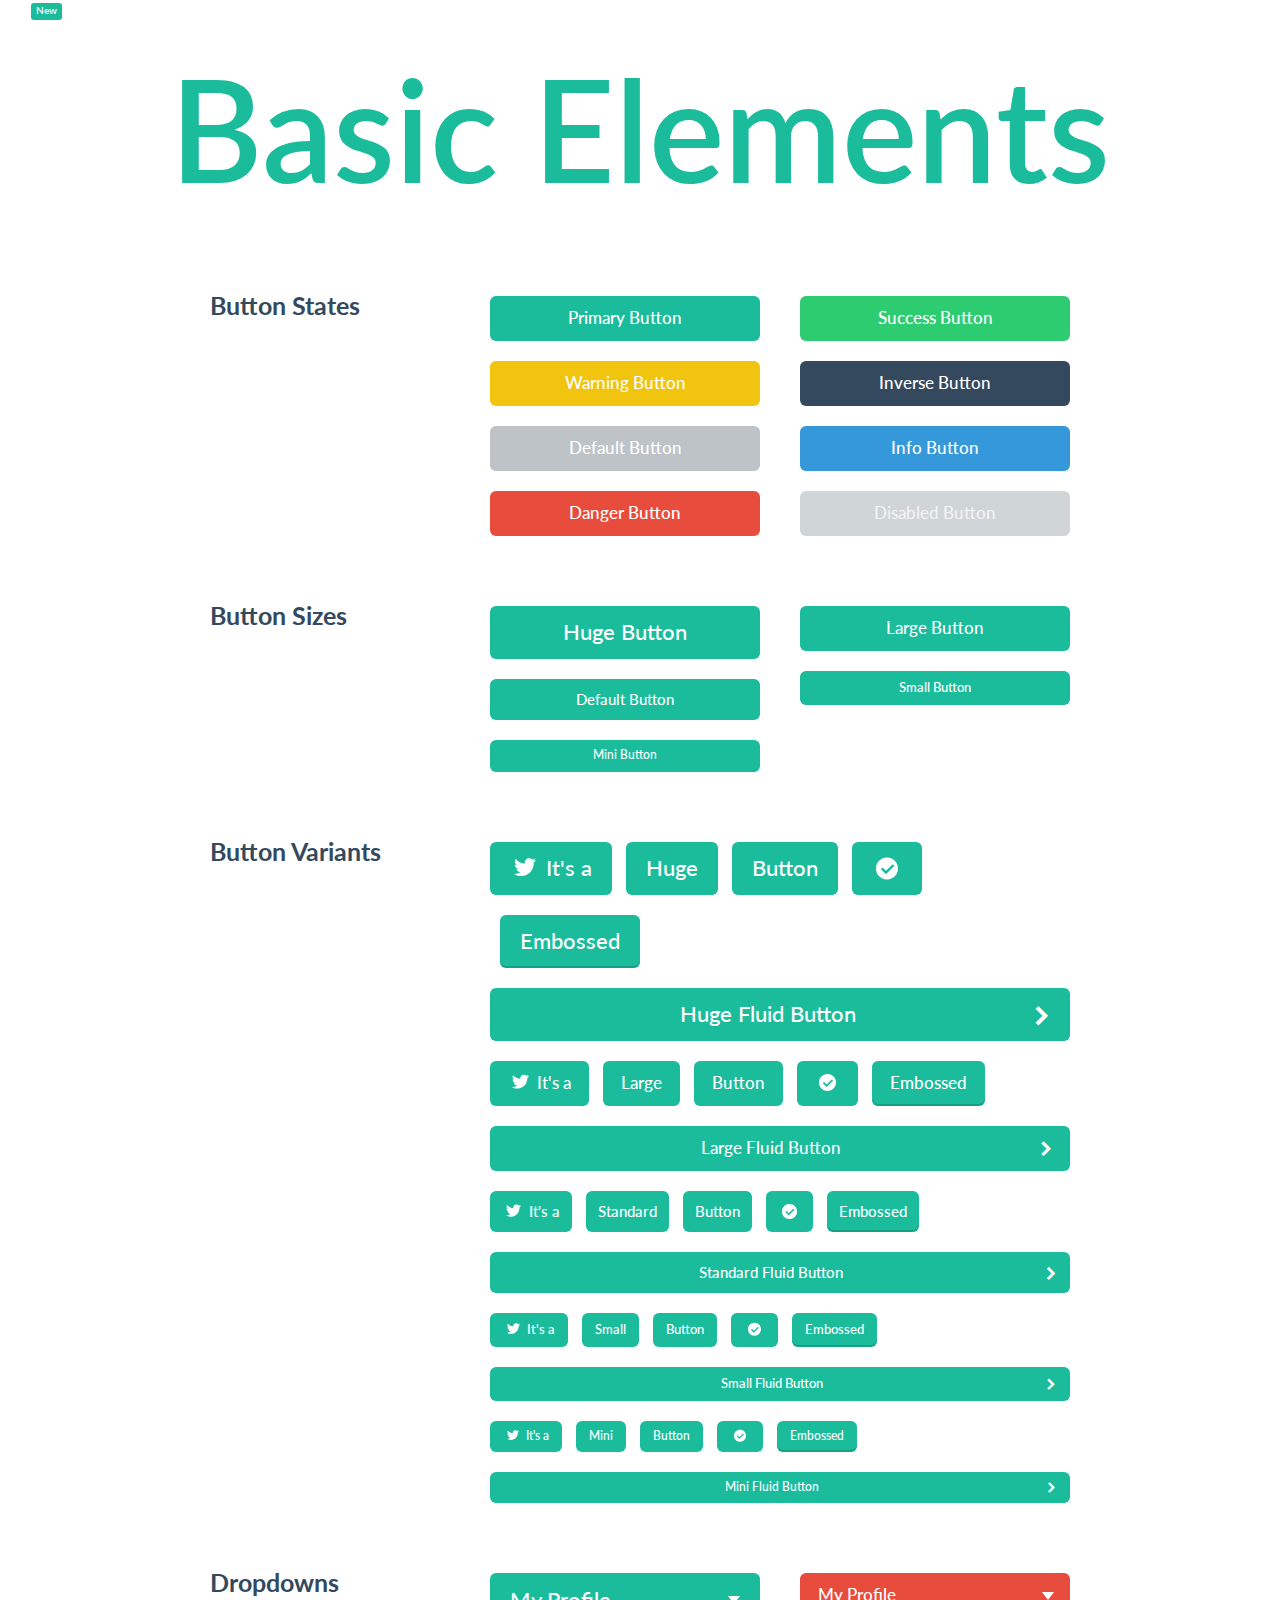
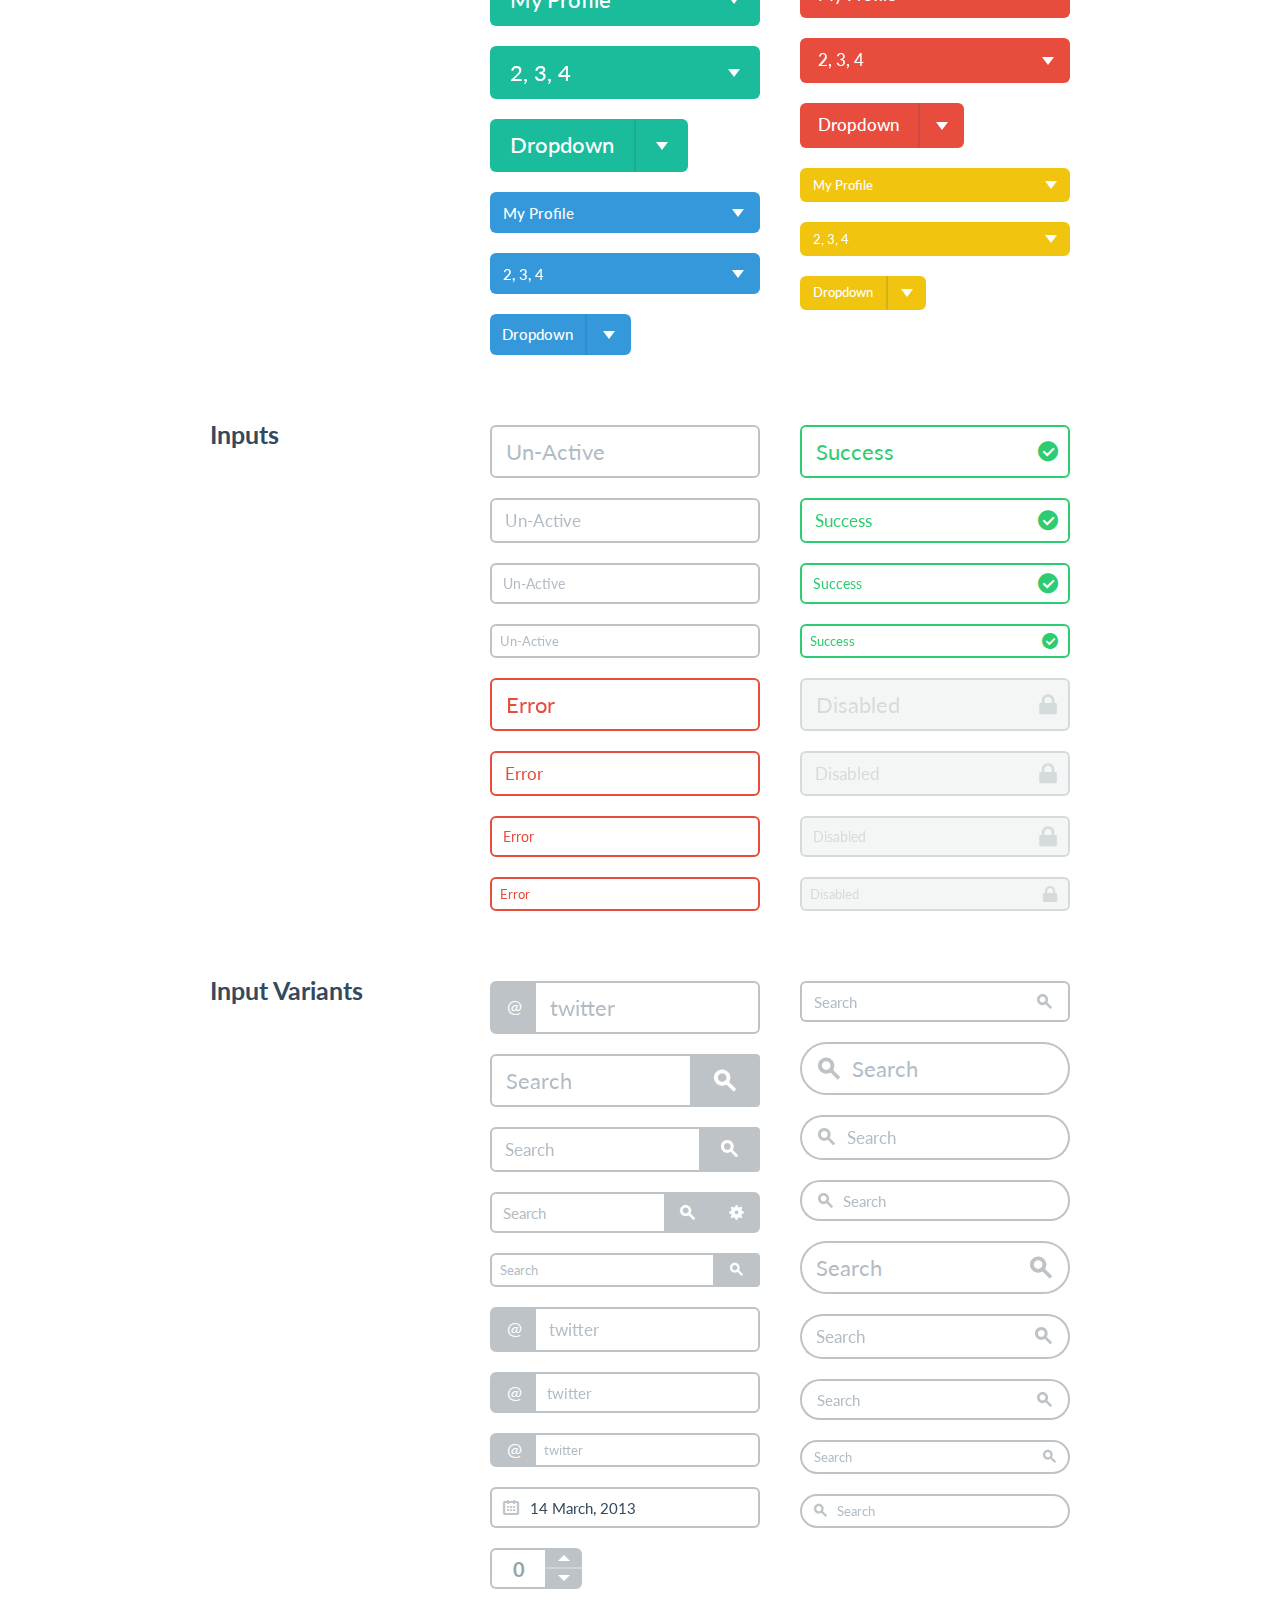
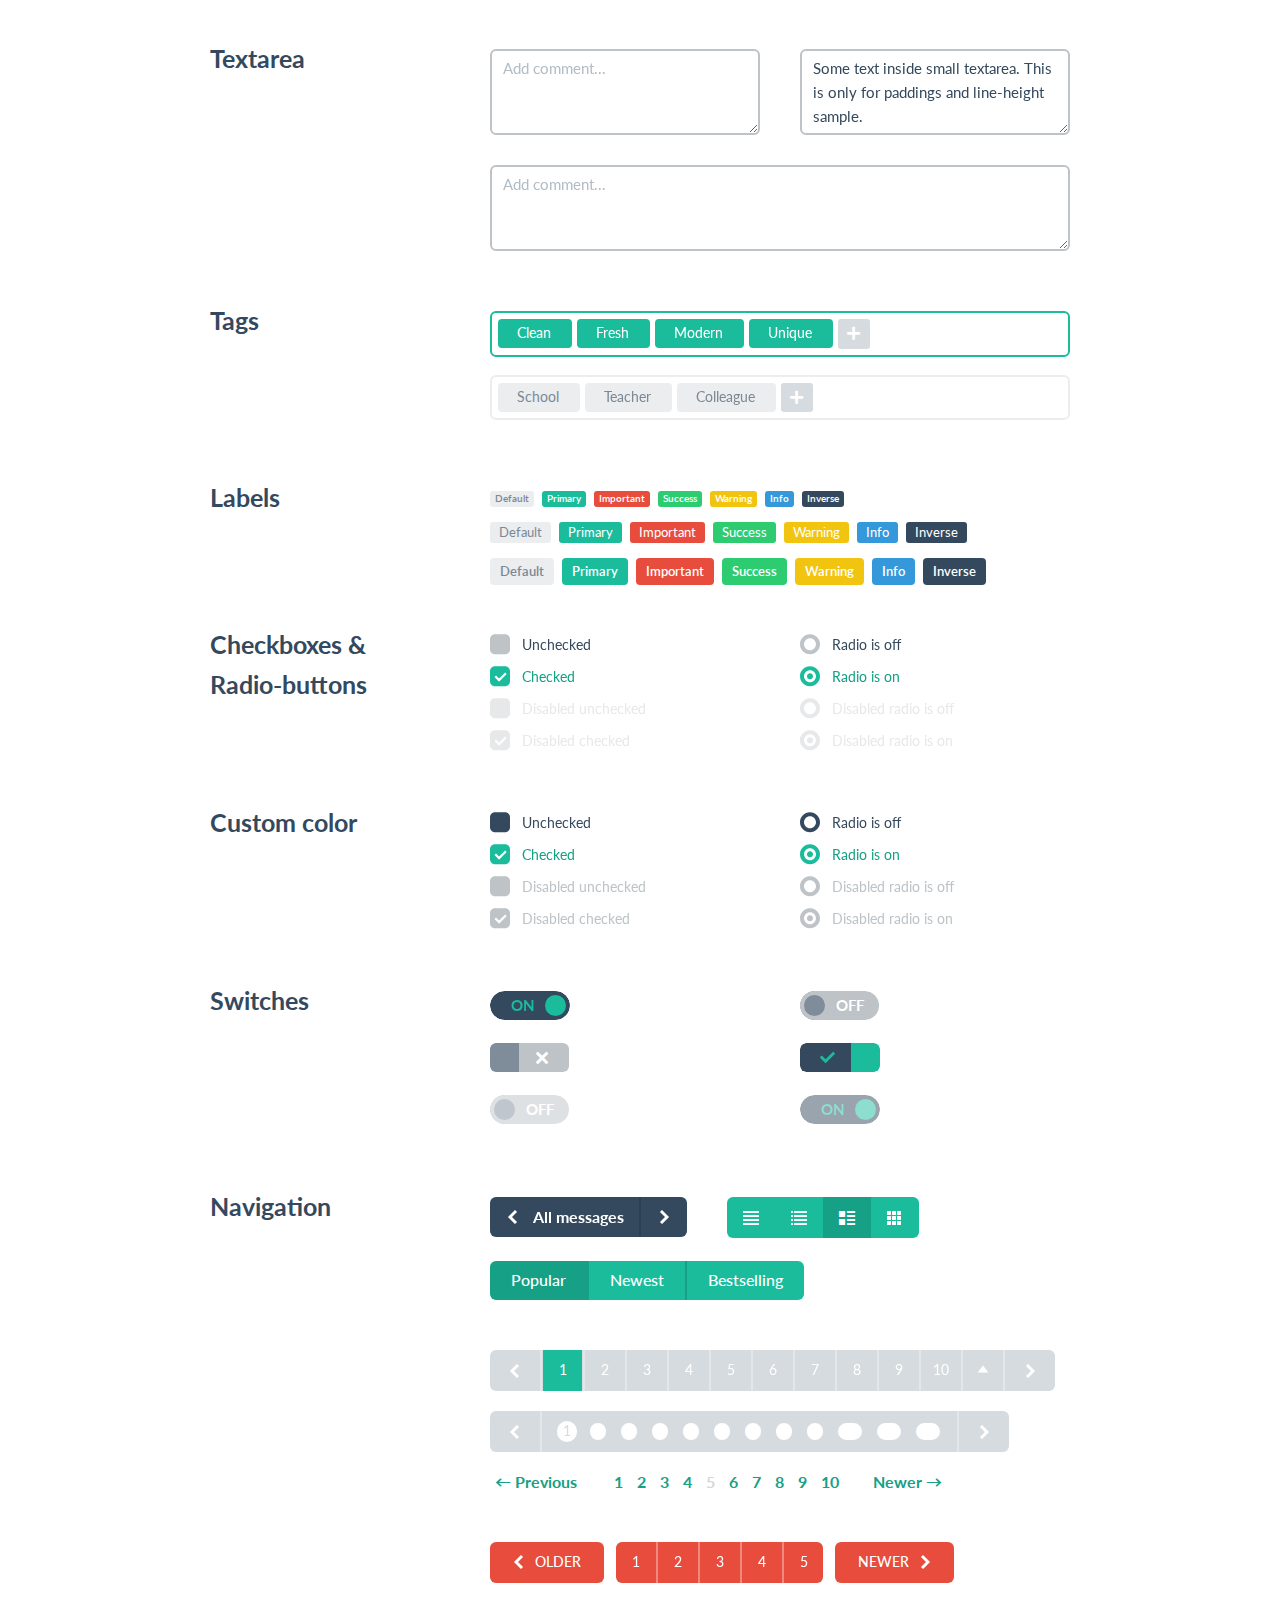
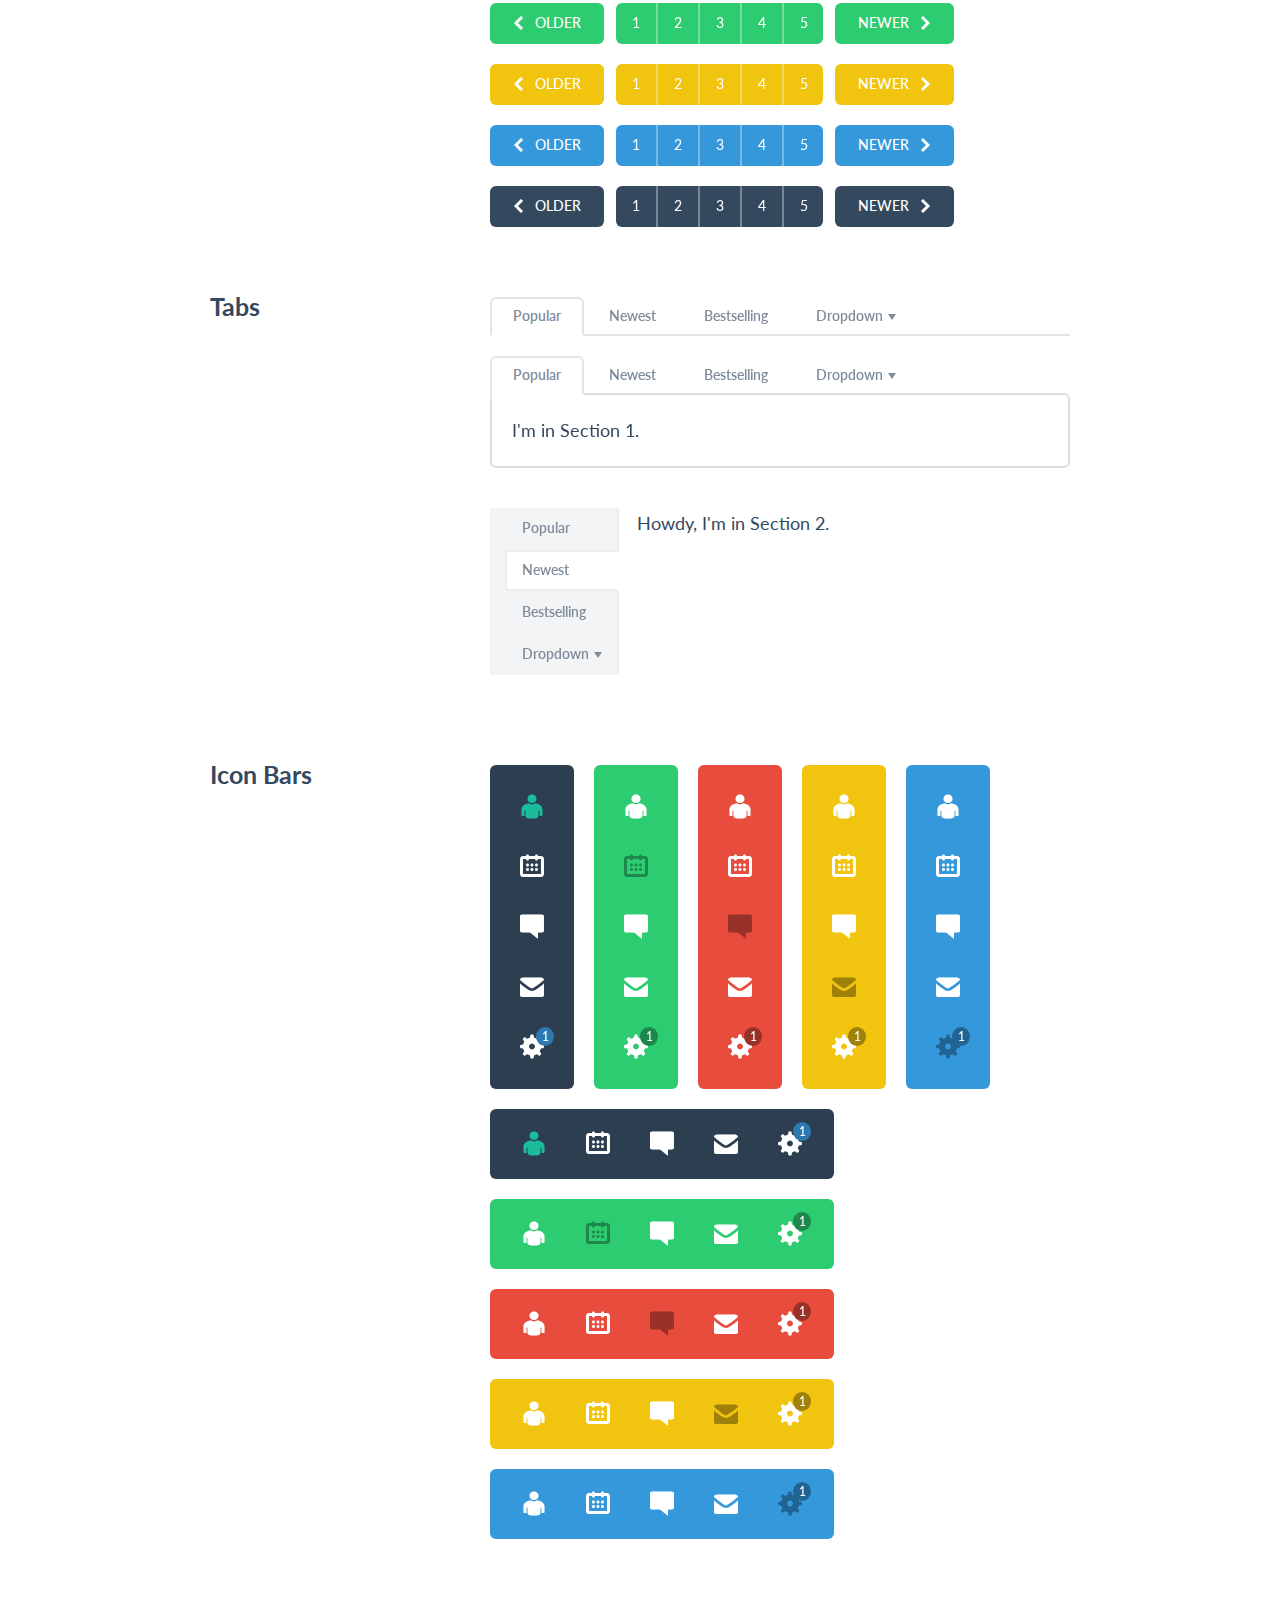
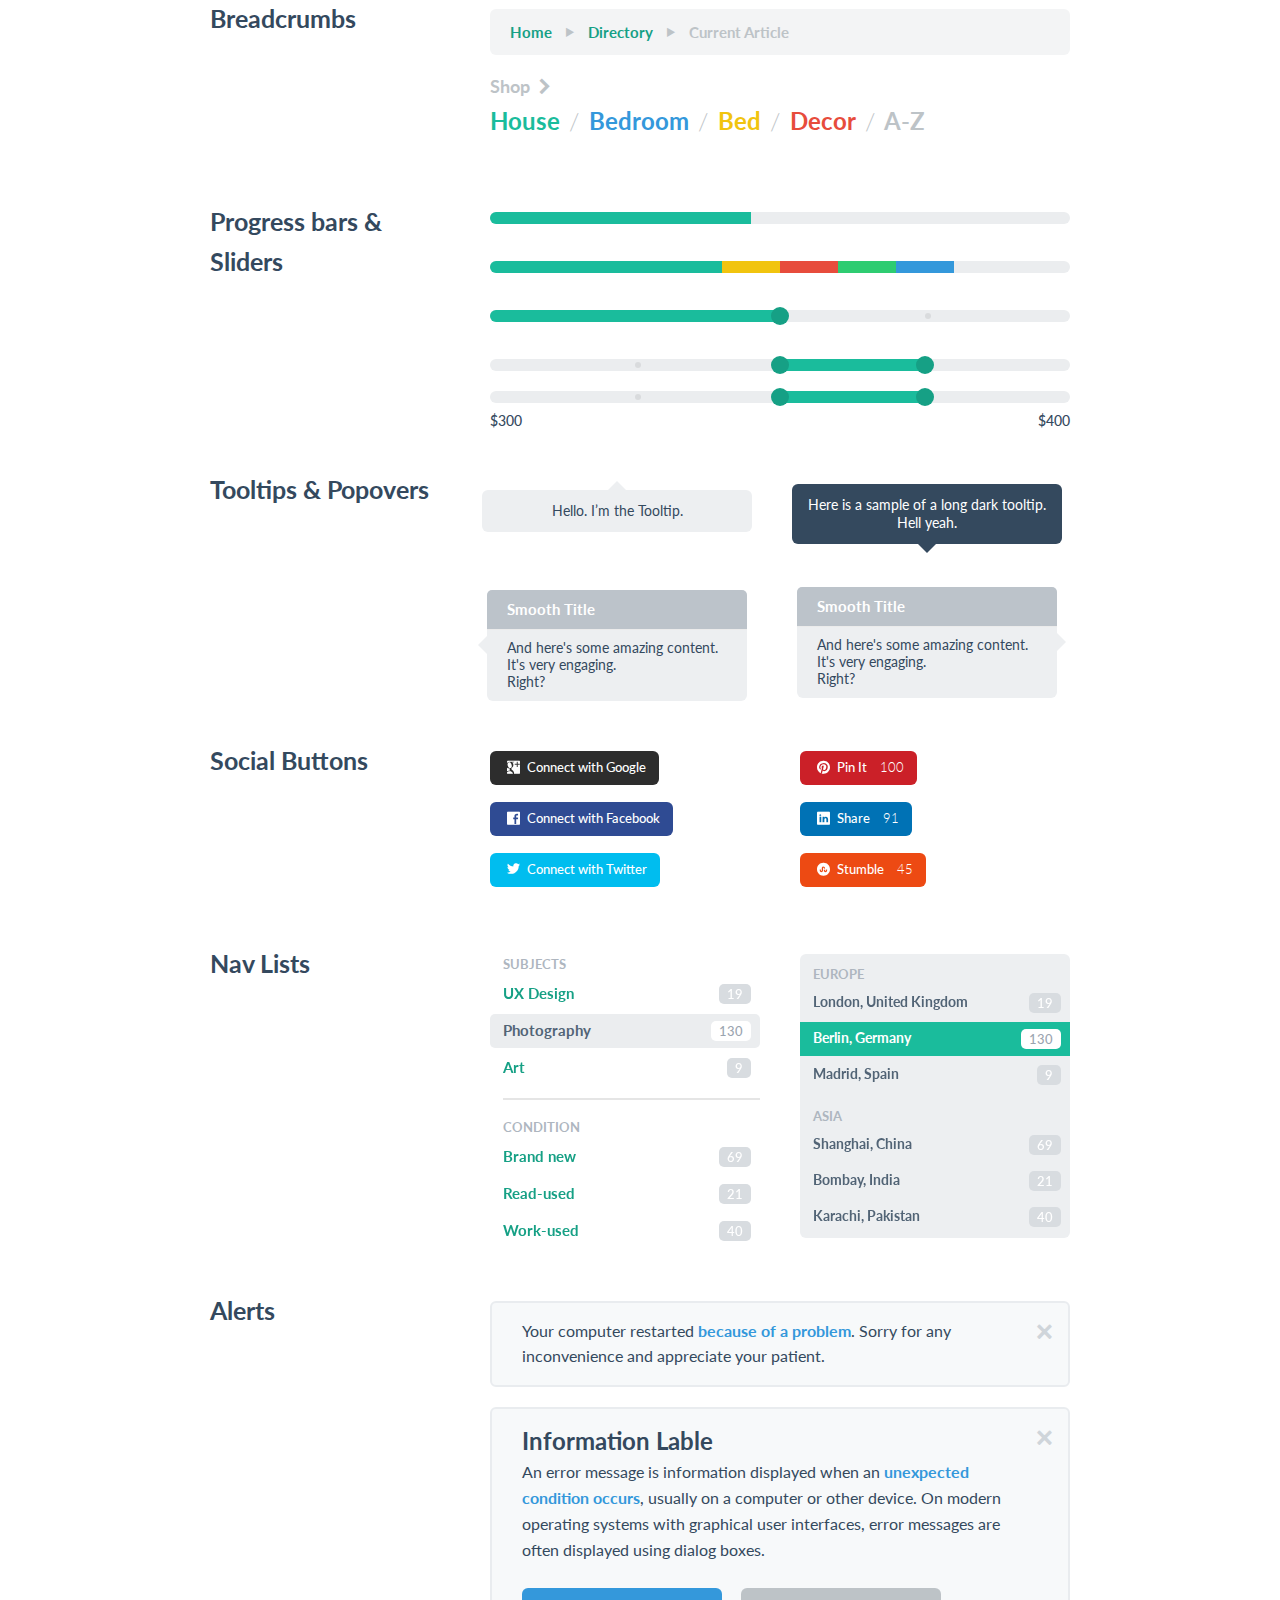
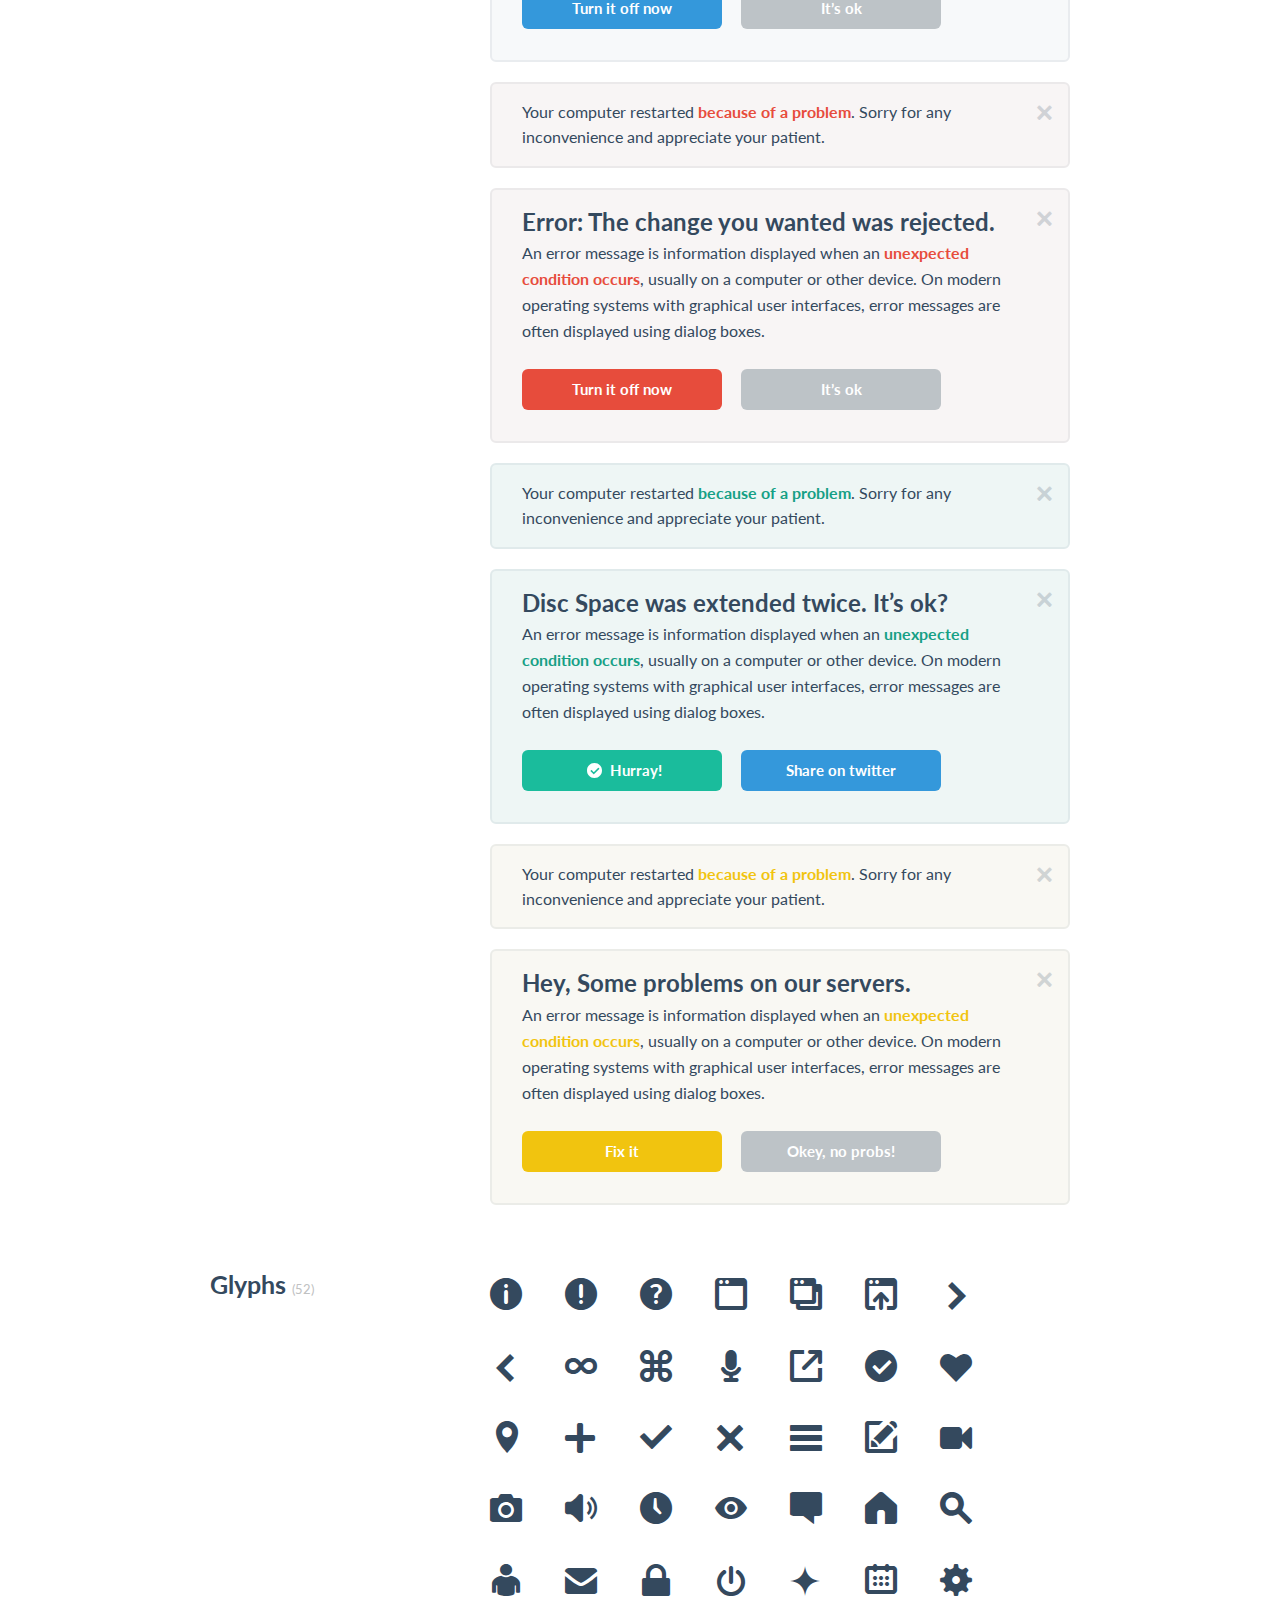
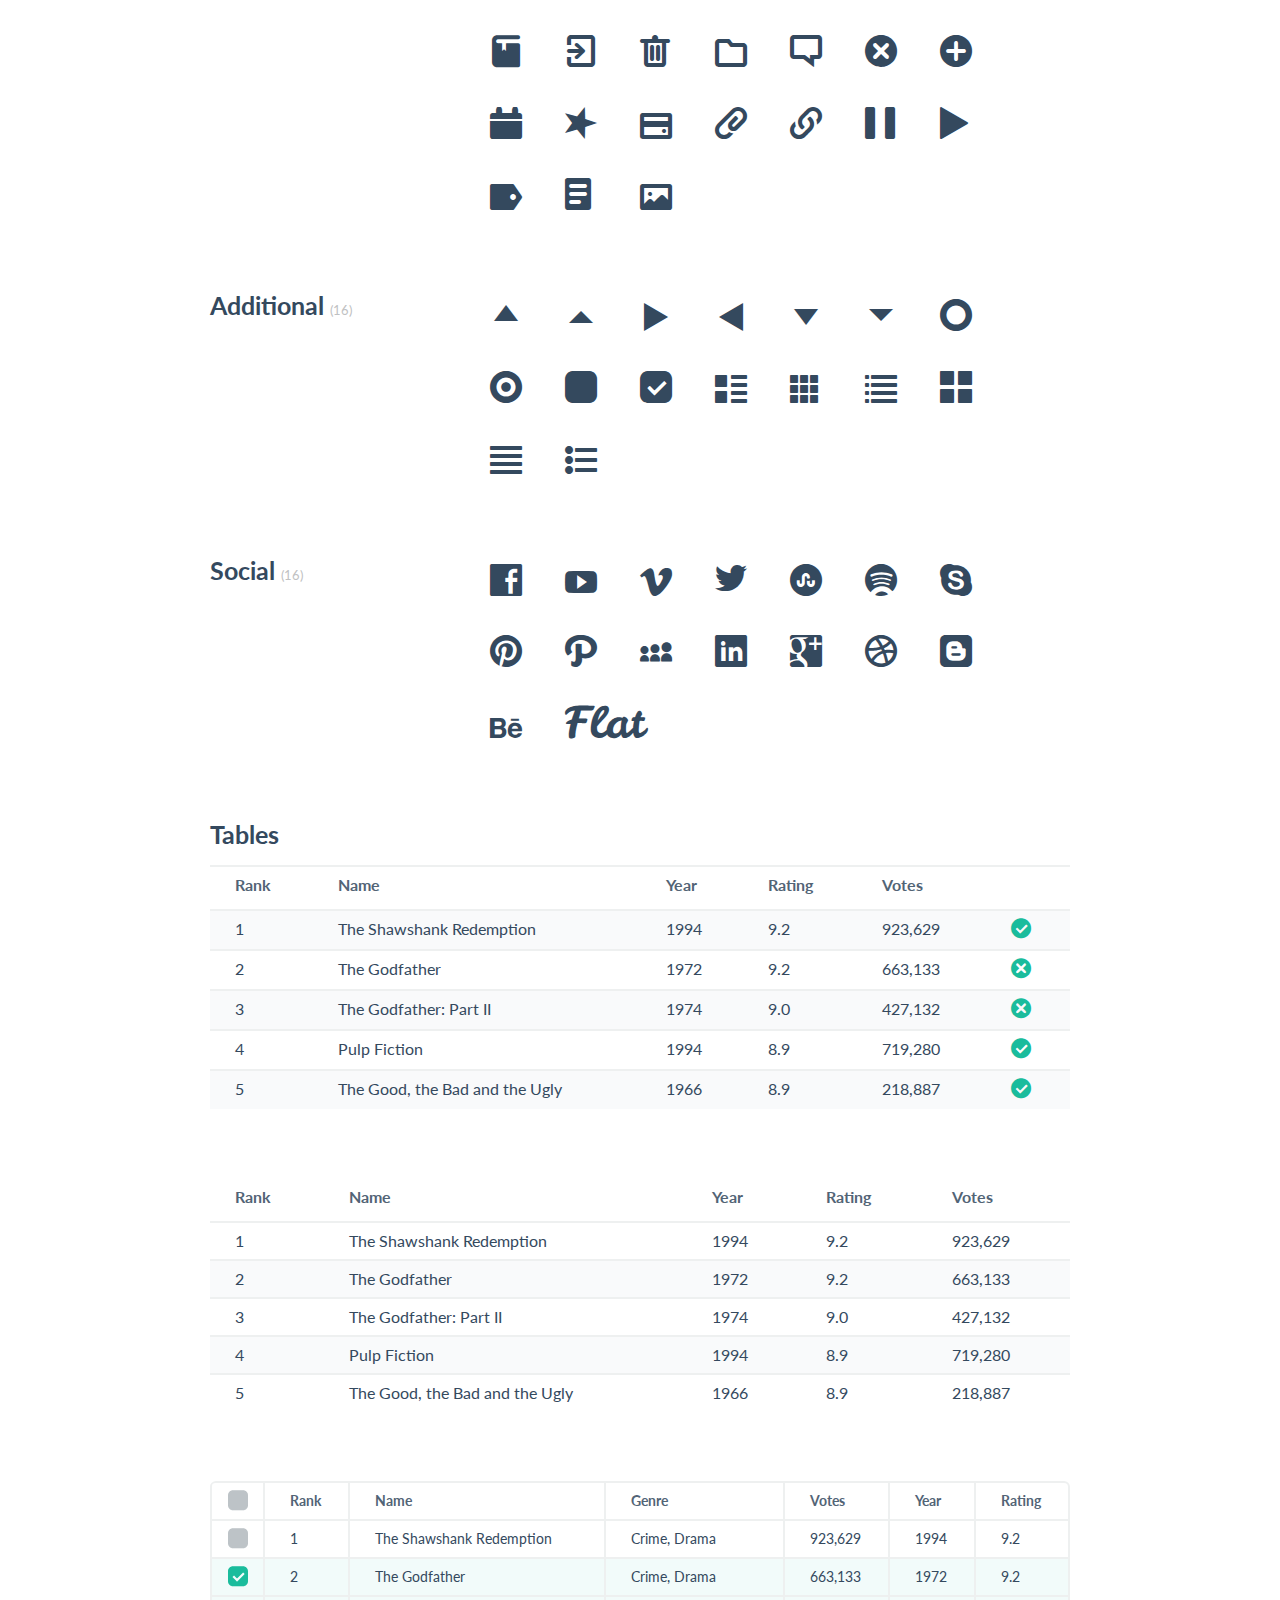
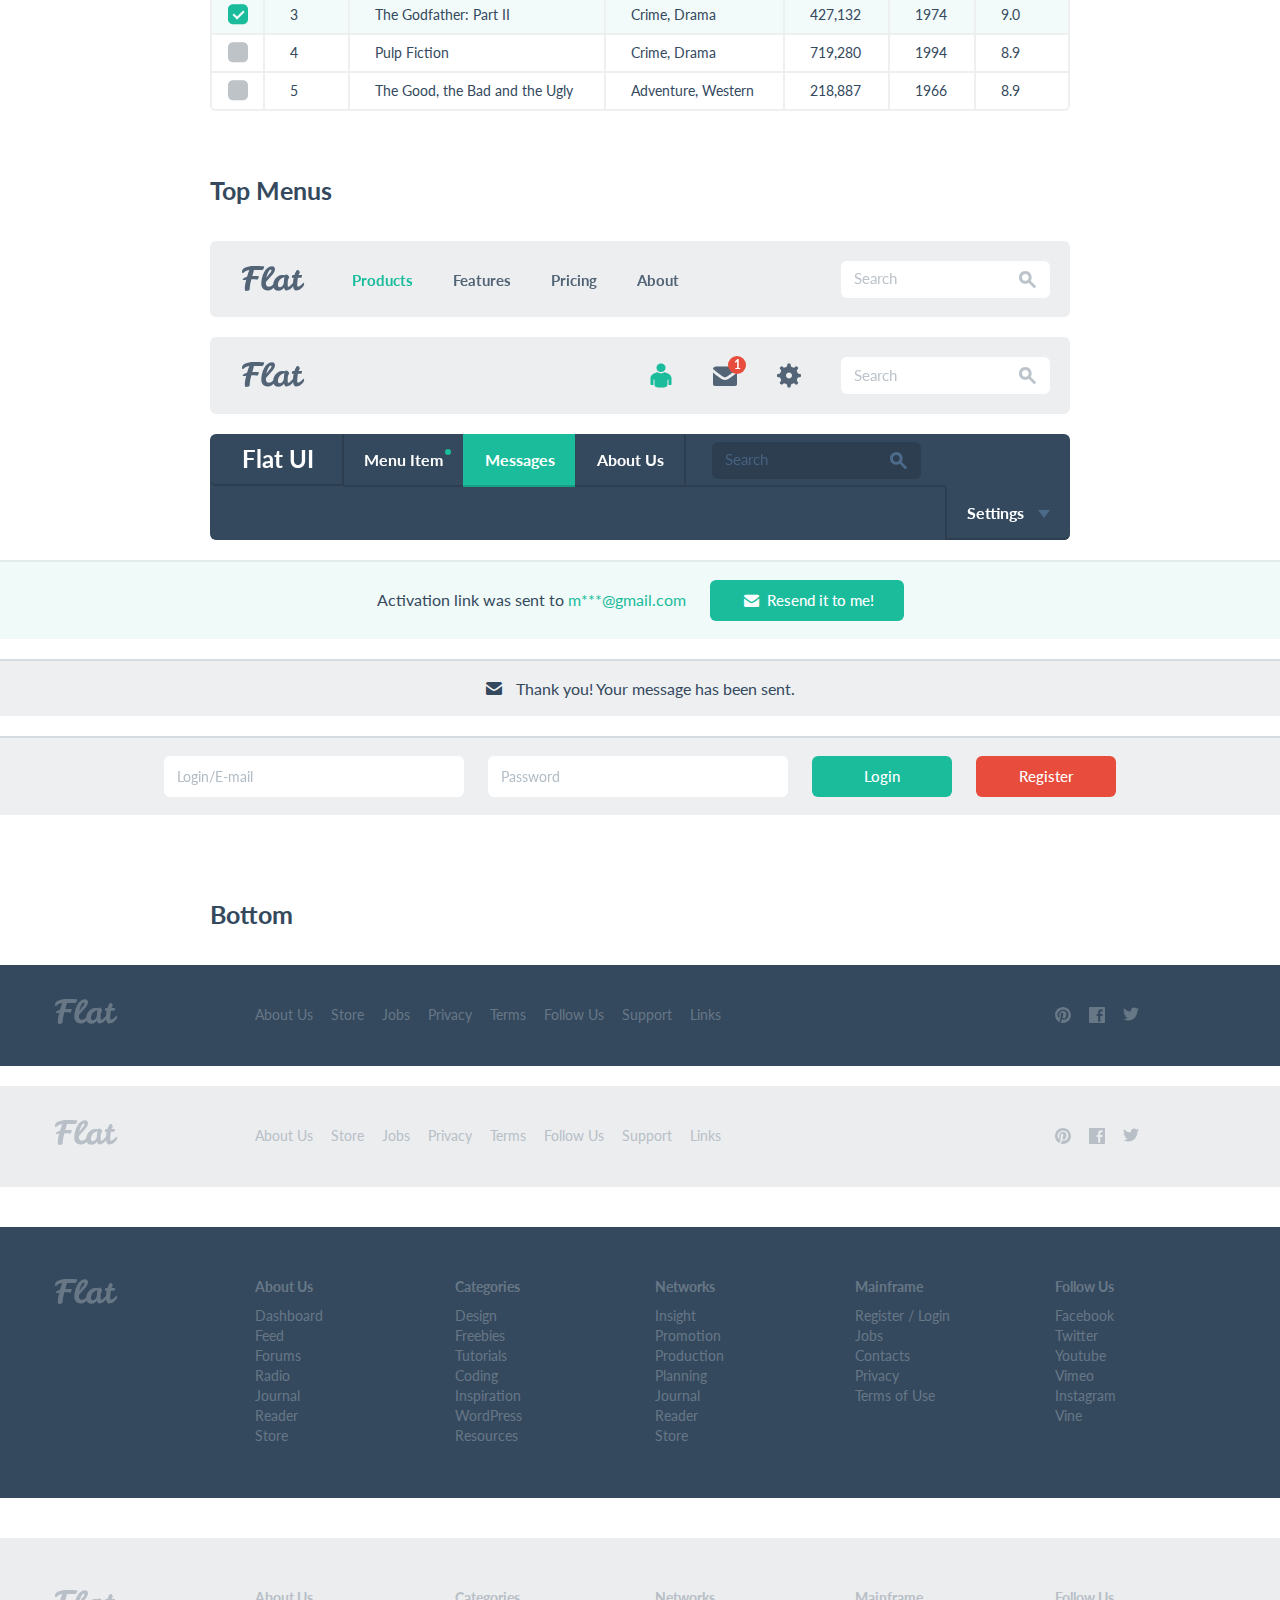
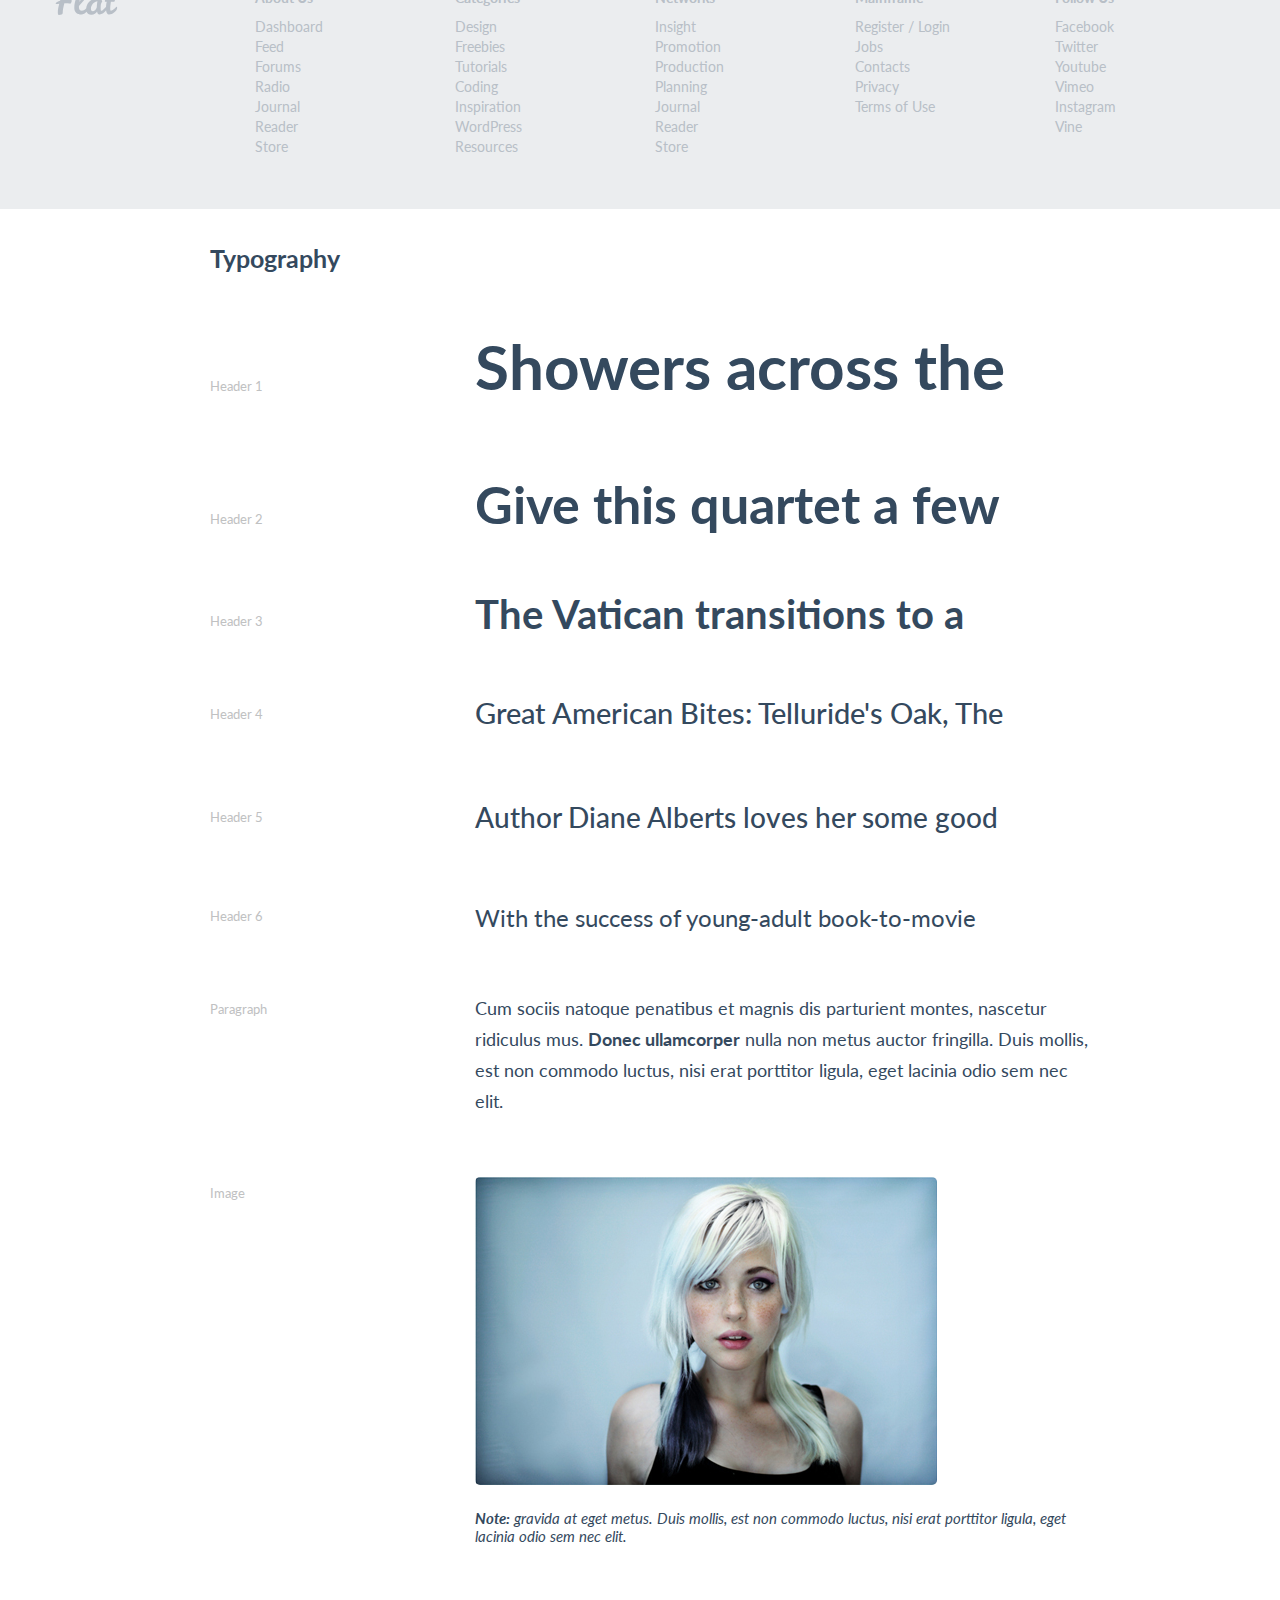
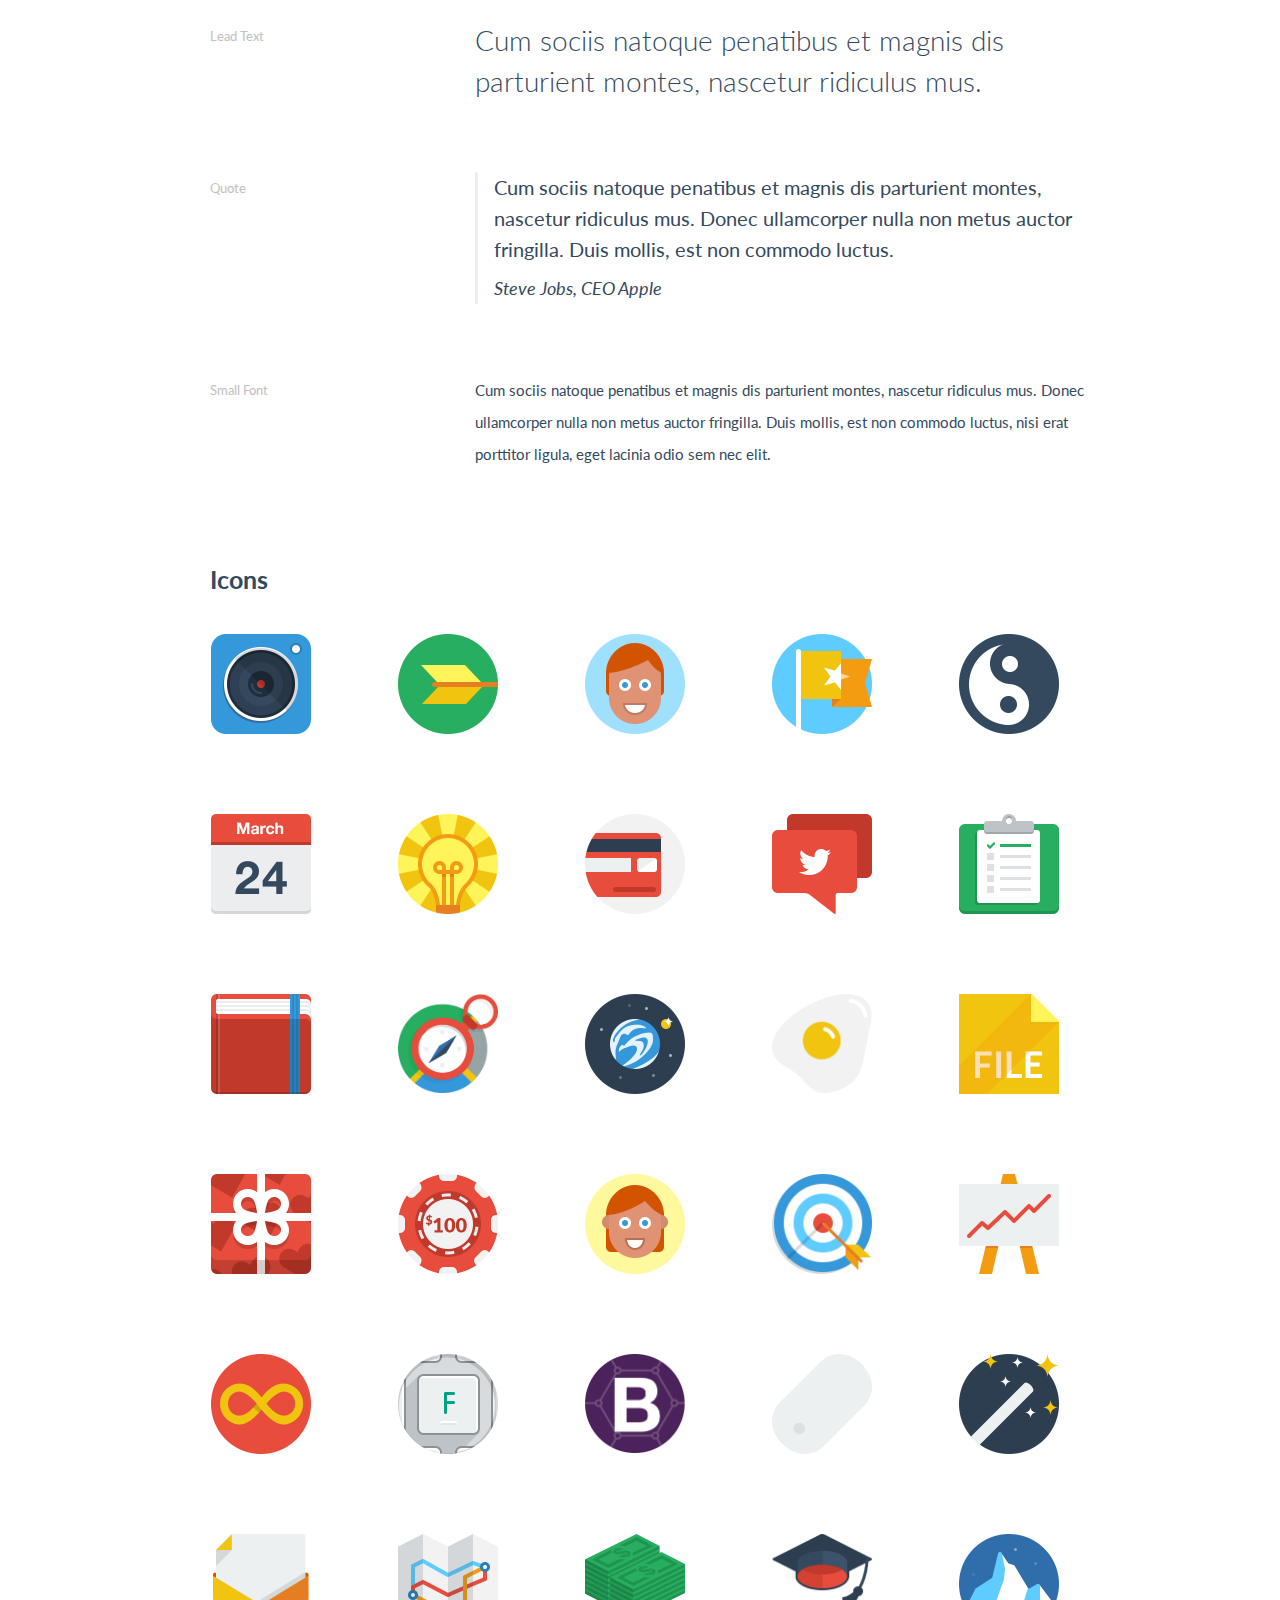
<file: example.html>
<!DOCTYPE html>
<html lang="en">
  <head>
    <meta charset="utf-8">
    <title>Flat UI</title>
    <meta name="viewport" content="width=device-width, initial-scale=1.0">

    <!-- Loading Bootstrap -->
    <link href="bootstrap/css/bootstrap.css" rel="stylesheet">
    <link href="bootstrap/css/bootstrap-responsive.css" rel="stylesheet">

    <!-- Loading Flat UI -->
    <link href="css/flat-ui.css" rel="stylesheet">

    <link rel="shortcut icon" href="images/favicon.ico">

    <!-- HTML5 shim, for IE6-8 support of HTML5 elements. All other JS at the end of file. -->
    <!--[if lt IE 9]>
      <script src="js/html5shiv.js"></script>
    <![endif]-->
  </head>
  <body>
    <h1 class="demo-headline">Basic Elements</h1>
    <div class="container">
      <div class="demo-row demo-buttons">
        <div class="demo-title">
          <h3 class="demo-panel-title">Button States</h3>
        </div>

        <div class="demo-col">
          <a href="#fakelink" class="btn btn-large btn-block btn-primary">Primary Button</a>
          <a href="#fakelink" class="btn btn-large btn-block btn-warning">Warning Button</a>
          <a href="#fakelink" class="btn btn-large btn-block">Default Button</a>
          <a href="#fakelink" class="btn btn-large btn-block btn-danger">Danger Button</a>
        </div>

        <div class="demo-col">
          <a href="#fakelink" class="btn btn-large btn-block btn-success">Success Button</a>
          <a href="#fakelink" class="btn btn-large btn-block btn-inverse">Inverse Button</a>
          <a href="#fakelink" class="btn btn-large btn-block btn-info">Info Button</a>
          <a href="#fakelink" class="btn btn-large btn-block disabled">Disabled Button</a>
        </div>
      </div> <!-- /row -->

      <div class="demo-row demo-buttons">
        <div class="demo-title">
          <h3 class="demo-panel-title">Button Sizes</h3>
        </div>

        <div class="demo-col">
          <a href="#fakelink" class="btn btn-huge btn-block btn-primary">Huge Button</a>
          <a href="#fakelink" class="btn btn-block btn-primary">Default Button</a>
          <a href="#fakelink" class="btn btn-mini btn-block btn-primary">Mini Button</a>
        </div>

        <div class="demo-col">
          <a href="#fakelink" class="btn btn-large btn-block btn-primary">Large Button</a>
          <a href="#fakelink" class="btn btn-small btn-block btn-primary">Small Button</a>
        </div>
      </div> <!-- /row -->

      <div class="demo-row demo-buttons">
        <div class="demo-title">
          <h3 class="demo-panel-title">Button Variants</h3>
        </div>

        <div class="demo-content">
          <a href="#fakelink" class="btn btn-huge btn-primary">
            <i class="fui-twitter"></i>
            It's a
          </a>
          <a href="#fakelink" class="btn btn-huge btn-primary mhm">
            Huge
          </a>
          <a href="#fakelink" class="btn btn-huge btn-primary">
            Button
          </a>
          <a href="#fakelink" class="btn btn-huge btn-primary mlm">
            <i class="fui-check-inverted"></i>
          </a>
          <a href="#fakelink" class="btn btn-huge btn-primary btn-embossed mlm">
            Embossed
          </a>
          <a href="#fakelink" class="btn btn-huge btn-primary btn-block">
            Huge Fluid Button
            <i class="fui-arrow-right pull-right"></i>
          </a>

          <a href="#fakelink" class="btn btn-large btn-primary">
            <i class="fui-twitter"></i>
            It's a
          </a>
          <a href="#fakelink" class="btn btn-large btn-primary mhm">Large</a>
          <a href="#fakelink" class="btn btn-large btn-primary">
            Button
          </a>
          <a href="#fakelink" class="btn btn-large btn-primary mlm">
            <i class="fui-check-inverted"></i>
          </a>
          <a href="#fakelink" class="btn btn-large btn-primary btn-embossed mlm">
            Embossed
          </a>
          <a href="#fakelink" class="btn btn-large btn-primary btn-block">
            Large Fluid Button
            <i class="fui-arrow-right pull-right"></i>
          </a>
          <a href="#fakelink" class="btn btn-primary">
            <i class="fui-twitter"></i>
            It's a
          </a>
          <a href="#fakelink" class="btn btn-primary mhm">
            Standard
          </a>
          <a href="#fakelink" class="btn btn-primary">
            Button
          </a>
          <a href="#fakelink" class="btn btn-primary mlm">
            <i class="fui-check-inverted"></i>
          </a>
          <a href="#fakelink" class="btn btn-primary btn-embossed mlm">
            Embossed
          </a>
          <a href="#fakelink" class="btn btn-primary btn-block">
            Standard Fluid Button
            <i class="fui-arrow-right pull-right"></i>
          </a>

          <a href="#fakelink" class="btn btn-small btn-primary">
            <i class="fui-twitter"></i>
            It's a
          </a>
          <a href="#fakelink" class="btn btn-small btn-primary mhm">Small</a>
          <a href="#fakelink" class="btn btn-small btn-primary">
            Button
          </a>
          <a href="#fakelink" class="btn btn-small btn-primary mlm">
            <i class="fui-check-inverted"></i>
          </a>
          <a href="#fakelink" class="btn btn-small btn-primary btn-embossed mlm">
            Embossed
          </a>
          <a href="#fakelink" class="btn btn-small btn-primary btn-block">
            Small Fluid Button
            <i class="fui-arrow-right pull-right"></i>
          </a>

          <a href="#fakelink" class="btn btn-mini btn-primary">
            <i class="fui-twitter"></i>
            It's a
          </a>
          <a href="#fakelink" class="btn btn-mini btn-primary mhm">Mini</a>
          <a href="#fakelink" class="btn btn-mini btn-primary">
            Button
          </a>
          <a href="#fakelink" class="btn btn-mini btn-primary mlm">
            <i class="fui-check-inverted"></i>
          </a>
          <a href="#fakelink" class="btn btn-mini btn-primary btn-embossed mlm">
            Embossed
          </a>
          <a href="#fakelink" class="btn btn-mini btn-primary btn-block">
            Mini Fluid Button
            <i class="fui-arrow-right pull-right"></i>
          </a>
        </div>
      </div> <!-- /row -->

      <div class="demo-row">
        <div class="demo-title">
          <h3 class="demo-panel-title">Dropdowns</h3>
        </div>

        <div class="demo-col">
          <select name="huge" class="select-block mbl">
            <optgroup label="Profile">
              <option value="0">My Profile</option>
              <option value="1">My Friends</option>
            </optgroup>
            <optgroup label="System">
              <option value="2">Messages</option>
              <option value="3">My Settings</option>
              <option value="4" class="highlighted fui-lock">Logout</option>
            </optgroup>
          </select>

          <select multiple="multiple" name="huge" class="select-block mbl">
            <option value="0">1</option>
            <option value="1" selected>2</option>
            <option value="2" selected>3</option>
            <option value="3" selected>4</option>
            <option value="4">5</option>
          </select>

          <div class="mbl">
            <div class="btn-group">
              <i class="dropdown-arrow dropdown-arrow-inverse"></i>
              <button class="btn btn-primary btn-huge">Dropdown</button>
              <button class="btn btn-primary btn-huge dropdown-toggle" data-toggle="dropdown">
                <span class="caret"></span>
              </button>
              <ul class="dropdown-menu dropdown-inverse">
                <li><a href="#fakelink">Sub Menu Element</a></li>
                <li><a href="#fakelink">Sub Menu Element</a></li>
                <li><a href="#fakelink">Sub Menu Element</a></li>
              </ul>
            </div>
          </div>

          <select name="info" class="select-block mbl">
            <optgroup label="Profile">
              <option value="0">My Profile</option>
              <option value="1">My Friends</option>
            </optgroup>
            <optgroup label="System">
              <option value="2">Messages</option>
              <option value="3">My Settings</option>
              <option value="4" class="highlighted fui-lock">Logout</option>
            </optgroup>
          </select>

          <div class="mbl">
            <select multiple="multiple" name="info" class="select-block">
              <option value="0">1</option>
              <option value="1" selected>2</option>
              <option value="2" selected>3</option>
              <option value="3" selected>4</option>
              <option value="4">5</option>
            </select>
          </div>

          <div class="mbl">
            <div class="btn-group">
              <i class="dropdown-arrow dropdown-arrow-inverse"></i>
              <button class="btn btn-info">Dropdown</button>
              <button class="btn btn-info dropdown-toggle" data-toggle="dropdown">
                <span class="caret"></span>
              </button>
              <ul class="dropdown-menu dropdown-inverse">
                <li><a href="#fakelink">Sub Menu Element</a></li>
                <li><a href="#fakelink">Sub Menu Element</a></li>
                <li><a href="#fakelink">Sub Menu Element</a></li>
              </ul>
            </div>
          </div>
        </div>

        <div class="demo-col">
          <select name="large" class="select-block mbl">
            <optgroup label="Profile">
              <option value="0">My Profile</option>
              <option value="1">My Friends</option>
            </optgroup>
            <optgroup label="System">
              <option value="2">Messages</option>
              <option value="3">My Settings</option>
              <option value="4" class="highlighted fui-lock">Logout</option>
            </optgroup>
          </select>

          <div class="mbl">
            <select multiple="multiple" name="large" class="select-block">
              <option value="0">1</option>
              <option value="1" selected>2</option>
              <option value="2" selected>3</option>
              <option value="3" selected>4</option>
              <option value="4">5</option>
            </select>
          </div>

          <div class="mbl">
            <div class="btn-group">
              <i class="dropdown-arrow dropdown-arrow-inverse"></i>
              <button class="btn btn-danger btn-large">Dropdown</button>
              <button class="btn btn-danger btn-large dropdown-toggle" data-toggle="dropdown">
                <span class="caret"></span>
              </button>
              <ul class="dropdown-menu dropdown-inverse">
                <li><a href="#fakelink">Sub Menu Element</a></li>
                <li><a href="#fakelink">Sub Menu Element</a></li>
                <li><a href="#fakelink">Sub Menu Element</a></li>
              </ul>
            </div>
          </div>

          <select name="small" class="select-block mbl">
            <optgroup label="Profile">
              <option value="0">My Profile</option>
              <option value="1">My Friends</option>
            </optgroup>
            <optgroup label="System">
              <option value="2">Messages</option>
              <option value="3">My Settings</option>
              <option value="4" class="highlighted fui-lock">Logout</option>
            </optgroup>
          </select>

          <div class="mbl">
            <select multiple="multiple" name="small" class="select-block">
              <option value="0">1</option>
              <option value="1" selected>2</option>
              <option value="2" selected>3</option>
              <option value="3" selected>4</option>
              <option value="4">5</option>
            </select>
          </div>

          <div class="mbl">
            <div class="btn-group">
              <i class="dropdown-arrow dropdown-arrow-inverse"></i>
              <button class="btn btn-warning btn-small">Dropdown</button>
              <button class="btn btn-warning btn-small dropdown-toggle" data-toggle="dropdown">
                <span class="caret"></span>
              </button>
              <ul class="dropdown-menu dropdown-inverse">
                <li><a href="#fakelink">Sub Menu Element</a></li>
                <li><a href="#fakelink">Sub Menu Element</a></li>
                <li><a href="#fakelink">Sub Menu Element</a></li>
              </ul>
            </div>
          </div>
        </div>
      </div> <!-- /row -->

      <div class="demo-row demo-inputs">
        <div class="demo-title">
          <h3 class="demo-panel-title">Inputs</h3>
        </div>
        <div class="demo-col">
          <div class="control-group huge">
            <input type="text" value="" placeholder="Un-Active" class="span3">
          </div>
          <div class="control-group large">
            <input type="text" value="" placeholder="Un-Active" class="span3">
          </div>
          <div class="control-group">
            <input type="text" value="" placeholder="Un-Active" class="span3">
          </div>
          <div class="control-group small">
            <input type="text" value="" placeholder="Un-Active" class="span3">
          </div>
          <div class="control-group error huge">
            <input type="text" value="Error" class="span3">
          </div>
          <div class="control-group error large">
            <input type="text" value="Error" class="span3">
          </div>
          <div class="control-group error">
            <input type="text" value="Error" class="span3">
          </div>
          <div class="control-group error small">
            <input type="text" value="Error" class="span3">
          </div>
        </div>

        <div class="demo-col">
          <div class="control-group success huge">
            <input type="text" value="Success" class="span3">
            <i class="input-icon fui-check-inverted"></i>
          </div>
          <div class="control-group success large">
            <input type="text" value="Success" class="span3">
            <i class="input-icon fui-check-inverted"></i>
          </div>
          <div class="control-group success">
            <input type="text" value="Success" class="span3">
            <i class="input-icon fui-check-inverted"></i>
          </div>
          <div class="control-group success small">
            <input type="text" value="Success" class="span3">
            <i class="input-icon fui-check-inverted"></i>
          </div>
          <div class="control-group huge disabled">
            <input type="text" value="Disabled" disabled="disabled" class="span3">
            <i class="input-icon fui-lock"></i>
          </div>
          <div class="control-group large disabled">
            <input type="text" value="Disabled" disabled="disabled" class="span3">
            <i class="input-icon fui-lock"></i>
          </div>
          <div class="control-group disabled">
            <input type="text" value="Disabled" disabled="disabled" class="span3">
            <i class="input-icon fui-lock"></i>
          </div>
          <div class="control-group small disabled">
            <input type="text" value="Disabled" disabled="disabled" class="span3">
            <i class="input-icon fui-lock"></i>
          </div>
        </div>
      </div><!-- /row -->

      <div class="demo-row">
        <div class="demo-title">
          <h3 class="demo-panel-title">Input Variants</h3>
        </div>
        <div class="demo-col">
          <div class="control-group huge">
            <div class="input-prepend">
              <span class="add-on">@</span>
              <input class="span2" id="prependedInput-01" type="text" placeholder="twitter">
            </div>
          </div>
          <div class="control-group huge">
            <div class="input-append">
              <input class="span2" id="appendedInputButton-01" type="text" placeholder="Search">
              <button class="btn btn-huge" type="button"><span class="fui-search"></span></button>
            </div>
          </div>
          <div class="control-group large">
            <div class="input-append">
              <input class="span2" id="appendedInputButton-02" type="text" placeholder="Search">
              <button class="btn btn-large" type="button"><span class="fui-search"></span></button>
            </div>
          </div>
          <div class="control-group">
            <div class="input-append">
              <input class="span2" id="appendedInputButton-03" type="text" placeholder="Search">
              <div class="btn-group">
                <button class="btn" type="button"><span class="fui-search"></span></button>
                <button class="btn" type="button"><span class="fui-gear"></span></button>
              </div>
            </div>
          </div>
          <div class="control-group small">
            <div class="input-append">
              <input class="span2" id="appendedInputButton-04" type="text" placeholder="Search">
              <button class="btn btn-small" type="button"><span class="fui-search"></span></button>
            </div>
          </div>
          <div class="control-group large">
            <div class="input-prepend">
              <span class="add-on">@</span>
              <input class="span2" id="prependedInput-02" type="text" placeholder="twitter">
            </div>
          </div>
          <div class="control-group">
            <div class="input-prepend">
              <span class="add-on">@</span>
              <input class="span2" id="prependedInput-03" type="text" placeholder="twitter">
            </div>
          </div>
          <div class="control-group small">
            <div class="input-prepend">
              <span class="add-on">@</span>
              <input class="span2" id="prependedInput-04" type="text" placeholder="twitter">
            </div>
          </div>
          <div class="control-group">
            <div class="input-prepend input-datepicker">
              <button type="button" class="btn"><span class="fui-calendar"></span></button>
              <input type="text" class="span2" value="14 March, 2013" id="datepicker-01">
            </div>
          </div>
          <div class="control-group">
            <input type="text" id="spinner-01" placeholder="" value="0" class="spinner">
          </div>
        </div>

        <div class="demo-col">
          <form class="form-search">
            <div class="input-append">
              <input type="text" class="span2 search-query" placeholder="Search" id="search-query-1">
              <button type="submit" class="btn"><span class="fui-search"></span></button>
            </div>
          </form>
          <form class="form-search">
            <div class="input-prepend">
              <button type="submit" class="btn btn-huge"><span class="fui-search"></span></button>
              <input type="text" class="span2 huge search-query search-query-rounded" placeholder="Search" id="search-query-2">
            </div>
          </form>
          <form class="form-search">
            <div class="input-prepend">
              <button type="submit" class="btn btn-large"><span class="fui-search"></span></button>
              <input type="text" class="span2 large search-query search-query-rounded" placeholder="Search" id="search-query-3">
            </div>
          </form>
          <form class="form-search">
            <div class="input-prepend">
              <button type="submit" class="btn"><span class="fui-search"></span></button>
              <input type="text" class="span2 search-query search-query-rounded" placeholder="Search" id="search-query-4">
            </div>
          </form>
          <form class="form-search">
            <div class="input-append">
              <input type="text" class="span2 huge search-query search-query-rounded" placeholder="Search" id="search-query-5">
              <button type="submit" class="btn btn-huge"><span class="fui-search"></span></button>
            </div>
          </form>
          <form class="form-search">
            <div class="input-append">
              <input type="text" class="span2 large search-query search-query-rounded" placeholder="Search" id="search-query-6">
              <button type="submit" class="btn btn-large"><span class="fui-search"></span></button>
            </div>
          </form>
          <form class="form-search">
            <div class="input-append">
              <input type="text" class="span2 search-query search-query-rounded" placeholder="Search" id="search-query-7">
              <button type="submit" class="btn"><span class="fui-search"></span></button>
            </div>
          </form>
          <form class="form-search">
            <div class="input-append">
              <input type="text" class="span2 small search-query search-query-rounded" placeholder="Search" id="search-query-8">
              <button type="submit" class="btn btn-small"><span class="fui-search"></span></button>
            </div>
          </form>
          <form class="form-search">
            <div class="input-prepend">
              <button type="submit" class="btn btn-small"><span class="fui-search"></span></button>
              <input type="text" class="span2 small search-query search-query-rounded" placeholder="Search" id="search-query-9">
            </div>
          </form>
        </div>
      </div><!-- /row -->

      <div class="demo-row">
        <div class="demo-title">
          <h3 class="demo-panel-title">Textarea</h3>
        </div>
        <div class="last-col">
          <div class="demo-col">
            <textarea class="span6" rows="3" placeholder="Add comment..."></textarea>
          </div>
          <div class="demo-col">
            <textarea  class="span6" rows="3">Some text inside small textarea. This is only for paddings and line-height sample.</textarea>
          </div>
          <div class="demo-content ptl">
            <textarea rows="3" placeholder="Add comment..." class="span12"></textarea>
          </div>
        </div><!-- /demo-content -->
      </div><!-- /row -->

      <div class="demo-row">
        <div class="demo-title">
          <h3 class="demo-panel-title">Tags</h3>
        </div>
        <div class="demo-content">
          <input name="tagsinput" class="tagsinput tagsinput-primary" value="Clean,Fresh,Modern,Unique" />
          <input name="tagsinput" class="tagsinput" value="School,Teacher,Colleague" />
        </div> <!-- /tags -->
      </div><!-- /row -->

      <div class="demo-row">
        <div class="demo-title">
          <h3 class="demo-panel-title">Labels</h3>
        </div>
        <div class="demo-content">
          <div class="mbm pbs demo-inline">
            <span class="label label-small">Default</span>
            <span class="label label-small label-primary">Primary</span>
            <span class="label label-small label-important">Important</span>
            <span class="visible-desktop">
              <span class="label label-small label-success">Success</span>
              <span class="label label-small label-warning">Warning</span>
              <span class="label label-small label-info">Info</span>
              <span class="label label-small label-inverse">Inverse</span>
            </span>
          </div>

          <div class="mbm pbs demo-inline">
            <span class="label">Default</span>
            <span class="label label-primary">Primary</span>
            <span class="label label-important">Important</span>
            <span class="visible-desktop">
              <span class="label label-success">Success</span>
              <span class="label label-warning">Warning</span>
              <span class="label label-info">Info</span>
              <span class="label label-inverse">Inverse</span>
            </span>
          </div>

          <span class="demo-inline">
            <span class="label label-large">Default</span>
            <span class="label label-large label-primary">Primary</span>
            <span class="label label-large label-important">Important</span>
            <span class="visible-desktop">
              <span class="label label-large label-success">Success</span>
              <span class="label label-large label-warning">Warning</span>
              <span class="label label-large label-info">Info</span>
              <span class="label label-large label-inverse">Inverse</span>
            </span>
          </span>
        </div> <!-- /tags -->
      </div> <!-- /row -->

      <div class="demo-row">
        <h3 class="demo-title">Checkboxes &<br /> Radio-buttons</h3>
        <div class="demo-col">
          <label class="checkbox" for="checkbox1">
            <input type="checkbox" value="" id="checkbox1" data-toggle="checkbox">
            Unchecked
          </label>
          <label class="checkbox" for="checkbox2">
            <input type="checkbox" checked="checked" value="" id="checkbox2" data-toggle="checkbox" checked="">
            Checked
          </label>
          <label class="checkbox" for="checkbox3">
            <input type="checkbox" value="" id="checkbox3" data-toggle="checkbox" disabled="">
            Disabled unchecked
          </label>
          <label class="checkbox" for="checkbox4">
            <input type="checkbox" checked="checked" value="" id="checkbox4" data-toggle="checkbox" disabled="" checked="">
            Disabled checked
          </label>
        </div><!-- /.demo-col -->
        <div class="demo-col">
          <label class="radio">
            <input type="radio" name="optionsRadios" id="optionsRadios1" value="option1" data-toggle="radio">
            Radio is off
          </label>
          <label class="radio">
            <input type="radio" name="optionsRadios" id="optionsRadios2" value="option1" data-toggle="radio" checked="">
            Radio is on
          </label>

          <label class="radio">
            <input type="radio" name="optionsRadiosDisabled" id="optionsRadios3" value="option2" data-toggle="radio" disabled="">
            Disabled radio is off
          </label>
          <label class="radio">
            <input type="radio" name="optionsRadiosDisabled" id="optionsRadios4" value="option2" data-toggle="radio" checked="" disabled="">
            Disabled radio is on
          </label>
        </div><!-- /.demo-col -->
      </div><!-- /demo-row -->

      <div class="demo-row">
        <h3 class="demo-title">Custom color</h3>
        <div class="demo-col">
          <label class="checkbox primary" for="checkbox5">
            <input type="checkbox" value="" id="checkbox5" data-toggle="checkbox">
            Unchecked
          </label>
          <label class="checkbox primary" for="checkbox6">
            <input type="checkbox" checked="checked" value="" id="checkbox6" data-toggle="checkbox" checked="">
            Checked
          </label>
          <label class="checkbox primary" for="checkbox7">
            <input type="checkbox" value="" id="checkbox7" data-toggle="checkbox" disabled="">
            Disabled unchecked
          </label>
          <label class="checkbox primary" for="checkbox8">
            <input type="checkbox" checked="checked" value="" id="checkbox8" data-toggle="checkbox" disabled="" checked="">
            Disabled checked
          </label>
        </div><!-- /.demo-col -->
        <div class="demo-col">
          <label class="radio primary">
            <input type="radio" name="optionsRadios2" id="optionsRadios5" value="option1" data-toggle="radio">
            Radio is off
          </label>
          <label class="radio primary">
            <input type="radio" name="optionsRadios2" id="optionsRadios6" value="option1" data-toggle="radio" checked="">
            Radio is on
          </label>

          <label class="radio primary">
            <input type="radio" name="optionsRadiosDisabled2" id="optionsRadios7" value="option2" data-toggle="radio" disabled="">
            Disabled radio is off
          </label>
          <label class="radio primary">
            <input type="radio" name="optionsRadiosDisabled2" id="optionsRadios" value="option2" data-toggle="radio" checked="" disabled="">
            Disabled radio is on
          </label>
        </div><!-- /.demo-col -->
      </div><!-- /demo-row -->

      <div class="demo-row">
        <h3 class="demo-title">Switches</h3>
        <div class="last-col">
          <div class="demo-col">
            <input type="checkbox" checked data-toggle="switch" />
          </div><!-- /.demo-col -->

          <div class="demo-col">
            <input type="checkbox" data-toggle="switch" />
          </div><!-- /.demo-col -->

          <div class="demo-col ptl">
            <div class="switch switch-square"
              data-on-label="<i class='fui-check'></i>"
              data-off-label="<i class='fui-cross'></i>">
              <input type="checkbox" />
            </div>
          </div><!-- /.demo-col -->

          <div class="demo-col ptl">
            <div class="switch switch-square"
              data-on-label="<i class='fui-check'></i>"
              data-off-label="<i class='fui-cross'></i>">
              <input type="checkbox" checked />
            </div>
          </div><!-- /.demo-col -->

          <div class="demo-col ptl">
            <input type="checkbox" disabled data-toggle="switch" />
          </div><!-- /.demo-col -->

          <div class="demo-col ptl">
            <input type="checkbox" checked disabled data-toggle="switch" />
          </div><!-- /.demo-col -->
        </div><!-- /.demo-row -->
      </div>

      <div class="demo-row demo-navigation">
        <div class="demo-title">
          <h3 class="demo-panel-title">Navigation</h3>
        </div>
        <div class="demo-content">
          <div class="row-fluid">
            <div class="pull-left mrl">
              <ul class="pager">
                <li class="previous">
                  <a href="#fakelink">
                    <i class="fui-arrow-left"></i>
                    <span>All messages</span>
                  </a>
                </li>
                <li class="next">
                  <a href="#fakelink">
                    <i class="fui-arrow-right"></i>
                  </a>
                </li>
              </ul> <!-- /pager -->
            </div>

            <div class="pull-left mll pvm">
              <div class="btn-toolbar">
                <div class="btn-group">
                  <a class="btn btn-primary" href="#fakelink"><i class="fui-list-columned"></i></a>
                  <a class="btn btn-primary" href="#fakelink"><i class="fui-list-numbered"></i></a>
                  <a class="btn btn-primary active" href="#fakelink"><i class="fui-list-thumbnailed"></i></a>
                  <a class="btn btn-primary" href="#fakelink"><i class="fui-list-small-thumbnails"></i></a>
                </div>
              </div> <!-- /toolbar -->
            </div>
          </div>

          <div class="mbl pbm">
            <ul class="nav nav-pills">
              <li class="active"><a href="#fakelink">Popular</a></li>
              <li><a href="#fakelink">Newest</a></li>
              <li><a href="#fakelink">Bestselling</a></li>
            </ul>
          </div>

          <div class="mbl">
            <div class="pagination">
              <ul>
                <li class="previous"><a href="#fakelink" class="fui-arrow-left"></a></li>
                <li class="active"><a href="#fakelink">1</a></li>
                <li><a href="#fakelink">2</a></li>
                <li><a href="#fakelink">3</a></li>
                <li><a href="#fakelink">4</a></li>
                <li><a href="#fakelink">5</a></li>
                <li><a href="#fakelink">6</a></li>
                <li><a href="#fakelink">7</a></li>
                <li><a href="#fakelink">8</a></li>
                <li><a href="#fakelink">9</a></li>
                <li><a href="#fakelink">10</a></li>
                <li class="pagination-dropdown dropup">
                  <i class="dropdown-arrow"></i>
                  <a href="#fakelink" class="dropdown-toggle" data-toggle="dropdown">
                    <i class="fui-triangle-up"></i>
                  </a>
                  <ul class="dropdown-menu">
                    <li><a href="#fakelink">10&ndash;20</a></li>
                    <li><a href="#fakelink">20&ndash;30</a></li>
                    <li><a href="#fakelink">40&ndash;50</a></li>
                  </ul>
                </li>
                <li class="next"><a href="#fakelink" class="fui-arrow-right"></a></li>
              </ul>
            </div> <!-- /pagination -->
          </div>

          <div class="mbl pbm">
            <div class="pagination pagination-minimal">
              <ul>
                <li class="previous"><a href="#fakelink" class="fui-arrow-left"></a></li>
                <li class="active"><a href="#fakelink">1</a></li>
                <li><a href="#fakelink">2</a></li>
                <li><a href="#fakelink">3</a></li>
                <li><a href="#fakelink">4</a></li>
                <li><a href="#fakelink">5</a></li>
                <li><a href="#fakelink">6</a></li>
                <li><a href="#fakelink">7</a></li>
                <li><a href="#fakelink">8</a></li>
                <li><a href="#fakelink">9</a></li>
                <li><a href="#fakelink">10</a></li>
                <li><a href="#fakelink">11</a></li>
                <li><a href="#fakelink">12</a></li>
                <li class="next"><a href="#fakelink" class="fui-arrow-right"></a></li>
              </ul>
            </div> <!-- /pagination -->

            <ul class="pagination-plain">
              <li class="previous"><a href="#fakelink">&larr; Previous</a></li>
              <li><a href="#fakelink">1</a></li>
              <li><a href="#fakelink">2</a></li>
              <li><a href="#fakelink">3</a></li>
              <li><a href="#fakelink">4</a></li>
              <li class="active"><a href="#fakelink">5</a></li>
              <li><a href="#fakelink">6</a></li>
              <li><a href="#fakelink">7</a></li>
              <li><a href="#fakelink">8</a></li>
              <li><a href="#fakelink">9</a></li>
              <li><a href="#fakelink">10</a></li>
              <li class="next"><a href="#fakelink">Newer &rarr;</a></li>
            </ul>
          </div>

          <div class="mbl">
            <div class="pagination pagination-danger">
              <a href="#fakelink" class="btn btn-danger previous">
                <i class="fui-arrow-left"></i>
                OLDER
              </a>
              <ul>
                <li><a href="#fakelink">1</a></li>
                <li><a href="#fakelink">2</a></li>
                <li><a href="#fakelink">3</a></li>
                <li><a href="#fakelink">4</a></li>
                <li><a href="#fakelink">5</a></li>
              </ul>
              <a href="#fakelink" class="btn btn-danger next">
                NEWER
                <i class="fui-arrow-right"></i>
              </a>
            </div> <!-- /pagination -->
          </div>

          <div class="mbl">
            <div class="pagination pagination-success">
              <a href="#fakelink" class="btn btn-success previous">
                <i class="fui-arrow-left"></i>
                OLDER
              </a>
              <ul>
                <li><a href="#fakelink">1</a></li>
                <li><a href="#fakelink">2</a></li>
                <li><a href="#fakelink">3</a></li>
                <li><a href="#fakelink">4</a></li>
                <li><a href="#fakelink">5</a></li>
              </ul>
              <a href="#fakelink" class="btn btn-success next">
                NEWER
                <i class="fui-arrow-right"></i>
              </a>
            </div> <!-- /pagination -->
          </div>

          <div class="mbl">
            <div class="pagination pagination-warning">
              <a href="#fakelink" class="btn btn-warning previous">
                <i class="fui-arrow-left"></i>
                OLDER
              </a>
              <ul>
                <li><a href="#fakelink">1</a></li>
                <li><a href="#fakelink">2</a></li>
                <li><a href="#fakelink">3</a></li>
                <li><a href="#fakelink">4</a></li>
                <li><a href="#fakelink">5</a></li>
              </ul>
              <a href="#fakelink" class="btn btn-warning next">
                NEWER
                <i class="fui-arrow-right"></i>
              </a>
            </div> <!-- /pagination -->
          </div>

          <div class="mbl">
            <div class="pagination pagination-info">
              <a href="#fakelink" class="btn btn-info previous">
                <i class="fui-arrow-left"></i>
                OLDER
              </a>
              <ul>
                <li><a href="#fakelink">1</a></li>
                <li><a href="#fakelink">2</a></li>
                <li><a href="#fakelink">3</a></li>
                <li><a href="#fakelink">4</a></li>
                <li><a href="#fakelink">5</a></li>
              </ul>
              <a href="#fakelink" class="btn btn-info next">
                NEWER
                <i class="fui-arrow-right"></i>
              </a>
            </div> <!-- /pagination -->
          </div>

          <div class="pagination pagination-inverse">
            <a href="#fakelink" class="btn btn-inverse previous">
              <i class="fui-arrow-left"></i>
              OLDER
            </a>
            <ul>
              <li><a href="#fakelink">1</a></li>
              <li><a href="#fakelink">2</a></li>
              <li><a href="#fakelink">3</a></li>
              <li><a href="#fakelink">4</a></li>
              <li><a href="#fakelink">5</a></li>
            </ul>
            <a href="#fakelink" class="btn btn-inverse next">
              NEWER
              <i class="fui-arrow-right"></i>
            </a>
          </div> <!-- /pagination -->
        </div>
      </div>

      <div class="demo-row demo-tabs">
        <div class="demo-title">
          <h3 class="demo-panel-title">Tabs</h3>
        </div>
        <div class="demo-content">
          <ul class="nav nav-tabs">
            <li class="active"><a href="#">Popular</a></li>
            <li><a href="#">Newest</a></li>
            <li><a href="#">Bestselling</a></li>
            <li class="dropdown">
              <a class="dropdown-toggle" data-toggle="dropdown" href="#">
                Dropdown
                <b class="caret"></b>
              </a>
              <ul class="dropdown-menu">
                <li><a href="#tab2">Newest</a></li>
                <li><a href="#tab3">Bestselling</a></li>
              </ul>
            </li>
          </ul> <!-- /tabs -->

          <ul class="nav nav-tabs nav-append-content">
            <li class="active"><a href="#tab1">Popular</a></li>
            <li><a href="#tab2">Newest</a></li>
            <li><a href="#tab3">Bestselling</a></li>
            <li class="dropdown">
              <a class="dropdown-toggle" data-toggle="dropdown" href="#">
                Dropdown
                <b class="caret"></b>
              </a>
              <ul class="dropdown-menu">
                <li><a href="#tab2">Newest</a></li>
                <li><a href="#tab3">Bestselling</a></li>
              </ul>
            </li>
          </ul> <!-- /tabs -->

          <div class="tab-content">
            <div class="tab-pane active" id="tab1">
              <p>I'm in Section 1.</p>
            </div>

            <!-- /tabs -->
            <div class="tab-pane" id="tab2">
              <p>Howdy, I'm in Section 2.</p>
            </div>

            <!-- /tabs -->
            <div class="tab-pane" id="tab3">
              <p>Howdy, I'm in Section 3.</p>
            </div>
          </div> <!-- /tab-content -->

          <div class="mvl pvl">
            <div class="tabbable tabs-left">
              <ul class="nav nav-tabs nav-append-content">
                <li><a href="#tab4">Popular</a></li>
                <li class="active"><a href="#tab5">Newest</a></li>
                <li><a href="#tab6">Bestselling</a></li>
                <li class="dropdown">
                  <a class="dropdown-toggle" data-toggle="dropdown" href="#">
                    Dropdown
                    <b class="caret"></b>
                  </a>
                  <ul class="dropdown-menu">
                    <li><a href="#tab5">Newest</a></li>
                    <li><a href="#tab6">Bestselling</a></li>
                  </ul>
                </li>
              </ul> <!-- /tabs -->
              <div class="tab-content">
                <div class="tab-pane" id="tab4">
                  <p>I'm in Section 1.</p>
                </div>
                <div class="tab-pane active" id="tab5">
                  <p>Howdy, I'm in Section 2.</p>
                </div>
                <div class="tab-pane" id="tab6">
                  <p>Howdy, I'm in Section 3.</p>
                </div>
              </div> <!-- /tab-content -->
            </div> <!-- /tabs-left -->
          </div>

        </div>
      </div> <!-- /row -->

      <div class="demo-row">
        <div class="demo-title">
          <h3 class="demo-panel-title">Icon Bars</h3>
        </div>
        <div class="demo-content">
          <div class="iconbar">
            <ul>
              <li class="active"><a href="#fakelink" class="fui-user"></a></li>
              <li><a href="#fakelink" class="fui-calendar"></a></li>
              <li><a href="#fakelink" class="fui-chat"></a></li>
              <li><a href="#fakelink" class="fui-mail"></a></li>
              <li>
                <a href="#fakelink" class="fui-gear">
                  <span class="iconbar-unread">1</span>
                </a>
              </li>
            </ul>
          </div> <!-- /iconbar -->

          <div class="iconbar iconbar-success">
            <ul>
              <li><a href="#fakelink" class="fui-user"></a></li>
              <li class="active"><a href="#fakelink" class="fui-calendar"></a></li>
              <li><a href="#fakelink" class="fui-chat"></a></li>
              <li><a href="#fakelink" class="fui-mail"></a></li>
              <li>
                <a href="#fakelink" class="fui-gear">
                  <span class="iconbar-unread">1</span>
                </a>
              </li>
            </ul>
          </div> <!-- /iconbar -->

          <div class="iconbar iconbar-danger">
            <ul>
              <li><a href="#fakelink" class="fui-user"></a></li>
              <li><a href="#fakelink" class="fui-calendar"></a></li>
              <li class="active"><a href="#fakelink" class="fui-chat"></a></li>
              <li><a href="#fakelink" class="fui-mail"></a></li>
              <li>
                <a href="#fakelink" class="fui-gear">
                  <span class="iconbar-unread">1</span>
                </a>
              </li>
            </ul>
          </div> <!-- /iconbar -->

          <div class="iconbar iconbar-warning">
            <ul>
              <li><a href="#fakelink" class="fui-user"></a></li>
              <li><a href="#fakelink" class="fui-calendar"></a></li>
              <li><a href="#fakelink" class="fui-chat"></a></li>
              <li class="active"><a href="#fakelink" class="fui-mail"></a></li>
              <li>
                <a href="#fakelink" class="fui-gear">
                  <span class="iconbar-unread">1</span>
                </a>
              </li>
            </ul>
          </div> <!-- /iconbar -->

          <div class="iconbar iconbar-info">
            <ul>
              <li><a href="#fakelink" class="fui-user"></a></li>
              <li><a href="#fakelink" class="fui-calendar"></a></li>
              <li><a href="#fakelink" class="fui-chat"></a></li>
              <li><a href="#fakelink" class="fui-mail"></a></li>
              <li class="active">
                <a href="#fakelink" class="fui-gear">
                  <span class="iconbar-unread">1</span>
                </a>
              </li>
            </ul>
          </div> <!-- /iconbar -->

          <div class="iconbar iconbar-horizontal">
            <ul>
              <li class="active"><a href="#fakelink" class="fui-user"></a></li>
              <li><a href="#fakelink" class="fui-calendar"></a></li>
              <li><a href="#fakelink" class="fui-chat"></a></li>
              <li><a href="#fakelink" class="fui-mail"></a></li>
              <li>
                <a href="#fakelink" class="fui-gear">
                  <span class="iconbar-unread">1</span>
                </a>
              </li>
            </ul>
          </div> <!-- /iconbar -->

          <div class="iconbar iconbar-horizontal iconbar-success">
            <ul>
              <li><a href="#fakelink" class="fui-user"></a></li>
              <li class="active"><a href="#fakelink" class="fui-calendar"></a></li>
              <li><a href="#fakelink" class="fui-chat"></a></li>
              <li><a href="#fakelink" class="fui-mail"></a></li>
              <li>
                <a href="#fakelink" class="fui-gear">
                  <span class="iconbar-unread">1</span>
                </a>
              </li>
            </ul>
          </div> <!-- /iconbar -->

          <div class="iconbar iconbar-horizontal iconbar-danger">
            <ul>
              <li><a href="#fakelink" class="fui-user"></a></li>
              <li><a href="#fakelink" class="fui-calendar"></a></li>
              <li class="active"><a href="#fakelink" class="fui-chat"></a></li>
              <li><a href="#fakelink" class="fui-mail"></a></li>
              <li>
                <a href="#fakelink" class="fui-gear">
                  <span class="iconbar-unread">1</span>
                </a>
              </li>
            </ul>
          </div> <!-- /iconbar -->

          <div class="iconbar iconbar-horizontal iconbar-warning">
            <ul>
              <li><a href="#fakelink" class="fui-user"></a></li>
              <li><a href="#fakelink" class="fui-calendar"></a></li>
              <li><a href="#fakelink" class="fui-chat"></a></li>
              <li class="active"><a href="#fakelink" class="fui-mail"></a></li>
              <li>
                <a href="#fakelink" class="fui-gear">
                  <span class="iconbar-unread">1</span>
                </a>
              </li>
            </ul>
          </div> <!-- /iconbar -->

          <div class="iconbar iconbar-horizontal iconbar-info">
            <ul>
              <li><a href="#fakelink" class="fui-user"></a></li>
              <li><a href="#fakelink" class="fui-calendar"></a></li>
              <li><a href="#fakelink" class="fui-chat"></a></li>
              <li><a href="#fakelink" class="fui-mail"></a></li>
              <li class="active">
                <a href="#fakelink" class="fui-gear">
                  <span class="iconbar-unread">1</span>
                </a>
              </li>
            </ul>
          </div> <!-- /iconbar -->
        </div>
      </div> <!-- /row -->

      <div class="demo-row">
        <div class="demo-title">
          <h3 class="demo-panel-title">Breadcrumbs</h3>
        </div>
        <div class="demo-content">
          <ul class="breadcrumb">
            <li><a href="#fakelink">Home</a></li>
            <li><a href="#fakelink">Directory</a></li>
            <li class="active"><a href="#">Current Article</a></li>
          </ul>

          <div class="breadcrumb-text">
            <h4 class="caption">Shop</h4>
            <p>
              <a href="#fakelink" class="text-primary">House</a>
              <a href="#fakelink" class="text-info">Bedroom</a>
              <a href="#fakelink" class="text-warning">Bed</a>
              <a href="#fakelink" class="text-danger">Decor</a>
              A-Z
            </p>
          </div>
        </div>
      </div> <!-- /row -->

      <div class="demo-row">
        <div class="demo-title">
          <h3 class="demo-panel-title">Progress bars &amp; Sliders</h3>
        </div>
        <div class="demo-content">
          <div class="progress">
            <div class="bar" style="width: 45%;"></div>
          </div>
          <br/>
          <div class="progress">
            <div class="bar" style="width: 40%;"></div>
            <div class="bar bar-warning" style="width: 10%;"></div>
            <div class="bar bar-danger" style="width: 10%;"></div>
            <div class="bar bar-success" style="width: 10%;"></div>
            <div class="bar bar-info" style="width: 10%;"></div>
          </div>
          <br/>
          <div id="slider" class="ui-slider"></div>
          <br/>
          <div id="slider2" class="ui-slider"></div>
          <div id="slider3" class="ui-slider">
            <span class="ui-slider-value first">$500</span>
            <span class="ui-slider-value last">$1000</span>
          </div>
        </div>
      </div> <!-- /sliders -->

      <div class="demo-row">
        <div class="demo-title">
          <h3 class="demo-panel-title">Tooltips &amp; Popovers</h3>
        </div>
        <div class="demo-col">
          <div class="demo-tooltips">
            <p data-toggle="tooltip" data-placement="bottom" data-tooltip-style="light" title="Hello. I’m the Tooltip."></p>
          </div>
          <div class="demo-popovers">
            <div class="popover right">
              <div class="arrow"></div>
              <h3 class="popover-title">Smooth Title</h3>
              <div class="popover-content">
                <p>And here's some amazing content. It's very engaging. <br/>Right?</p>
              </div>
            </div>
          </div>
        </div>

        <div class="demo-col">
          <div class="demo-tooltips">
            <p data-toggle="tooltip" title="Here is a sample of a long dark tooltip. Hell yeah."></p>
          </div>
          <div class="demo-popovers">
            <div class="popover left">
              <div class="arrow"></div>
              <h3 class="popover-title">Smooth Title</h3>
              <div class="popover-content">
                <p>And here's some amazing content. It's very engaging. <br/>Right?</p>
              </div>
            </div>
          </div>
        </div> <!-- /tooltips -->
      </div>

      <div class="demo-row demo-social-buttons">
        <h3 class="demo-title">Social Buttons</h3>
        <div class="demo-col">
          <a href="#fakelink" class="btn btn-small btn-social-googleplus">
            <i class="fui-googleplus"></i>
            Connect with Google
          </a>
          <a href="#fakelink" class="btn btn-small btn-social-facebook">
            <i class="fui-facebook"></i>
            Connect with Facebook
          </a>
          <a href="#fakelink" class="btn btn-small btn-social-twitter">
            <i class="fui-twitter"></i>
            Connect with Twitter
          </a>
        </div>

        <div class="demo-col">
          <a href="#fakelink" class="btn btn-small btn-social-pinterest">
            <i class="fui-pinterest"></i>
            Pin It
            <span class="btn-tip">100</span>
          </a>
          <a href="#fakelink" class="btn btn-small btn-social-linkedin">
            <i class="fui-linkedin"></i>
            Share
            <span class="btn-tip">91</span>
          </a>
          <a href="#fakelink" class="btn btn-small btn-social-stumbleupon">
            <i class="fui-stumbleupon"></i>
            Stumble
            <span class="btn-tip">45</span>
          </a>
        </div>
      </div> <!-- /row -->

      <div class="demo-row">
        <h3 class="demo-title">Nav Lists</h3>
        <div class="demo-col">
          <ul class="nav nav-list">
            <li class="nav-header">Subjects</li>
            <li>
              <a href="#fakelink">
                UX Design
                <span class="nav-counter">19</span>
              </a>
            </li>
            <li class="active">
              <a href="#fakelink">
                Photography
                <span class="nav-counter">130</span>
              </a>
            </li>
            <li>
              <a href="#fakelink">
                Art
                <span class="nav-counter">9</span>
              </a>
            </li>
            <li class="divider"></li>
            <li class="nav-header">Condition</li>
            <li>
              <a href="#fakelink">
                Brand new
                <span class="nav-counter">69</span>
              </a>
            </li>
            <li>
              <a href="#fakelink">
                Read-used
                <span class="nav-counter">21</span>
              </a>
            </li>
            <li>
              <a href="#fakelink">
                Work-used
                <span class="nav-counter">40</span>
              </a>
            </li>
          </ul>
        </div> <!-- /nav-list -->

        <div class="demo-col">
          <ul class="nav nav-list nav-list-vivid">
            <li class="nav-header">Europe</li>
            <li>
              <a href="#fakelink">
                London, United Kingdom
                <span class="nav-counter">19</span>
              </a>
            </li>
            <li class="active">
              <a href="#fakelink">
                Berlin, Germany
                <span class="nav-counter">130</span>
              </a>
            </li>
            <li>
              <a href="#fakelink">
                Madrid, Spain
                <span class="nav-counter">9</span>
              </a>
            </li>
            <li class="divider"></li>
            <li class="nav-header">Asia</li>
            <li>
              <a href="#fakelink">
                Shanghai, China
                <span class="nav-counter">69</span>
              </a>
            </li>
            <li>
              <a href="#fakelink">
                Bombay, India
                <span class="nav-counter">21</span>
              </a>
            </li>
            <li>
              <a href="#fakelink">
                Karachi, Pakistan
                <span class="nav-counter">40</span>
              </a>
            </li>
          </ul>
        </div> <!-- /nav-list -->
      </div> <!-- /row -->

      <div class="demo-row">
        <h3 class="demo-title">Alerts</h3>
        <div class="demo-content">
          <!-- Alert Info -->
          <div class="alert alert-info">
            <button type="button" class="close fui-cross" data-dismiss="alert"></button>
            Your computer restarted <a href="#fakelink">because of a problem</a>. Sorry for any inconvenience and appreciate your patient.
          </div>

          <div class="alert alert-info">
            <button type="button" class="close fui-cross" data-dismiss="alert"></button>
            <h3>Information Lable</h3>
            <p>An error message is information displayed when an <a href="#fakelink">unexpected condition occurs</a>, usually on a computer or other device. On modern operating systems with graphical user interfaces, error messages are often displayed using dialog boxes.</p>
            <a href="#fakelink" class="btn btn-info btn-wide">Turn it off now</a>
            <a href="#fakelink" class="btn btn-wide">It’s ok</a>
          </div>

          <!-- Alert Error -->
          <div class="alert alert-error">
            <button type="button" class="close fui-cross" data-dismiss="alert"></button>
            Your computer restarted <a href="#fakelink">because of a problem</a>. Sorry for any inconvenience and appreciate your patient.
          </div>

          <div class="alert alert-error">
            <button type="button" class="close fui-cross" data-dismiss="alert"></button>
            <h3>Error: The change you wanted was rejected.</h3>
            <p>An error message is information displayed when an <a href="#fakelink">unexpected condition occurs</a>, usually on a computer or other device. On modern operating systems with graphical user interfaces, error messages are often displayed using dialog boxes.</p>
            <a href="#fakelink" class="btn btn-danger btn-wide">Turn it off now</a>
            <a href="#fakelink" class="btn btn-wide">It’s ok</a>
          </div>

          <!-- Alert Success -->
          <div class="alert alert-success">
            <button type="button" class="close fui-cross" data-dismiss="alert"></button>
            Your computer restarted <a href="#fakelink">because of a problem</a>. Sorry for any inconvenience and appreciate your patient.
          </div>

          <div class="alert alert-success">
            <button type="button" class="close fui-cross" data-dismiss="alert"></button>
            <h3>Disc Space was extended twice. It’s ok?</h3>
            <p>An error message is information displayed when an <a href="#fakelink">unexpected condition occurs</a>, usually on a computer or other device. On modern operating systems with graphical user interfaces, error messages are often displayed using dialog boxes.</p>
            <a href="#fakelink" class="btn btn-primary btn-wide"><i class="fui-check-inverted"></i> Hurray!</a>
            <a href="#fakelink" class="btn btn-info btn-wide">Share on twitter</a>
          </div>

          <!-- Alert Default -->
          <div class="alert">
            <button type="button" class="close fui-cross" data-dismiss="alert"></button>
            Your computer restarted <a href="#fakelink">because of a problem</a>. Sorry for any inconvenience and appreciate your patient.
          </div>

          <div class="alert">
            <button type="button" class="close fui-cross" data-dismiss="alert"></button>
            <h3>Hey, Some problems on our servers.</h3>
            <p>An error message is information displayed when an <a href="#fakelink">unexpected condition occurs</a>, usually on a computer or other device. On modern operating systems with graphical user interfaces, error messages are often displayed using dialog boxes.</p>
            <a href="#fakelink" class="btn btn-warning btn-wide">Fix it</a>
            <a href="#fakelink" class="btn btn-wide">Okey, no probs!</a>
          </div>
        </div> <!-- /demo-content -->
      </div> <!-- /row -->

      <div class="demo-row">
        <h3 class="demo-title">Glyphs <small>(52)</small></h3>
        <div class="demo-content demo-icons">
          <span class="fui-info"></span>
          <span class="fui-alert"></span>
          <span class="fui-question"></span>
          <span class="fui-window"></span>
          <span class="fui-windows"></span>
          <span class="fui-upload"></span>
          <span class="fui-arrow-right"></span>
          <span class="fui-arrow-left"></span>
          <span class="fui-loop"></span>
          <span class="fui-cmd"></span>
          <span class="fui-mic"></span>
          <span class="fui-export"></span>
          <span class="fui-check-inverted"></span>
          <span class="fui-heart"></span>
          <span class="fui-location"></span>
          <span class="fui-plus"></span>
          <span class="fui-check"></span>
          <span class="fui-cross"></span>
          <span class="fui-list"></span>
          <span class="fui-new"></span>
          <span class="fui-video"></span>
          <span class="fui-photo"></span>
          <span class="fui-volume"></span>
          <span class="fui-time"></span>
          <span class="fui-eye"></span>
          <span class="fui-chat"></span>
          <span class="fui-home"></span>
          <span class="fui-search"></span>
          <span class="fui-user"></span>
          <span class="fui-mail"></span>
          <span class="fui-lock"></span>
          <span class="fui-power"></span>
          <span class="fui-star"></span>
          <span class="fui-calendar"></span>
          <span class="fui-gear"></span>
          <span class="fui-book"></span>
          <span class="fui-exit"></span>
          <span class="fui-trash"></span>
          <span class="fui-folder"></span>
          <span class="fui-bubble"></span>
          <span class="fui-cross-inverted"></span>
          <span class="fui-plus-inverted"></span>
          <span class="fui-calendar-solid"></span>
          <span class="fui-star-2"></span>
          <span class="fui-credit-card"></span>
          <span class="fui-clip"></span>
          <span class="fui-link"></span>
          <span class="fui-pause"></span>
          <span class="fui-play"></span>
          <span class="fui-tag"></span>
          <span class="fui-document"></span>
          <span class="fui-image"></span>
        </div> <!-- /icon font row -->
      </div> <!-- /icons -->

      <div class="demo-row">
        <h3 class="demo-title">Additional <small>(16)</small></h3>
        <div class="demo-content demo-icons">
          <span class="fui-triangle-up"></span>
          <span class="fui-triangle-up-small"></span>
          <span class="fui-triangle-right-large"></span>
          <span class="fui-triangle-left-large"></span>
          <span class="fui-triangle-down"></span>
          <span class="fui-triangle-down-small"></span>
          <span class="fui-radio-unchecked"></span>
          <span class="fui-radio-checked"></span>
          <span class="fui-checkbox-unchecked"></span>
          <span class="fui-checkbox-checked"></span>
          <span class="fui-list-thumbnailed"></span>
          <span class="fui-list-small-thumbnails"></span>
          <span class="fui-list-numbered"></span>
          <span class="fui-list-large-thumbnails"></span>
          <span class="fui-list-columned"></span>
          <span class="fui-list-bulleted"></span>
        </div>
      </div> <!-- /demo-row -->

      <div class="demo-row">
        <h3 class="demo-title">Social <small>(16)</small></h3>
        <div class="demo-content demo-icons">
          <span class="fui-facebook"></span>
          <span class="fui-youtube"></span>
          <span class="fui-vimeo"></span>
          <span class="fui-twitter"></span>
          <span class="fui-stumbleupon"></span>
          <span class="fui-spotify"></span>
          <span class="fui-skype"></span>
          <span class="fui-pinterest"></span>
          <span class="fui-path"></span>
          <span class="fui-myspace"></span>
          <span class="fui-linkedin"></span>
          <span class="fui-googleplus"></span>
          <span class="fui-dribbble"></span>
          <span class="fui-blogger"></span>
          <span class="fui-behance"></span>
          <span class="fui-flat"></span>
        </div>
      </div> <!-- /demo-row -->

      <div class="demo-row">
        <h3 class="demo-title">Tables</h3>
        <div class="demo-content-wide">
          <table class="table table-striped">
            <tr>
              <th>Rank</th>
              <th>Name</th>
              <th>Year</th>
              <th>Rating</th>
              <th>Votes</th>
              <th>&nbsp;</th>
            </tr>
            <tr>
              <td>1</td>
              <td>The Shawshank Redemption</td>
              <td>1994</td>
              <td>9.2</td>
              <td>923,629</td>
              <td><i class="fui-check-inverted text-primary"></i></td>
            </tr>
            <tr>
              <td>2</td>
              <td>The Godfather</td>
              <td>1972</td>
              <td>9.2</td>
              <td>663,133</td>
              <td><i class="fui-cross-inverted text-primary"></i></td>
            </tr>
            <tr>
              <td>3</td>
              <td>The Godfather: Part II</td>
              <td>1974</td>
              <td>9.0</td>
              <td>427,132</td>
              <td><i class="fui-cross-inverted text-primary"></i></td>
            </tr>
            <tr>
              <td>4</td>
              <td>Pulp Fiction</td>
              <td>1994</td>
              <td>8.9</td>
              <td>719,280</td>
              <td><i class="fui-check-inverted text-primary"></i></td>
            </tr>
            <tr>
              <td>5</td>
              <td>The Good, the Bad and the Ugly</td>
              <td>1966</td>
              <td>8.9</td>
              <td>218,887</td>
              <td><i class="fui-check-inverted text-primary"></i></td>
            </tr>
          </table>
        </div>
      </div>

      <div class="demo-row">
        <div class="demo-content-wide">
          <table class="table table-striped table-hover">
            <thead>
              <tr>
                <th>Rank</th>
                <th>Name</th>
                <th>Year</th>
                <th>Rating</th>
                <th>Votes</th>
              </tr>
            </thead>
            <tbody>
              <tr>
                <td>1</td>
                <td>The Shawshank Redemption</td>
                <td>1994</td>
                <td>9.2</td>
                <td>923,629</td>
              </tr>
              <tr>
                <td>2</td>
                <td>The Godfather</td>
                <td>1972</td>
                <td>9.2</td>
                <td>663,133</td>
              </tr>
              <tr>
                <td>3</td>
                <td>The Godfather: Part II</td>
                <td>1974</td>
                <td>9.0</td>
                <td>427,132</td>
              </tr>
              <tr>
                <td>4</td>
                <td>Pulp Fiction</td>
                <td>1994</td>
                <td>8.9</td>
                <td>719,280</td>
              </tr>
              <tr>
                <td>5</td>
                <td>The Good, the Bad and the Ugly</td>
                <td>1966</td>
                <td>8.9</td>
                <td>218,887</td>
              </tr>
            </tbody>
          </table>
        </div>
      </div>

      <div class="demo-row">
        <div class="demo-content-wide">
          <table class="table table-bordered">
            <thead>
              <tr>
                <th><label class="checkbox no-label toggle-all" for="checkbox-table-1"><input type="checkbox" value="" id="checkbox-table-1" data-toggle="checkbox"></label></th>
                <th>Rank</th>
                <th>Name</th>
                <th>Genre</th>
                <th>Votes</th>
                <th>Year</th>
                <th>Rating</th>
              </tr>
            </thead>
            <tbody>
              <tr>
                <td><label class="checkbox no-label" for="checkbox-table-2"><input type="checkbox" value="" id="checkbox-table-2" data-toggle="checkbox"></label></td>
                <td>1</td>
                <td>The Shawshank Redemption</td>
                <td>Crime, Drama</td>
                <td>923,629</td>
                <td>1994</td>
                <td>9.2</td>
              </tr>
              <tr class="selected-row">
                <td><label class="checkbox no-label" for="checkbox-table-3"><input type="checkbox" checked="checked" value="" id="checkbox-table-3" data-toggle="checkbox"></label></td>
                <td>2</td>
                <td>The Godfather</td>
                <td>Crime, Drama</td>
                <td>663,133</td>
                <td>1972</td>
                <td>9.2</td>
              </tr>
              <tr class="selected-row">
                <td><label class="checkbox no-label" for="checkbox-table-4"><input type="checkbox" checked="checked" value="" id="checkbox-table-4" data-toggle="checkbox"></label></td>
                <td>3</td>
                <td>The Godfather: Part II</td>
                <td>Crime, Drama</td>
                <td>427,132</td>
                <td>1974</td>
                <td>9.0</td>
              </tr>
              <tr>
                <td><label class="checkbox no-label" for="checkbox-table-5"><input type="checkbox" value="" id="checkbox-table-5" data-toggle="checkbox"></label></td>
                <td>4</td>
                <td>Pulp Fiction</td>
                <td>Crime, Drama</td>
                <td>719,280</td>
                <td>1994</td>
                <td>8.9</td>
              </tr>
              <tr>
                <td><label class="checkbox no-label" for="checkbox-table-6"><input type="checkbox" value="" id="checkbox-table-6" data-toggle="checkbox"></label></td>
                <td>5</td>
                <td>The Good, the Bad and the Ugly</td>
                <td>Adventure, Western</td>
                <td>218,887</td>
                <td>1966</td>
                <td>8.9</td>
              </tr>
            </tbody>
          </table>
        </div> <!-- /tables -->
      </div> <!-- /row -->

      <div class="demo-row pbn">
        <h3 class="demo-title mbl pbm">Top Menus</h3>
        <div class="demo-content-wide">
          <div class="navbar">
            <div class="navbar-inner">
              <div class="container">
                <button type="button" class="btn btn-navbar" data-toggle="collapse" data-target="#nav-collapse-01">
                </button>
                <a href="#fakelink" class="brand fui-flat"></a>
                <div class="nav-collapse collapse" id="nav-collapse-01">
                  <ul class="nav">
                    <li class="active"><a href="#fakelink">Products</a></li>
                    <li><a href="#fakelink">Features</a></li>
                    <li><a href="#fakelink">Pricing</a></li>
                    <li><a href="#fakelink">About</a></li>
                  </ul> <!-- /nav -->

                  <form class="navbar-search form-search pull-right" action="">
                    <div class="input-append">
                      <input type="text" class="search-query span2" placeholder="Search">
                      <button type="submit" class="btn btn-large">
                        <i class="fui-search"></i>
                      </button>
                    </div>
                  </form>
                </div><!--/.nav-collapse -->
              </div>
            </div>
          </div> <!-- /navbar -->

          <div class="navbar">
            <div class="navbar-inner">
              <div class="container">
                <button type="button" class="btn btn-navbar" data-toggle="collapse" data-target="#nav-collapse-02">
                </button>
                <a href="#fakelink" class="brand fui-flat"></a>
                <div class="nav-collapse collapse" id="nav-collapse-02">
                  <form class="navbar-search form-search pull-right" action="">
                    <div class="input-append">
                      <input type="text" class="search-query span2" placeholder="Search">
                      <button type="submit" class="btn btn-large">
                        <i class="fui-search"></i>
                      </button>
                    </div>
                  </form>

                  <ul class="nav pull-right">
                    <li class="active">
                      <a href="#fakelink">
                        <span class="fui-user"></span><span class="hidden-desktop">My Account</span>
                      </a>
                    </li>
                    <li>
                      <a href="#fakelink">
                        <span class="fui-mail"></span><span class="hidden-desktop">Messages</span>
                        <span class="navbar-new">1</span>
                      </a>
                    </li>
                    <li>
                      <a href="#fakelink">
                        <span class="fui-gear"></span><span class="hidden-desktop">Settings</span>
                      </a>
                    </li>
                  </ul> <!-- /nav -->
                </div><!--/.nav-collapse -->
              </div>
            </div>
          </div> <!-- /navbar -->

          <div class="navbar navbar-inverse">
            <div class="navbar-inner">
              <div class="container">
                <button type="button" class="btn btn-navbar" data-toggle="collapse" data-target="#nav-collapse-03">
                </button>
                <a href="#fakelink" class="brand">Flat UI</a>
                <div class="nav-collapse collapse" id="nav-collapse-03">
                  <ul class="nav">
                    <li>
                      <a href="#fakelink">
                        Menu Item
                        <span class="navbar-unread">1</span>
                      </a>
                    </li>
                    <li class="active">
                      <a href="#fakelink">
                        Messages
                        <span class="navbar-unread">1</span>
                      </a>
                      <ul>
                        <li><a href="#fakelink">Element One</a></li>
                        <li>
                          <a href="#fakelink">Sub menu</a>
                          <ul>
                            <li><a href="#fakelink">Element One</a></li>
                            <li><a href="#fakelink">Element Two</a></li>
                            <li><a href="#fakelink">Element Three</a></li>
                          </ul> <!-- /Sub menu -->
                        </li>
                        <li><a href="#fakelink">Element Three</a></li>
                      </ul> <!-- /Sub menu -->
                    </li>
                    <li>
                      <a href="#fakelink">
                        About Us
                      </a>
                    </li>
                  </ul> <!-- /nav -->

                  <form class="navbar-search form-search pull-left" action="" align="center">
                    <div class="input-append">
                      <input type="text" class="search-query span2" placeholder="Search">
                      <button type="submit" class="btn btn-large">
                        <i class="fui-search"></i>
                      </button>
                    </div>
                  </form>

                  <ul class="nav pull-right">
                    <li class="divider"></li>
                    <li class="dropdown">
                      <a href="#" class="dropdown-toggle" data-toggle="dropdown">
                        Settings <b class="caret"></b>
                      </a>
                      <ul class="dropdown-menu">
                        <li><a href="#fakelink">Action</a></li>
                        <li><a href="#fakelink">Another action</a></li>
                        <li><a href="#fakelink">Something else here</a></li>
                        <li class="divider"></li>
                        <li><a href="#fakelink">Separated link</a></li>
                      </ul>
                    </li>
                  </ul> <!-- /nav -->
                </div><!--/.nav-collapse -->
              </div>
            </div>
          </div> <!-- /navbar-inverse -->
        </div>
      </div> <!-- /row -->

    </div> <!-- /container -->

    <div class="dialog dialog-success">
      Activation link was sent to <span class="text-primary">m***@gmail.com</span>
      <button class="btn btn-primary btn-wide mll">
        <i class="fui-mail"></i>
        Resend it to me!
      </button>
    </div> <!-- /dialog -->

    <div class="dialog">
      <i class="fui-mail mrm"></i>
      Thank you! Your message has been sent.
    </div> <!-- /dialog -->

    <div class="dialog demo-dialog">
      <form class="control-group">
        <input type="text" placeholder="Login/E-mail" class="flat" />
        <input type="password" placeholder="Password" class="flat" />
        <button class="btn btn-primary btn-wide">Login</button>
        <button class="btn btn-danger btn-wide">Register</button>
      </form>
    </div> <!-- /dialog -->

    <div class="container ptl">
      <div class="demo-row menu-row">
        <h3 class="demo-title">Bottom</h3>
      </div><!-- /.demo-row -->
    </div><!-- /.container -->

    <div class="mtl pbl">
      <div class="bottom-menu bottom-menu-inverse">
        <div class="container">
          <div class="row">
            <div class="span2 brand">
              <a href="#fakelink" class="fui-flat"></a>
            </div>

            <div class="span8">
              <ul class="bottom-links">
                <li><a href="#fakelink">About Us</a></li>
                <li><a href="#fakelink">Store</a></li>
                <li class="active"><a href="#fakelink">Jobs</a></li>
                <li><a href="#fakelink">Privacy</a></li>
                <li><a href="#fakelink">Terms</a></li>
                <li><a href="#fakelink">Follow Us</a></li>
                <li><a href="#fakelink">Support</a></li>
                <li><a href="#fakelink">Links</a></li>
              </ul>
            </div>

            <div class="span2">
              <ul class="bottom-icons">
                <li><a href="#fakelink" class="fui-pinterest"></a></li>
                <li><a href="#fakelink" class="fui-facebook"></a></li>
                <li><a href="#fakelink" class="fui-twitter"></a></li>
              </ul>
            </div>
          </div>
        </div>
      </div> <!-- /bottom-menu-inverse -->
    </div>

    <div class="bottom-menu">
      <div class="container">
        <div class="row">
          <div class="span2 brand">
            <a href="#fakelink" class="fui-flat"></a>
          </div>

          <div class="span8">
            <ul class="bottom-links">
              <li><a href="#fakelink">About Us</a></li>
              <li><a href="#fakelink">Store</a></li>
              <li class="active"><a href="#fakelink">Jobs</a></li>
              <li><a href="#fakelink">Privacy</a></li>
              <li><a href="#fakelink">Terms</a></li>
              <li><a href="#fakelink">Follow Us</a></li>
              <li><a href="#fakelink">Support</a></li>
              <li><a href="#fakelink">Links</a></li>
            </ul>
          </div>

          <div class="span2">
            <ul class="bottom-icons">
              <li><a href="#fakelink" class="fui-pinterest"></a></li>
              <li><a href="#fakelink" class="fui-facebook"></a></li>
              <li><a href="#fakelink" class="fui-twitter"></a></li>
            </ul>
          </div>
        </div>
      </div>
    </div> <!-- /bottom-menu -->

    <div class="mvl pvl">
      <div class="bottom-menu bottom-menu-large bottom-menu-inverse">
        <div class="container">
          <div class="row">
            <div class="span2 brand">
              <a href="#fakelink" class="fui-flat"></a>
            </div>

            <div class="span2">
              <h5 class="title">About Us</h5>
              <ul class="bottom-links">
                <li><a href="#fakelink">Dashboard</a></li>
                <li><a href="#fakelink">Feed</a></li>
                <li><a href="#fakelink">Forums</a></li>
                <li><a href="#fakelink">Radio</a></li>
                <li><a href="#fakelink">Journal</a></li>
                <li><a href="#fakelink">Reader</a></li>
                <li><a href="#fakelink">Store</a></li>
              </ul>
            </div>

            <div class="span2">
              <h5 class="title">Categories</h5>
              <ul class="bottom-links">
                <li><a href="#fakelink">Design</a></li>
                <li><a href="#fakelink">Freebies</a></li>
                <li><a href="#fakelink">Tutorials</a></li>
                <li><a href="#fakelink">Coding</a></li>
                <li><a href="#fakelink">Inspiration</a></li>
                <li><a href="#fakelink">WordPress</a></li>
                <li><a href="#fakelink">Resources</a></li>
              </ul>
            </div>

            <div class="span2">
              <h5 class="title">Networks</h5>
              <ul class="bottom-links">
                <li><a href="#fakelink">Insight</a></li>
                <li><a href="#fakelink">Promotion</a></li>
                <li><a href="#fakelink">Production</a></li>
                <li><a href="#fakelink">Planning</a></li>
                <li><a href="#fakelink">Journal</a></li>
                <li><a href="#fakelink">Reader</a></li>
                <li><a href="#fakelink">Store</a></li>
              </ul>
            </div>

            <div class="span2">
              <h5 class="title">Mainframe</h5>
              <ul class="bottom-links">
                <li><a href="#fakelink">Register / Login</a></li>
                <li class="active"><a href="#fakelink">Jobs</a></li>
                <li><a href="#fakelink">Contacts</a></li>
                <li><a href="#fakelink">Privacy</a></li>
                <li><a href="#fakelink">Terms of Use</a></li>
              </ul>
            </div>

            <div class="span2">
              <h5 class="title">Follow Us</h5>
              <ul class="bottom-links">
                <li><a href="#fakelink">Facebook</a></li>
                <li><a href="#fakelink">Twitter</a></li>
                <li><a href="#fakelink">Youtube</a></li>
                <li><a href="#fakelink">Vimeo</a></li>
                <li><a href="#fakelink">Instagram</a></li>
                <li><a href="#fakelink">Vine <span class="label label-small label-primary">New</span></a></li>
              </ul>
            </div>
          </div>
        </div>
      </div> <!-- /bottom-menu /large /inverse -->
    </div>

    <div class="bottom-menu bottom-menu-large mbl">
      <div class="container">
        <div class="row">
          <div class="span2 brand">
            <a href="#fakelink" class="fui-flat"></a>
          </div>

          <div class="span2">
            <h5 class="title">About Us</h5>
            <ul class="bottom-links">
              <li><a href="#fakelink">Dashboard</a></li>
              <li><a href="#fakelink">Feed</a></li>
              <li><a href="#fakelink">Forums</a></li>
              <li><a href="#fakelink">Radio</a></li>
              <li><a href="#fakelink">Journal</a></li>
              <li><a href="#fakelink">Reader</a></li>
              <li><a href="#fakelink">Store</a></li>
            </ul>
          </div>

          <div class="span2">
            <h5 class="title">Categories</h5>
            <ul class="bottom-links">
              <li><a href="#fakelink">Design</a></li>
              <li><a href="#fakelink">Freebies</a></li>
              <li><a href="#fakelink">Tutorials</a></li>
              <li><a href="#fakelink">Coding</a></li>
              <li><a href="#fakelink">Inspiration</a></li>
              <li><a href="#fakelink">WordPress</a></li>
              <li><a href="#fakelink">Resources</a></li>
            </ul>
          </div>

          <div class="span2">
            <h5 class="title">Networks</h5>
            <ul class="bottom-links">
              <li><a href="#fakelink">Insight</a></li>
              <li><a href="#fakelink">Promotion</a></li>
              <li><a href="#fakelink">Production</a></li>
              <li><a href="#fakelink">Planning</a></li>
              <li><a href="#fakelink">Journal</a></li>
              <li><a href="#fakelink">Reader</a></li>
              <li><a href="#fakelink">Store</a></li>
            </ul>
          </div>

          <div class="span2">
            <h5 class="title">Mainframe</h5>
            <ul class="bottom-links">
              <li><a href="#fakelink">Register / Login</a></li>
              <li class="active"><a href="#fakelink">Jobs</a></li>
              <li><a href="#fakelink">Contacts</a></li>
              <li><a href="#fakelink">Privacy</a></li>
              <li><a href="#fakelink">Terms of Use</a></li>
            </ul>
          </div>

          <div class="span2">
            <h5 class="title">Follow Us</h5>
            <ul class="bottom-links">
              <li><a href="#fakelink">Facebook</a></li>
              <li><a href="#fakelink">Twitter</a></li>
              <li><a href="#fakelink">Youtube</a></li>
              <li><a href="#fakelink">Vimeo</a></li>
              <li><a href="#fakelink">Instagram</a></li>
              <li><a href="#fakelink">Vine <span class="label label-small label-primary">New</span></a></li>
            </ul>
          </div>
        </div>
      </div>
    </div> <!-- /bottom-menu /large -->

    <div class="container ptl">

      <div class="demo-row pbl mbm">
        <h3 class="demo-title">Typography</h3>
      </div><!-- /.demo-row -->

      <div class="demo-row typography-row">
        <div class="demo-content">
          <h1><span class="header-note">Header 1</span>Showers across the</h1>
        </div><!-- /.demo-content -->
      </div><!-- /.demo-row -->

      <div class="demo-row typography-row">
        <div class="demo-content">
          <h2><span class="header-note">Header 2</span>Give this quartet a few</h2>
        </div><!-- /.demo-content -->
      </div><!-- /.demo-row -->

      <div class="demo-row typography-row">
        <div class="demo-content">
          <h3><span class="header-note">Header 3</span>The Vatican transitions to a</h3>
        </div><!-- /.demo-content -->
      </div><!-- /.demo-row -->

      <div class="demo-row typography-row">
        <div class="demo-content">
          <h4><span class="header-note">Header 4</span>Great American Bites: Telluride's Oak, The</h4>
        </div><!-- /.demo-content -->
      </div><!-- /.demo-row -->

      <div class="demo-row typography-row">
        <div class="demo-content">
          <h5><span class="header-note">Header 5</span>Author Diane Alberts loves her some good</h5>
        </div><!-- /.demo-content -->
      </div><!-- /.demo-row -->

      <div class="demo-row typography-row">
        <div class="demo-content">
          <h6><span class="header-note">Header 6</span>With the success of young-adult book-to-movie</h6>
        </div><!-- /.demo-content -->
      </div><!-- /.demo-row -->

      <div class="demo-row typography-row">
        <div class="demo-content">
          <span class="text-note">Paragraph</span>
          <p>Cum sociis natoque penatibus et magnis dis parturient montes, nascetur ridiculus mus. <strong>Donec ullamcorper</strong> nulla non metus auctor fringilla. Duis mollis, est non commodo luctus, nisi erat porttitor ligula, eget lacinia odio sem nec elit.</p>
        </div><!-- /.demo-content -->
      </div><!-- /.demo-row -->

      <div class="demo-row typography-row">
        <div class="demo-content">
          <span class="text-note">Image</span>
          <img src="images/exaple-image.jpg" alt="exaple-image" width="462" height="308" class="img-rounded">
          <p class="img-comment"><strong>Note:</strong> gravida at eget metus. Duis mollis, est non commodo luctus, nisi erat porttitor ligula, eget lacinia odio sem nec elit.</p>
        </div><!-- /.demo-content -->
      </div><!-- /.demo-row -->

      <div class="demo-row typography-row">
        <div class="demo-content">
          <span class="text-note">Lead Text</span>
          <p class="lead">Cum sociis natoque penatibus et magnis dis parturient montes, nascetur ridiculus mus. </p>
        </div><!-- /.demo-content -->
      </div><!-- /.demo-row -->

      <div class="demo-row typography-row">
        <div class="demo-content">
          <span class="text-note">Quote</span>
          <blockquote>
            <p>Cum sociis natoque penatibus et magnis dis parturient montes, nascetur ridiculus mus. Donec ullamcorper nulla non metus auctor fringilla. Duis mollis, est non commodo luctus.</p>
            <small>Steve Jobs, CEO Apple</small>
          </blockquote>
        </div><!-- /.demo-content -->
      </div><!-- /.demo-row -->

      <div class="demo-row typography-row">
        <div class="demo-content">
          <span class="text-note">Small Font</span>
          <p><small>Cum sociis natoque penatibus et magnis dis parturient montes, nascetur ridiculus mus. Donec ullamcorper nulla non metus auctor fringilla. Duis mollis, est non commodo luctus, nisi erat porttitor ligula, eget lacinia odio sem nec elit.</small></p>
        </div><!-- /.demo-content -->
      </div><!-- /.demo-row -->

      <div class="demo-row demo-illustrations">
        <div class="demo-title">
          <h3 class="demo-panel-title">Icons</h3>
        </div>

        <div class="demo-content-wide">
          <div><img src="images/icons/Camera@2x.png" alt=""></div>
          <div><img src="images/icons/Arrow@2x.png" alt=""></div>
          <div><img src="images/icons/Dude@2x.png" alt=""></div>
          <div><img src="images/icons/Banner@2x.png" alt=""></div>
          <div><img src="images/icons/Yin-and-Yang@2x.png" alt=""></div>
          <div><img src="images/icons/Calendar@2x.png" alt=""></div>
          <div><img src="images/icons/Bulb@2x.png" alt=""></div>
          <div><img src="images/icons/Card@2x.png" alt=""></div>
          <div><img src="images/icons/Chat@2x.png" alt=""></div>
          <div><img src="images/icons/Clipboard@2x.png" alt=""></div>
          <div><img src="images/icons/Book@2x.png" alt=""></div>
          <div><img src="images/icons/Compas@2x.png" alt=""></div>
          <div><img src="images/icons/Earth@2x.png" alt=""></div>
          <div><img src="images/icons/Egg@2x.png" alt=""></div>
          <div><img src="images/icons/File@2x.png" alt=""></div>
          <div><img src="images/icons/Gift-Box@2x.png" alt=""></div>
          <div><img src="images/icons/Games@2x.png" alt=""></div>
          <div><img src="images/icons/Girl@2x.png" alt=""></div>
          <div><img src="images/icons/Goal@2x.png" alt=""></div>
          <div><img src="images/icons/Graph@2x.png" alt=""></div>
          <div><img src="images/icons/Infinity-Loop@2x.png" alt=""></div>
          <div><img src="images/icons/Key@2x.png" alt=""></div>
          <div><img src="images/icons/Letter-Symbol@2x.png" alt=""></div>
          <div><img src="images/icons/Magic-Mouse@2x.png" alt=""></div>
          <div><img src="images/icons/Magic@2x.png" alt=""></div>
          <div><img src="images/icons/Mail@2x.png" alt=""></div>
          <div><img src="images/icons/Map@2x.png" alt=""></div>
          <div><img src="images/icons/Money@2x.png" alt=""></div>
          <div><img src="images/icons/Mortarboard@2x.png" alt=""></div>
          <div><img src="images/icons/Mountain@2x.png" alt=""></div>
          <div><img src="images/icons/Pencil@2x.png" alt=""></div>
          <div><img src="images/icons/Pensils@2x.png" alt=""></div>
          <div><img src="images/icons/Pocket@2x.png" alt=""></div>
          <div><img src="images/icons/Responsive@2x.png" alt=""></div>
          <div><img src="images/icons/Retina-Ready@2x.png" alt=""></div>
          <div><img src="images/icons/Search@2x.png" alt=""></div>
          <div><img src="images/icons/Settings@2x.png" alt=""></div>
          <div><img src="images/icons/Shield@2x.png" alt=""></div>
          <div><img src="images/icons/Spaceship@2x.png" alt=""></div>
          <div><img src="images/icons/Toilet-Paper@2x.png" alt=""></div>
          <div><img src="images/icons/Touch@2x.png" alt=""></div>
          <div><img src="images/icons/Trip-Bag@2x.png" alt=""></div>
          <div><img src="images/icons/Ubmrella@2x.png" alt=""></div>
          <div><img src="images/icons/Watches@2x.png" alt=""></div>
          <div><img src="images/icons/Wine@2x.png" alt=""></div>
          <div><img src="images/icons/Box@2x.png" alt=""></div>
          <div><img src="images/icons/iPhone@2x.png" alt=""></div>
          <div><img src="images/icons/iPad@2x.png" alt=""></div>
          <div><img src="images/icons/iMac@2x.png" alt=""></div>
          <div><img src="images/icons/MacBook-Pro@2x.png" alt=""></div>
        </div><!-- /.demo-content -->
      </div><!-- /.demo-row -->

    </div><!-- /.container -->


    <!-- Load JS here for greater good =============================-->
    <script src="js/jquery-1.8.3.min.js"></script>
    <script src="js/jquery-ui-1.10.3.custom.min.js"></script>
    <script src="js/jquery.ui.touch-punch.min.js"></script>
    <script src="js/bootstrap.min.js"></script>
    <script src="js/bootstrap-select.js"></script>
    <script src="js/bootstrap-switch.js"></script>
    <script src="js/flatui-checkbox.js"></script>
    <script src="js/flatui-radio.js"></script>
    <script src="js/jquery.tagsinput.js"></script>
    <script src="js/jquery.placeholder.js"></script>
    <script src="js/jquery.stacktable.js"></script>
    <script src="js/application.js"></script>
  </body>
</html>
</file>
<file: css/flat-ui.css>
@import url("http://fonts.googleapis.com/css?family=Lato:400,700,700italic,900,400italic,300");
@font-face {
  font-family: "Flat-UI-Icons";
  src: url("../fonts/Flat-UI-Icons.eot");
  src: url("../fonts/Flat-UI-Icons.eot?#iefix") format("embedded-opentype"), url("../fonts/Flat-UI-Icons.woff") format("woff"), url("../fonts/Flat-UI-Icons.ttf") format("truetype"), url("../fonts/Flat-UI-Icons.svg#Flat-UI-Icons") format("svg");
  font-weight: normal;
  font-style: normal;
}
/* Use the following CSS code if you want to use data attributes for inserting your icons */
[data-icon]:before {
  font-family: 'Flat-UI-Icons';
  content: attr(data-icon);
  speak: none;
  font-weight: normal;
  font-variant: normal;
  text-transform: none;
  -webkit-font-smoothing: antialiased;
}
/* Use the following CSS code if you want to have a class per icon */
/*
Instead of a list of all class selectors,
you can use the generic selector below, but it's slower:
[class*="fui-"] {
*/
.fui-triangle-up,
.fui-triangle-up-small,
.fui-triangle-right-large,
.fui-triangle-left-large,
.fui-triangle-down,
.fui-info,
.fui-alert,
.fui-question,
.fui-window,
.fui-windows,
.fui-arrow-right,
.fui-arrow-left,
.fui-loop,
.fui-cmd,
.fui-mic,
.fui-triangle-down-small,
.fui-check-inverted,
.fui-heart,
.fui-location,
.fui-plus,
.fui-check,
.fui-cross,
.fui-list,
.fui-new,
.fui-video,
.fui-photo,
.fui-volume,
.fui-time,
.fui-eye,
.fui-chat,
.fui-home,
.fui-upload,
.fui-search,
.fui-user,
.fui-mail,
.fui-lock,
.fui-power,
.fui-star,
.fui-calendar,
.fui-gear,
.fui-book,
.fui-exit,
.fui-trash,
.fui-folder,
.fui-bubble,
.fui-cross-inverted,
.fui-plus-inverted,
.fui-export,
.fui-radio-unchecked,
.fui-radio-checked,
.fui-checkbox-unchecked,
.fui-checkbox-checked,
.fui-flat,
.fui-calendar-solid,
.fui-star-2,
.fui-credit-card,
.fui-clip,
.fui-link,
.fui-pause,
.fui-play,
.fui-tag,
.fui-document,
.fui-image,
.fui-facebook,
.fui-youtube,
.fui-vimeo,
.fui-twitter,
.fui-stumbleupon,
.fui-spotify,
.fui-skype,
.fui-pinterest,
.fui-path,
.fui-myspace,
.fui-linkedin,
.fui-googleplus,
.fui-dribbble,
.fui-blogger,
.fui-behance,
.fui-list-thumbnailed,
.fui-list-small-thumbnails,
.fui-list-numbered,
.fui-list-large-thumbnails,
.fui-list-columned,
.fui-list-bulleted {
  display: inline-block;
  font-family: 'Flat-UI-Icons';
  speak: none;
  font-style: normal;
  font-weight: normal;
  font-variant: normal;
  text-transform: none;
  -webkit-font-smoothing: antialiased;
}
.fui-triangle-up:before {
  content: "\e000";
}
.fui-triangle-up-small:before {
  content: "\e001";
}
.fui-triangle-right-large:before {
  content: "\e002";
}
.fui-triangle-left-large:before {
  content: "\e003";
}
.fui-triangle-down:before {
  content: "\e004";
}
.fui-info:before {
  content: "\e016";
}
.fui-alert:before {
  content: "\e017";
}
.fui-question:before {
  content: "\e018";
}
.fui-window:before {
  content: "\e019";
}
.fui-windows:before {
  content: "\e01a";
}
.fui-arrow-right:before {
  content: "\e02c";
}
.fui-arrow-left:before {
  content: "\e02d";
}
.fui-loop:before {
  content: "\e02e";
}
.fui-cmd:before {
  content: "\e02f";
}
.fui-mic:before {
  content: "\e030";
}
.fui-triangle-down-small:before {
  content: "\e005";
}
.fui-check-inverted:before {
  content: "\e006";
}
.fui-heart:before {
  content: "\e007";
}
.fui-location:before {
  content: "\e008";
}
.fui-plus:before {
  content: "\e009";
}
.fui-check:before {
  content: "\e00a";
}
.fui-cross:before {
  content: "\e00b";
}
.fui-list:before {
  content: "\e00c";
}
.fui-new:before {
  content: "\e00d";
}
.fui-video:before {
  content: "\e00e";
}
.fui-photo:before {
  content: "\e00f";
}
.fui-volume:before {
  content: "\e010";
}
.fui-time:before {
  content: "\e011";
}
.fui-eye:before {
  content: "\e012";
}
.fui-chat:before {
  content: "\e013";
}
.fui-home:before {
  content: "\e015";
}
.fui-upload:before {
  content: "\e01b";
}
.fui-search:before {
  content: "\e01c";
}
.fui-user:before {
  content: "\e01d";
}
.fui-mail:before {
  content: "\e01e";
}
.fui-lock:before {
  content: "\e01f";
}
.fui-power:before {
  content: "\e020";
}
.fui-star:before {
  content: "\e021";
}
.fui-calendar:before {
  content: "\e023";
}
.fui-gear:before {
  content: "\e024";
}
.fui-book:before {
  content: "\e025";
}
.fui-exit:before {
  content: "\e026";
}
.fui-trash:before {
  content: "\e027";
}
.fui-folder:before {
  content: "\e028";
}
.fui-bubble:before {
  content: "\e029";
}
.fui-cross-inverted:before {
  content: "\e02a";
}
.fui-plus-inverted:before {
  content: "\e031";
}
.fui-export:before {
  content: "\e014";
}
.fui-radio-unchecked:before {
  content: "\e02b";
}
.fui-radio-checked:before {
  content: "\e032";
}
.fui-checkbox-unchecked:before {
  content: "\e033";
}
.fui-checkbox-checked:before {
  content: "\e034";
}
.fui-flat:before {
  content: "\e035";
}
.fui-calendar-solid:before {
  content: "\e022";
}
.fui-star-2:before {
  content: "\e036";
}
.fui-credit-card:before {
  content: "\e037";
}
.fui-clip:before {
  content: "\e038";
}
.fui-link:before {
  content: "\e039";
}
.fui-pause:before {
  content: "\e03b";
}
.fui-play:before {
  content: "\e03c";
}
.fui-tag:before {
  content: "\e03d";
}
.fui-document:before {
  content: "\e03e";
}
.fui-image:before {
  content: "\e03a";
}
.fui-facebook:before {
  content: "\e03f";
}
.fui-youtube:before {
  content: "\e040";
}
.fui-vimeo:before {
  content: "\e041";
}
.fui-twitter:before {
  content: "\e042";
}
.fui-stumbleupon:before {
  content: "\e043";
}
.fui-spotify:before {
  content: "\e044";
}
.fui-skype:before {
  content: "\e045";
}
.fui-pinterest:before {
  content: "\e046";
}
.fui-path:before {
  content: "\e047";
}
.fui-myspace:before {
  content: "\e048";
}
.fui-linkedin:before {
  content: "\e049";
}
.fui-googleplus:before {
  content: "\e04a";
}
.fui-dribbble:before {
  content: "\e04c";
}
.fui-blogger:before {
  content: "\e04d";
}
.fui-behance:before {
  content: "\e04e";
}
.fui-list-thumbnailed:before {
  content: "\e04b";
}
.fui-list-small-thumbnails:before {
  content: "\e04f";
}
.fui-list-numbered:before {
  content: "\e050";
}
.fui-list-large-thumbnails:before {
  content: "\e051";
}
.fui-list-columned:before {
  content: "\e052";
}
.fui-list-bulleted:before {
  content: "\e053";
}
/* 62px */
/* 52px */
/* 40px */
/* 29px */
/* 28px */
/* 24px */
.inline-block {
  display: inline-block;
  zoom: 1;
  *display: inline;
}
.clearfix {
  *zoom: 1;
}
.clearfix:before,
.clearfix:after {
  display: table;
  content: "";
}
.clearfix:after {
  clear: both;
}
.drop-ie-gradient {
  filter: unquote("progid:DXImageTransform.Microsoft.gradient(enabled = false)");
}
.dropdown-arrow-inverse {
  border-bottom-color: #34495e !important;
  border-top-color: #34495e !important;
}
.demo-headline {
  color: #1abc9c;
  font-size: 142px !important;
  font-weight: 600;
  line-height: 1.1;
  margin-bottom: 50px;
  padding: 40px 0;
  text-align: center;
  word-wrap: break-word;
}
.demo-row {
  margin: 0 auto;
  padding: 0 20px 50px;
  width: 900px;
  *zoom: 1;
}
.demo-row:before,
.demo-row:after {
  display: table;
  content: "";
}
.demo-row:after {
  clear: both;
}
.demo-row.typography-row .demo-content {
  position: relative;
  float: none;
  margin-left: 20px;
  width: auto;
  padding-left: 265px;
}
.demo-row.typography-row .header-note,
.demo-row.typography-row .text-note {
  display: block;
  width: 260px;
  position: absolute;
  bottom: 10px;
  left: 0;
  font-size: 13px;
  line-height: 13px;
  color: #c0c1c2;
  font-weight: 400;
}
.demo-row.typography-row .text-note {
  bottom: auto;
  top: 10px;
}
.demo-row.menu-row {
  padding: 50px 20px 0;
}
.demo-col {
  float: left;
  margin: 0 20px;
  width: 270px;
}
.demo-content {
  float: left;
  margin-left: 20px;
  width: 580px;
}
.demo-content.demo-content-article {
  font-size: 17.99px;
}
.demo-content.demo-content-article p {
  margin-bottom: 20px;
}
.demo-content.demo-content-article ul {
  list-style-type: none;
  margin-left: 0;
}
.demo-content.demo-content-article li {
  line-height: 26.985px;
  padding: 0 0 5px;
}
.demo-content-wide {
  clear: both;
  margin: 0 20px;
}
.demo-title {
  float: left;
  margin: -10px 20px 10px;
  width: 240px;
  font-size: 24.5px;
  line-height: 40px;
}
.demo-title h1,
.demo-title h2,
.demo-title h3,
.demo-title h4 {
  margin-top: 0;
}
.demo-title h1,
.demo-title h2,
.demo-title h3 {
  line-height: 40px !important;
}
.demo-title h3 {
  font-size: 24.5px !important;
}
.demo-title small {
  color: #c0c1c2;
  font-size: 13px;
  font-weight: 400;
}
.demo-buttons .btn,
.demo-inputs .control-group {
  margin-bottom: 20px;
}
.demo-navigation .demo-title {
  margin-top: 10px;
}
.demo-pager {
  margin-top: -10px;
}
.demo-tooltips {
  height: 100px;
}
.demo-tooltips .tooltip {
  left: -8px !important;
  position: relative !important;
  top: -8px !important;
}
.demo-tooltips .tooltip-inner {
  max-width: 100%;
  width: auto;
}
.demo-popovers .popover {
  display: block;
  margin: 0 13px 0 -3px;
  position: relative;
  width: auto;
}
.demo-social-buttons .btn {
  clear: left;
  float: left;
  margin-bottom: 17px;
}
.demo-headings {
  margin-bottom: 12px;
}
.demo-tiles {
  margin-bottom: 46px;
}
.demo-icons {
  font-size: 32px;
  margin-left: -15px;
}
.demo-icons > span {
  display: inline-block;
  margin: 0 0 32px 35px;
  width: 32px;
}
@media (max-width: 480px) {
  .demo-icons > span {
    margin-left: 16px;
    margin-right: 16px;
  }
}
.demo-icons-tooltip {
  bottom: 0;
  color: #c2c8cf;
  font-size: 12px;
  left: 100%;
  margin-left: 0 !important;
  position: absolute;
  width: 80px;
}
.demo-inline {
  display: inline-block;
}
#appendedInputButton-01 {
  width: 188px;
}
#appendedInputButton-02 {
  width: 197px;
}
#appendedInputButton-04 {
  width: 211px;
}
#datepicker-01 {
  width: 223px;
}
#prependedInput-01,
#prependedInput-02,
#prependedInput-03,
#prependedInput-04 {
  width: 212px;
}
#appendedInputButton-03 {
  width: 162px;
}
#search-query-1 {
  width: 215px;
}
#search-query-2,
#search-query-5 {
  width: 211px;
}
#search-query-3 {
  width: 216px;
}
#search-query-4,
#search-query-7 {
  width: 219px;
}
#search-query-6 {
  width: 214px;
}
#search-query-8,
#search-query-9 {
  width: 226px;
}
.demo-col .ui-spinner {
  max-width: 221px;
}
.demo-illustrations {
  margin-top: 40px;
}
.demo-illustrations .demo-content-wide {
  margin: 0 0 0 -66px;
  padding-top: 20px;
}
.demo-illustrations .demo-content-wide > div {
  float: left;
  width: 100px;
  height: 100px;
  margin: 0 0 80px 87px;
  text-align: center;
}
.demo-illustrations img {
  display: inline-block;
  max-height: 100px;
  max-width: 100px;
  vertical-align: baseline;
}
.demo-dialog input.flat {
  width: 286px;
}
@media (max-width: 1023px) {
  .demo-dialog input.flat {
    width: 200px;
  }
}
@media (max-width: 767px) {
  .demo-dialog input.flat {
    width: 100%;
  }
}
@media (max-width: 767px) {
  .hide-on-tablets {
    display: none;
  }
  .demo-row {
    margin-bottom: 0;
    margin-left: 0;
    padding-left: 0;
    padding-right: 0;
    width: auto;
  }
  .demo-col,
  .demo-content,
  .demo-content-wide,
  .demo-title {
    float: none;
    margin: 0 0 18px !important;
    padding: 0 !important;
    width: auto;
  }
  .demo-headline {
    font-size: 65.002px !important;
    text-align: left;
  }
  .demo-inline {
    display: block;
  }
  .demo-navigation .btn-toolbar {
    margin: 0;
  }
  .demo-navigation .pager,
  .demo-navigation .mll.pvm {
    display: block;
    margin: 0 0 20px;
    padding: 0;
  }
  .typography-row .header-note,
  .typography-row .text-note {
    position: static !important;
    margin: 0 0 10px;
  }
}
body {
  color: #34495e;
  font-family: "Lato", sans-serif;
  font-size: 14px;
  line-height: 1.231;
}
input,
button,
select,
textarea {
  font-family: "Lato", sans-serif;
  font-size: 14px;
}
a {
  color: #16a085;
  text-decoration: none;
  -webkit-transition: 0.25s;
  -moz-transition: 0.25s;
  -o-transition: 0.25s;
  transition: 0.25s;
  -webkit-backface-visibility: hidden;
}
a:hover {
  color: #1abc9c;
  text-decoration: none;
}
h1,
.h1 {
  font-size: 62.006px /* 64px */;
}
h2,
.h2 {
  font-size: 51.996px /* 52px */;
}
h3,
.h3 {
  font-size: 39.998000000000005px /* 40px */;
}
h4,
.h4 {
  font-size: 28.994000000000003px /* 29px */;
}
h5,
.h5 {
  font-size: 28px /* 28px */;
}
h6,
.h6 {
  font-size: 23.996px /* 24px */;
}
h1,
.h1,
h2,
.h2,
h3,
.h3,
h4,
.h4,
h5,
.h5,
h6,
.h6 {
  line-height: 1.2em;
}
h1 {
  font-weight: 700;
}
h2 {
  font-weight: 700;
  margin-bottom: 2px;
}
h3 {
  font-weight: 700;
  margin-bottom: 4px;
  margin-top: 2px;
}
h4 {
  font-weight: 500;
  margin-top: 4px;
}
h5 {
  font-weight: 500;
}
h6 {
  font-weight: normal;
}
p {
  font-size: 18.004px;
  /* 18px */

  line-height: 1.722169;
  /* 31px */

}
.lead {
  font-size: 28px;
  /* 28px */

  line-height: 1.4642745000000001;
  /* 41px */

  font-weight: 300;
}
small {
  font-size: 84%;
  /* 15px */

  line-height: 2.050846;
  /* 31px */

}
blockquote {
  position: relative;
  border-left: none;
  padding-left: 19px;
}
blockquote p {
  font-size: 20.006px;
  line-height: 1.549829;
  font-weight: normal;
  margin-bottom: .4em;
}
blockquote small {
  font-size: 18.004px;
  line-height: 1.722169;
  font-style: italic;
  color: #34495e;
}
blockquote small:before {
  content: "";
}
blockquote:before {
  position: absolute;
  left: 0;
  width: 3px;
  height: 100%;
  top: 0;
  bottom: 0;
  background-color: #ebedee;
  content: "";
  -webkit-border-radius: 2px;
  -moz-border-radius: 2px;
  border-radius: 2px;
}
.img-rounded {
  -webkit-border-radius: 5px;
  -moz-border-radius: 5px;
  border-radius: 5px;
}
.img-comment {
  font-size: 14.994px;
  line-height: 1.231;
  font-style: italic;
  margin: 24px 0;
}
.text-primary {
  color: #1abc9c;
}
a.text-primary:hover,
a.text-primary:focus {
  color: #15967d;
}
.text-success {
  color: #2ecc71;
}
a.text-success:hover,
a.text-success:focus {
  color: #25a35a;
}
.text-danger {
  color: #e74c3c;
}
a.text-danger:hover,
a.text-danger:focus {
  color: #b93d30;
}
.text-warning {
  color: #f1c40f;
}
a.text-warning:hover,
a.text-warning:focus {
  color: #c19d0c;
}
.text-info {
  color: #3498db;
}
a.text-info:hover,
a.text-info:focus {
  color: #2a7aaf;
}
.text-inverse {
  color: #ffffff;
}
a.text-inverse:hover,
a.text-inverse:focus {
  color: #cccccc;
}
.muted {
  color: #bdc3c7;
}
a.muted:hover,
a.muted:focus {
  color: #979c9f;
}
.btn,
.btn-group > .btn,
.btn-group > .dropdown-menu,
.btn-group > .popover {
  font-size: 14.994px;
  /* 15px */

  font-weight: 500;
}
.btn {
  border: none;
  background: #bdc3c7;
  color: #ffffff;
  padding: 9px 12px 10px;
  line-height: 22px;
  text-decoration: none;
  text-shadow: none;
  -webkit-border-radius: 6px;
  -moz-border-radius: 6px;
  border-radius: 6px;
  -webkit-box-shadow: none;
  -moz-box-shadow: none;
  box-shadow: none;
  -webkit-transition: 0.25s;
  -moz-transition: 0.25s;
  -o-transition: 0.25s;
  transition: 0.25s;
  -webkit-backface-visibility: hidden;
}
.btn:hover,
.btn:focus,
.btn-group:focus .btn.dropdown-toggle {
  background-color: #cacfd2;
  color: #ffffff;
  outline: none;
  -webkit-transition: 0.25s;
  -moz-transition: 0.25s;
  -o-transition: 0.25s;
  transition: 0.25s;
  -webkit-backface-visibility: hidden;
}
.btn:active,
.btn-group.open .btn.dropdown-toggle,
.btn.active {
  background-color: #a1a6a9;
  color: rgba(255, 255, 255, 0.75);
  -webkit-box-shadow: none;
  -moz-box-shadow: none;
  box-shadow: none;
}
.btn.disabled,
.btn[disabled] {
  background-color: #bdc3c7;
  color: rgba(255, 255, 255, 0.75);
  -webkit-box-shadow: none;
  -moz-box-shadow: none;
  box-shadow: none;
  opacity: 0.7;
  filter: alpha(opacity=70);
}
.btn.btn-huge {
  font-size: 21.994px;
  /* 22px */

  line-height: 22px;
  padding: 15px 20px 16px;
}
.btn.btn-huge > [class^="fui-"] {
  top: 1px;
}
.btn.btn-huge > [class^="fui-"].pull-right {
  margin-right: -2px;
}
.btn.btn-large {
  font-size: 16.996px;
  /* 17px */

  line-height: 20px;
  padding: 12px 18px 13px;
}
.btn.btn-large > [class^="fui-"] {
  top: 0;
}
.btn.btn-large > [class^="fui-"].pull-right {
  margin-right: -2px;
}
.btn.btn-small {
  font-size: 12.992px;
  /* 13px */

  line-height: 20px;
  padding: 6px 13px 8px;
}
.btn.btn-small > [class^="fui-"] {
  top: 1px;
}
.btn.btn-mini {
  font-size: 11.998px;
  /* 12px */

  padding: 8px 13px 9px;
  line-height: 1.2;
}
.btn.btn-mini > [class^="fui-"] {
  top: 0;
}
.btn.btn-embossed {
  -webkit-box-shadow: inset 0 -2px 0 rgba(0, 0, 0, 0.15);
  -moz-box-shadow: inset 0 -2px 0 rgba(0, 0, 0, 0.15);
  box-shadow: inset 0 -2px 0 rgba(0, 0, 0, 0.15);
}
.btn.btn-embossed.active,
.btn.btn-embossed:active {
  -webkit-box-shadow: inset 0 2px 0 rgba(0, 0, 0, 0.15);
  -moz-box-shadow: inset 0 2px 0 rgba(0, 0, 0, 0.15);
  box-shadow: inset 0 2px 0 rgba(0, 0, 0, 0.15);
}
.btn.btn-wide {
  min-width: 140px;
  padding-left: 30px;
  padding-right: 30px;
}
.btn.btn-primary {
  background-color: #1abc9c;
}
.btn.btn-primary:hover,
.btn.btn-primary:focus,
.btn-group:focus .btn.btn-primary.dropdown-toggle {
  background-color: #48c9b0;
}
.btn.btn-primary:active,
.btn-group.open .btn.btn-primary.dropdown-toggle,
.btn.btn-primary.active {
  background-color: #16a085;
}
.btn.btn-info {
  background-color: #3498db;
}
.btn.btn-info:hover,
.btn.btn-info:focus,
.btn-group:focus .btn.btn-info.dropdown-toggle {
  background-color: #5dade2;
}
.btn.btn-info:active,
.btn-group.open .btn.btn-info.dropdown-toggle,
.btn.btn-info.active {
  background-color: #2c81ba;
}
.btn.btn-danger {
  background-color: #e74c3c;
}
.btn.btn-danger:hover,
.btn.btn-danger:focus,
.btn-group:focus .btn.btn-danger.dropdown-toggle {
  background-color: #ec7063;
}
.btn.btn-danger:active,
.btn-group.open .btn.btn-danger.dropdown-toggle,
.btn.btn-danger.active {
  background-color: #c44133;
}
.btn.btn-success {
  background-color: #2ecc71;
}
.btn.btn-success:hover,
.btn.btn-success:focus,
.btn-group:focus .btn.btn-success.dropdown-toggle {
  background-color: #58d68d;
}
.btn.btn-success:active,
.btn-group.open .btn.btn-success.dropdown-toggle,
.btn.btn-success.active {
  background-color: #27ad60;
}
.btn.btn-warning {
  background-color: #f1c40f;
}
.btn.btn-warning:hover,
.btn.btn-warning:focus,
.btn-group:focus .btn.btn-warning.dropdown-toggle {
  background-color: #f5d313;
}
.btn.btn-warning:active,
.btn-group.open .btn.btn-warning.dropdown-toggle,
.btn.btn-warning.active {
  background-color: #cda70d;
}
.btn.btn-inverse {
  background-color: #34495e;
}
.btn.btn-inverse:hover,
.btn.btn-inverse:focus,
.btn-group:focus .btn.btn-inverse.dropdown-toggle {
  background-color: #415b76;
}
.btn.btn-inverse:active,
.btn-group.open .btn.btn-inverse.dropdown-toggle,
.btn.btn-inverse.active {
  background-color: #2c3e50;
}
.btn > [class^="fui-"] {
  margin: 0 4px;
  position: relative;
  top: 1px;
  vertical-align: top;
  display: inline-block;
  zoom: 1;
  *display: inline;
}
.btn > [class^="fui-"].pull-right {
  margin-right: 0px;
}
.btn-toolbar .btn.active {
  color: #ffffff;
}
.btn-toolbar .btn:first-child {
  -webkit-border-radius: 6px 0 0 6px;
  -moz-border-radius: 6px 0 0 6px;
  border-radius: 6px 0 0 6px;
}
.btn-toolbar .btn:last-child {
  -webkit-border-radius: 0 6px 6px 0;
  -moz-border-radius: 0 6px 6px 0;
  border-radius: 0 6px 6px 0;
}
.btn-toolbar .btn > [class^="fui-"] {
  font-size: 16px;
  top: 0;
}
.btn-tip {
  font-weight: 300;
  padding-left: 10px;
}
.btn-group > .btn {
  border-radius: 0;
  text-align: center;
}
.btn-group > .btn:active + .btn,
.btn-group > .btn.active + .btn {
  border-left-color: transparent;
}
.btn-group > .btn:first-of-type {
  border-top-left-radius: 6px;
  border-bottom-left-radius: 6px;
}
.btn-group > .btn:last-of-type {
  border-top-right-radius: 6px;
  border-bottom-right-radius: 6px;
}
.btn-group > .btn + .btn {
  margin-left: 0;
}
.btn-group > .btn + .dropdown-toggle {
  border-left: 2px solid rgba(52, 73, 94, 0.15);
  padding-left: 13px;
  padding-right: 13px;
  -webkit-box-shadow: none;
  -moz-box-shadow: none;
  box-shadow: none;
}
.btn-group > .btn + .dropdown-toggle .caret {
  margin-left: 3px;
  margin-right: 3px;
}
.btn-group > .btn.btn-huge + .dropdown-toggle .caret {
  margin-left: 7px;
  margin-right: 7px;
}
.btn-group > .btn.btn-small + .dropdown-toggle .caret {
  margin-left: 0;
  margin-right: 0;
}
.btn-social-pinterest {
  background-color: #cb2028;
}
.btn-social-pinterest:hover,
.btn-social-pinterest:focus {
  background-color: #d54d53;
}
.btn-social-pinterest:active,
.btn-social-pinterest.active {
  background-color: #ad1b22;
}
.btn-social-linkedin {
  background-color: #0072b5;
}
.btn-social-linkedin:hover,
.btn-social-linkedin:focus {
  background-color: #338ec4;
}
.btn-social-linkedin:active,
.btn-social-linkedin.active {
  background-color: #00619a;
}
.btn-social-stumbleupon {
  background-color: #ed4a13;
}
.btn-social-stumbleupon:hover,
.btn-social-stumbleupon:focus {
  background-color: #f16e42;
}
.btn-social-stumbleupon:active,
.btn-social-stumbleupon.active {
  background-color: #c93f10;
}
.btn-social-googleplus {
  background-color: #2d2d2d;
}
.btn-social-googleplus:hover,
.btn-social-googleplus:focus {
  background-color: #575757;
}
.btn-social-googleplus:active,
.btn-social-googleplus.active {
  background-color: #262626;
}
.btn-social-facebook {
  background-color: #2f4b93;
}
.btn-social-facebook:hover,
.btn-social-facebook:focus {
  background-color: #596fa9;
}
.btn-social-facebook:active,
.btn-social-facebook.active {
  background-color: #28407d;
}
.btn-social-twitter {
  background-color: #00bdef;
}
.btn-social-twitter:hover,
.btn-social-twitter:focus {
  background-color: #33caf2;
}
.btn-social-twitter:active,
.btn-social-twitter.active {
  background-color: #00a1cb;
}
@media (max-width: 480px) {
  .btn.btn-block {
    margin: 9px 0 18px;
  }
}
.caret {
  border-left-width: 6px;
  border-right-width: 6px;
  border-top-width: 8px;
  border-bottom-color: #34495e;
  border-style: solid;
  border-bottom-style: none;
  border-top-color: #34495e;
  -webkit-transition: 0.25s;
  -moz-transition: 0.25s;
  -o-transition: 0.25s;
  transition: 0.25s;
  -webkit-backface-visibility: hidden;
  -webkit-transform: scale(1.001);
  -moz-transform: scale(1.001);
  -ms-transform: scale(1.001);
  -o-transform: scale(1.001);
  transform: scale(1.001);
}
.dropup .caret,
.dropup .btn-large .caret,
.navbar-fixed-bottom .dropdown .caret {
  border-bottom-width: 8px;
}
.btn-mini .caret,
.btn-small .caret,
.btn-large .caret {
  margin-top: 7px;
}
.btn-large .caret {
  border-top-width: 8px;
  border-right-width: 6px;
  border-left-width: 6px;
}
.navbar {
  font-size: 15.988px;
  /* 16px */

}
.navbar .brand {
  border-radius: 6px 0 0 6px;
  color: #526476;
  font-size: 23.996px;
  /* 24px */

  font-weight: 700;
  margin-left: 0;
  padding: 23px 28px 24px 32px;
  text-shadow: none;
}
.navbar .brand:hover,
.navbar .brand:focus {
  color: #1abc9c;
}
.navbar .brand[class*="fui-"] {
  font-weight: normal;
}
.navbar .nav {
  margin-right: 0;
}
.navbar .nav > li {
  position: relative;
}
.navbar .nav > li:hover > ul {
  opacity: 1;
  top: 100%;
  visibility: visible;
  z-index: 100;
  -webkit-transform: scale(1, 1);
  display: block\9;
}
.navbar .nav > li.active > a,
.navbar .nav > li.active > a:hover,
.navbar .nav > li.active > a:focus {
  background: none;
  color: #1abc9c;
  -webkit-box-shadow: none;
  -moz-box-shadow: none;
  box-shadow: none;
}
.navbar .nav > li > ul {
  padding-top: 13px;
  top: 80%;
}
.navbar .nav > li > ul:before {
  content: "";
  border-style: solid;
  border-width: 0 9px 9px 9px;
  border-color: transparent transparent #34495e transparent;
  height: 0;
  position: absolute;
  left: 15px;
  top: 5px;
  width: 0;
  -webkit-transform: rotate(360deg);
}
.navbar .nav > li > ul li:hover ul {
  opacity: 1;
  -webkit-transform: scale(1, 1);
  visibility: visible;
  display: block\9;
}
.navbar .nav > li > ul li ul {
  left: 100%;
}
.navbar .nav > li > a {
  color: #526476;
  font-weight: 700;
  font-size: 14.994px;
  /* 15px */

  padding: 29px 20px 27px;
  text-shadow: none;
  -webkit-transition: background-color .25s, color .25s, border-bottom-color .25s;
  -moz-transition: background-color .25s, color .25s, border-bottom-color .25s;
  -o-transition: background-color .25s, color .25s, border-bottom-color .25s;
  transition: background-color .25s, color .25s, border-bottom-color .25s;
  -webkit-backface-visibility: hidden;
}
.navbar .nav > li > a:hover,
.navbar .nav > li > a:focus {
  color: #1abc9c;
}
.navbar .nav > li > a[class*="fui-"] {
  font-size: 24px;
  font-weight: normal;
}
.navbar .nav > li > a > [class*="fui-"] {
  font-size: 24px;
  margin: -4px 0 0;
  position: relative;
  top: 4px;
}
.navbar .nav > li > a > [class*="fui-"] + * {
  margin-left: 12px;
}
.navbar .nav ul {
  border-radius: 4px;
  left: 0;
  list-style-type: none;
  margin-left: 0;
  opacity: 0;
  position: absolute;
  top: 0;
  width: 234px;
  z-index: -100;
  -webkit-transform: scale(1, 0.99);
  -webkit-transform-origin: 0 0;
  visibility: hidden;
  -webkit-transition: 0.3s ease-out;
  -moz-transition: 0.3s ease-out;
  -o-transition: 0.3s ease-out;
  transition: 0.3s ease-out;
  -webkit-backface-visibility: hidden;
}
.navbar .nav ul ul {
  left: 95%;
  padding-left: 5px;
}
.navbar .nav ul li {
  background-color: #34495e;
  padding: 0 3px 3px;
  position: relative;
}
.navbar .nav ul li:first-child {
  border-radius: 6px 6px 0 0;
  padding-top: 3px;
}
.navbar .nav ul li:last-child {
  border-radius: 0 0 6px 6px;
}
.navbar .nav ul li.active > a,
.navbar .nav ul li.active > a:hover,
.navbar .nav ul li.active > a:focus {
  background-color: #1abc9c;
  color: #ffffff;
  padding-left: 9px;
  padding-right: 9px;
}
.navbar .nav ul li.active + li > a {
  padding-left: 9px;
  padding-right: 9px;
}
.navbar .nav ul a {
  border-radius: 2px;
  color: #ffffff;
  display: block;
  font-size: 14px;
  padding: 6px 9px;
  text-decoration: none;
}
.navbar .nav ul a:hover {
  background-color: #1abc9c;
}
.navbar .btn-navbar {
  background: none;
  border: none;
  color: #34495e;
  margin: 21px 15px 17px;
  text-shadow: none;
  -webkit-box-shadow: none;
  -moz-box-shadow: none;
  box-shadow: none;
}
.navbar .btn-navbar:hover,
.navbar .btn-navbar:focus {
  background: none;
  color: #1abc9c;
}
.navbar .btn-navbar:before {
  content: "\e00c";
  font-family: "Flat-UI-Icons";
  font-size: 21.994px;
  font-style: normal;
  font-weight: normal;
  -webkit-font-smoothing: antialiased;
}
.navbar .btn-navbar .icon-bar {
  display: none;
}
.navbar-inner {
  background: #eceef0;
  border: none;
  padding-left: 0;
  padding-right: 0;
  -webkit-border-radius: 6px;
  -moz-border-radius: 6px;
  border-radius: 6px;
  filter: unquote("progid:DXImageTransform.Microsoft.gradient(enabled = false)");
  -webkit-box-shadow: none;
  -moz-box-shadow: none;
  box-shadow: none;
}
.navbar-inverse {
  font-size: 16.996px;
  /* 17px */

}
.navbar-inverse .navbar-inner {
  background: #34495e;
  filter: unquote("progid:DXImageTransform.Microsoft.gradient(enabled = false)");
}
.navbar-inverse .brand {
  border-bottom: 2px solid #2c3e50;
  border-right: 2px solid #2c3e50;
  color: #ffffff;
  padding: 10px 28px 11px 32px;
}
.navbar-inverse .btn-navbar {
  color: #ffffff;
  margin: 7px 10px;
}
.navbar-inverse .nav > li:first-child.active > a {
  padding-left: 20px;
}
.navbar-inverse .nav > li:first-child > a {
  border-left: none;
}
.navbar-inverse .nav > li.active > a,
.navbar-inverse .nav > li.active > a:hover,
.navbar-inverse .nav > li.active > a:focus {
  background-color: #1abc9c;
  border-bottom-color: #16a085;
  border-left: none;
  color: #ffffff;
  padding-left: 22px;
  -webkit-box-shadow: none;
  -moz-box-shadow: none;
  box-shadow: none;
}
.navbar-inverse .nav > li.active + li > a {
  border-left: none;
  padding-left: 22px;
}
.navbar-inverse .nav > li > a {
  font-size: 16.002px;
  /* 16px */

  border-bottom: 2px solid #2c3e50;
  border-left: 2px solid #2c3e50;
  color: #ffffff;
  padding: 16px 20px 15px;
}
.navbar-inverse .nav.pull-right > li > a {
  border-radius: 0 6px 6px 0;
}
.navbar-unread,
.navbar-new {
  font-family: "Lato", sans-serif;
  background-color: #1abc9c;
  border-radius: 50%;
  color: #ffffff;
  font-size: 0;
  font-weight: 700;
  height: 6px;
  line-height: 14px;
  position: absolute;
  right: 12px;
  text-align: center;
  top: 28px;
  width: 6px;
  z-index: 10;
}
.active .navbar-unread,
.active .navbar-new {
  background-color: #ffffff;
  display: none;
}
.navbar-inverse .navbar-unread,
.navbar-inverse .navbar-new {
  top: 15px;
}
.navbar-new {
  background-color: #e74c3c;
  font-size: 12px;
  line-height: 17px;
  height: 18px;
  margin: -9px -1px;
  min-width: 16px;
  padding: 0 1px;
  width: auto;
  -webkit-font-smoothing: subpixel-antialiased;
}
.navbar.navbar-inverse .nav li.dropdown.open > .dropdown-toggle {
  background-color: #1abc9c;
  border-bottom-color: #16a085;
  color: #ffffff;
}
.navbar.navbar-inverse .nav li.dropdown.open > .dropdown-toggle .caret {
  border-bottom-color: #ffffff !important;
  border-top-color: #ffffff !important;
}
.navbar .nav li.dropdown.open > .dropdown-toggle {
  background: none;
  color: #1abc9c;
}
.navbar .nav li.dropdown.open > .dropdown-toggle .caret {
  border-bottom-color: #1abc9c !important;
  border-top-color: #1abc9c !important;
}
.navbar .nav li.dropdown.open .dropdown-menu {
  opacity: 1;
  top: 100%;
  visibility: visible;
  z-index: 1000;
  -webkit-transform: none;
}
.navbar .nav li.dropdown > .dropdown-toggle {
  outline: none;
}
.navbar .nav li.dropdown > .dropdown-toggle:hover .caret,
.navbar .nav li.dropdown > .dropdown-toggle:focus .caret {
  border-bottom-color: #1abc9c;
  border-top-color: #1abc9c;
}
.navbar .nav li.dropdown > .dropdown-toggle .caret {
  border-left-width: 6px;
  border-right-width: 6px;
  border-top-width: 8px;
  border-bottom-color: #4c6a89;
  border-top-color: #4c6a89;
  margin-left: 10px;
  margin-top: 7px;
}
.navbar .nav li.dropdown .dropdown-menu {
  background-color: #34495e;
  opacity: 0;
  padding: 0;
  visibility: hidden;
}
.navbar .nav li.dropdown .dropdown-menu:before {
  display: none;
}
.navbar .nav li.dropdown .dropdown-menu:after {
  border-bottom-color: #34495e;
}
.navbar .nav li.dropdown .dropdown-menu > li > a {
  border-radius: 3px;
  color: #ffffff;
  padding: 6px 8px 8px;
}
.navbar .nav li.dropdown .dropdown-menu .divider {
  background-color: #2c3e50;
  border-bottom: none;
  margin: 2px 0 5px;
  padding: 0;
  height: 2px;
}
.navbar.navbar-inverse .navbar-search {
  border-left: 2px solid #2c3e50;
  border-bottom: 2px solid #2c3e50;
  padding: 8px 20px 6px;
  min-width: 220px;
}
.navbar.navbar-inverse .navbar-search.form-search .input-append .search-query:focus + .btn {
  border-color: #1abc9c;
}
.navbar.navbar-inverse .navbar-search.form-search .input-append .btn {
  background-color: #2c3e50;
  color: #4c6a89;
}
.navbar.navbar-inverse .navbar-search.form-search .input-append .btn:hover,
.navbar.navbar-inverse .navbar-search.form-search .input-append .btn:focus {
  color: #ffffff;
}
.navbar.navbar-inverse .navbar-search .search-query,
.navbar.navbar-inverse .navbar-search .search-query:focus {
  background-color: #2c3e50;
  color: #ffffff;
}
.navbar.navbar-inverse .navbar-search .search-query:-moz-placeholder,
.navbar.navbar-inverse .navbar-search .search-query:focus:-moz-placeholder {
  color: #46627f;
}
.navbar.navbar-inverse .navbar-search .search-query::-webkit-input-placeholder,
.navbar.navbar-inverse .navbar-search .search-query:focus::-webkit-input-placeholder {
  color: #46627f;
}
.navbar.navbar-inverse .navbar-search .search-query.placeholder,
.navbar.navbar-inverse .navbar-search .search-query:focus.placeholder {
  color: #46627f;
}
.navbar.navbar-inverse .navbar-search .search-query:focus {
  border-color: #1abc9c;
}
.navbar .navbar-search {
  margin: 0;
  padding: 20px 20px 19px;
}
.navbar .navbar-search.form-search .input-append .search-query {
  border-right: none;
}
.navbar .navbar-search.form-search .input-append .search-query:focus {
  -webkit-border-radius: 6px 0 0 6px;
  -moz-border-radius: 6px 0 0 6px;
  border-radius: 6px 0 0 6px;
}
.navbar .navbar-search.form-search .input-append .search-query:focus + .btn {
  border-color: #1abc9c;
}
.navbar .navbar-search.form-search .input-append .btn {
  background-color: #ffffff;
  border-color: transparent;
  color: #bcc3ca;
  padding: 8px 8px 7px;
}
.navbar .navbar-search.form-search .input-append .btn:hover,
.navbar .navbar-search.form-search .input-append .btn:focus {
  color: #1abc9c;
}
.navbar .navbar-search .search-query,
.navbar .navbar-search .search-query:focus {
  background-color: #ffffff;
  border: 2px solid transparent;
  color: #526476;
  font-family: "Lato", sans-serif;
  font-size: 14.994px;
  /* 15px */

  padding: 5px 5px 7px;
  text-shadow: none;
  -webkit-border-radius: 6px;
  -moz-border-radius: 6px;
  border-radius: 6px;
  -webkit-box-shadow: none;
  -moz-box-shadow: none;
  box-shadow: none;
  -webkit-transition: 0.25s;
  -moz-transition: 0.25s;
  -o-transition: 0.25s;
  transition: 0.25s;
  -webkit-backface-visibility: hidden;
}
.navbar .navbar-search .search-query:-moz-placeholder,
.navbar .navbar-search .search-query:focus:-moz-placeholder {
  color: #bcc3ca;
}
.navbar .navbar-search .search-query::-webkit-input-placeholder,
.navbar .navbar-search .search-query:focus::-webkit-input-placeholder {
  color: #bcc3ca;
}
.navbar .navbar-search .search-query.placeholder,
.navbar .navbar-search .search-query:focus.placeholder {
  color: #bcc3ca;
}
.navbar .navbar-search .search-query:-moz-placeholder,
.navbar .navbar-search .search-query:focus:-moz-placeholder {
  line-height: 18px;
}
.navbar .navbar-search .search-query::-webkit-input-placeholder,
.navbar .navbar-search .search-query:focus::-webkit-input-placeholder {
  line-height: 18px;
}
.navbar .navbar-search .search-query.placeholder,
.navbar .navbar-search .search-query:focus.placeholder {
  line-height: 18px;
}
.navbar .navbar-search .search-query:focus {
  border-color: #1abc9c;
}
.navbar.navbar-fixed-bottom .navbar-inner,
.navbar.navbar-fixed-top .navbar-inner {
  -webkit-box-shadow: none;
  -moz-box-shadow: none;
  box-shadow: none;
}
.navbar.navbar-fixed-bottom .navbar-inner .navbar-search .search-query,
.navbar.navbar-fixed-top .navbar-inner .navbar-search .search-query {
  border-radius: 50px 0 0 50px !important;
}
.navbar.navbar-fixed-bottom .navbar-inner .navbar-search .btn,
.navbar.navbar-fixed-top .navbar-inner .navbar-search .btn {
  border-radius: 0 50px 50px 0;
}
.navbar.navbar-fixed-bottom .nav > li:hover > ul {
  bottom: 100%;
  padding-bottom: 13px;
  top: auto;
}
.navbar.navbar-fixed-bottom .nav > li:hover > ul li:hover ul {
  bottom: 0;
}
.navbar.navbar-fixed-bottom .nav ul {
  bottom: 80%;
  top: auto;
}
@media (max-width: 979px) {
  .navbar.navbar-inverse .brand {
    border: none;
  }
  .navbar.navbar-inverse .nav > li.active > a,
  .navbar.navbar-inverse .nav > li.active > a:hover,
  .navbar.navbar-inverse .nav > li.active > a:focus {
    background-color: #1abc9c;
  }
  .navbar.navbar-inverse .nav > li > a,
  .navbar.navbar-inverse .nav > li > a:hover {
    background: none;
    border: none;
  }
  .navbar.navbar-inverse .nav > li ul li a {
    color: #ffffff;
  }
  .navbar.navbar-inverse .navbar-form,
  .navbar.navbar-inverse .navbar-search {
    border: none;
    -webkit-box-shadow: none;
    -moz-box-shadow: none;
    box-shadow: none;
  }
  .navbar.navbar-inverse a,
  .navbar.navbar-inverse .nav-collapse .nav > li > a,
  .navbar.navbar-inverse .nav-collapse li.dropdown .dropdown-menu a {
    color: #ffffff;
    -webkit-border-radius: 0;
    -moz-border-radius: 0;
    border-radius: 0;
  }
  .navbar.navbar-inverse a:hover,
  .navbar.navbar-inverse .nav-collapse .nav > li > a:hover,
  .navbar.navbar-inverse .nav-collapse li.dropdown .dropdown-menu a:hover,
  .navbar.navbar-inverse a:focus,
  .navbar.navbar-inverse .nav-collapse .nav > li > a:focus,
  .navbar.navbar-inverse .nav-collapse li.dropdown .dropdown-menu a:focus {
    color: #ffffff;
  }
  .navbar .brand {
    padding-left: 20px;
  }
  .navbar .nav > li:hover > ul,
  .navbar .nav > li.dropdown:hover > ul,
  .navbar .nav > li:hover .dropdown-menu,
  .navbar .nav > li.dropdown:hover .dropdown-menu {
    height: auto;
    margin-left: 30px;
  }
  .navbar .nav > li:hover > ul li:hover a,
  .navbar .nav > li.dropdown:hover > ul li:hover a,
  .navbar .nav > li:hover .dropdown-menu li:hover a,
  .navbar .nav > li.dropdown:hover .dropdown-menu li:hover a {
    background-color: transparent;
    color: #1abc9c;
  }
  .navbar .nav > li:hover > ul li:hover ul,
  .navbar .nav > li.dropdown:hover > ul li:hover ul,
  .navbar .nav > li:hover .dropdown-menu li:hover ul,
  .navbar .nav > li.dropdown:hover .dropdown-menu li:hover ul {
    height: auto;
    margin-left: 20px;
  }
  .navbar .nav > li > a,
  .navbar .nav > li.dropdown > a,
  .navbar .nav > li > a:hover,
  .navbar .nav > li.dropdown > a:hover {
    background: none;
    padding: 7px 20px;
  }
  .navbar .nav > li ul,
  .navbar .nav > li.dropdown ul {
    background: none;
    height: 0;
    padding: 0;
    position: static;
    width: auto;
  }
  .navbar .nav > li ul:before,
  .navbar .nav > li.dropdown ul:before,
  .navbar .nav > li ul:after,
  .navbar .nav > li.dropdown ul:after {
    display: none;
  }
  .navbar .nav > li ul li,
  .navbar .nav > li.dropdown ul li {
    background: none;
  }
  .navbar .nav > li ul li a,
  .navbar .nav > li.dropdown ul li a {
    color: #34495e;
  }
  .navbar .nav > li ul li a:hover,
  .navbar .nav > li.dropdown ul li a:hover,
  .navbar .nav > li ul li a:focus,
  .navbar .nav > li.dropdown ul li a:focus {
    color: #1abc9c;
  }
  .navbar .nav li.dropdown .dropdown-menu {
    background: none;
    margin-top: 0;
  }
  .navbar .nav li.dropdown .dropdown-menu li a {
    color: #34495e;
  }
  .navbar .nav li.dropdown .dropdown-menu li a:hover,
  .navbar .nav li.dropdown .dropdown-menu li a:focus {
    color: #1abc9c;
  }
  .navbar .nav .dropdown-toggle:focus {
    background-color: transparent !important;
  }
  .navbar .nav li a .hidden-desktop {
    display: inline!important;
  }
  .navbar .nav-collapse .navbar-form,
  .navbar .nav-collapse .navbar-search {
    border: none;
    -webkit-box-shadow: none;
    -moz-box-shadow: none;
    box-shadow: none;
  }
  .navbar .nav-collapse .navbar-form .input-append,
  .navbar .nav-collapse .navbar-search .input-append {
    display: block;
  }
  .navbar .nav-collapse .navbar-form .input-append .search-query,
  .navbar .nav-collapse .navbar-search .input-append .search-query,
  .navbar .nav-collapse .navbar-form .input-append .search-query:focus,
  .navbar .nav-collapse .navbar-search .input-append .search-query:focus {
    border-right: 2px solid transparent;
    border-radius: 6px;
    height: 37px;
    margin-right: -41px;
    width: 100%;
    -webkit-box-sizing: border-box;
    -moz-box-sizing: border-box;
    box-sizing: border-box;
  }
  .navbar .nav-collapse .navbar-form .input-append .btn,
  .navbar .nav-collapse .navbar-search .input-append .btn {
    position: relative;
    z-index: 2;
  }
  .navbar .nav-collapse .navbar-form.focus .search-query,
  .navbar .nav-collapse .navbar-search.focus .search-query,
  .navbar .nav-collapse .navbar-form.focus .btn,
  .navbar .nav-collapse .navbar-search.focus .btn {
    border-color: #1abc9c !important;
  }
  .navbar-unread,
  .navbar-new {
    position: static;
    float: right;
    margin: 0 0 0 10px;
  }
}
.select {
  display: inline-block;
  margin-bottom: 10px;
}
[class*="span"] > .select[class*="span"] {
  margin-left: 0;
}
.select[class*="span"] .btn {
  width: 100%;
  -webkit-box-sizing: border-box;
  -moz-box-sizing: border-box;
  box-sizing: border-box;
}
.select.select-block {
  display: block;
  float: none;
  margin-left: 0;
  width: auto;
}
.select.select-block .btn {
  width: 100%;
  -webkit-box-sizing: border-box;
  -moz-box-sizing: border-box;
  box-sizing: border-box;
}
.select .btn {
  width: 220px;
}
.select .btn.btn-huge .filter-option {
  left: 20px;
  right: 40px;
  top: 16px;
}
.select .btn.btn-huge .caret {
  right: 20px;
}
.select .btn.btn-large .filter-option {
  left: 18px;
  right: 38px;
  top: 12px;
}
.select .btn.btn-small .filter-option {
  left: 13px;
  right: 33px;
  top: 7px;
}
.select .btn.btn-small .caret {
  right: 13px;
}
.select .btn.btn-mini .filter-option {
  left: 13px;
  right: 33px;
  top: 5px;
}
.select .btn.btn-mini .caret {
  right: 13px;
}
.select .btn .filter-option {
  height: 26px;
  left: 13px;
  overflow: hidden;
  position: absolute;
  right: 33px;
  text-align: left;
  top: 10px;
}
.select .btn .caret {
  position: absolute;
  right: 16px;
}
.select .btn .dropdown-toggle {
  -webkit-border-radius: 6px;
  -moz-border-radius: 6px;
  border-radius: 6px;
}
.select .btn .dropdown-menu {
  min-width: 100%;
  -webkit-box-sizing: border-box;
  -moz-box-sizing: border-box;
  box-sizing: border-box;
}
.select .btn .dropdown-menu dt {
  cursor: default;
  display: block;
  padding: 3px 20px;
}
.select .btn .dropdown-menu li:not(.disabled) > a:hover small {
  color: rgba(255, 255, 255, 0.004);
}
.select .btn .dropdown-menu li > a {
  min-height: 20px;
}
.select .btn .dropdown-menu li > a.opt {
  padding-left: 35px;
}
.select .btn .dropdown-menu li small {
  padding-left: 0.5em;
}
.select .btn .dropdown-menu li > dt small {
  font-weight: normal;
}
.select .btn > .disabled,
.select .btn .dropdown-menu li.disabled > a {
  cursor: default;
}
.select .caret {
  border-left-width: 6px;
  border-right-width: 6px;
  border-top-width: 8px;
  border-bottom-color: #ffffff;
  border-style: solid;
  border-bottom-style: none;
  border-top-color: #ffffff;
  -webkit-transition: 0.25s;
  -moz-transition: 0.25s;
  -o-transition: 0.25s;
  transition: 0.25s;
  -webkit-backface-visibility: hidden;
}
textarea,
input[type="text"],
input[type="password"],
input[type="datetime"],
input[type="datetime-local"],
input[type="date"],
input[type="month"],
input[type="time"],
input[type="week"],
input[type="number"],
input[type="email"],
input[type="url"],
input[type="search"],
input[type="tel"],
input[type="color"],
.uneditable-input {
  border: 2px solid #bdc3c7;
  color: #34495e;
  font-family: "Lato", sans-serif;
  font-size: 14px;
  padding: 8px 5px;
  height: 21px;
  text-indent: 6px;
  -webkit-appearance: none;
  -webkit-border-radius: 6px;
  -moz-border-radius: 6px;
  border-radius: 6px;
  -webkit-box-shadow: none;
  -moz-box-shadow: none;
  box-shadow: none;
  -webkit-transition: border .25s linear, color .25s linear;
  -moz-transition: border .25s linear, color .25s linear;
  -o-transition: border .25s linear, color .25s linear;
  transition: border .25s linear, color .25s linear;
  -webkit-backface-visibility: hidden;
}
textarea:-moz-placeholder,
input[type="text"]:-moz-placeholder,
input[type="password"]:-moz-placeholder,
input[type="datetime"]:-moz-placeholder,
input[type="datetime-local"]:-moz-placeholder,
input[type="date"]:-moz-placeholder,
input[type="month"]:-moz-placeholder,
input[type="time"]:-moz-placeholder,
input[type="week"]:-moz-placeholder,
input[type="number"]:-moz-placeholder,
input[type="email"]:-moz-placeholder,
input[type="url"]:-moz-placeholder,
input[type="search"]:-moz-placeholder,
input[type="tel"]:-moz-placeholder,
input[type="color"]:-moz-placeholder,
.uneditable-input:-moz-placeholder {
  color: #b2bcc5;
}
textarea::-webkit-input-placeholder,
input[type="text"]::-webkit-input-placeholder,
input[type="password"]::-webkit-input-placeholder,
input[type="datetime"]::-webkit-input-placeholder,
input[type="datetime-local"]::-webkit-input-placeholder,
input[type="date"]::-webkit-input-placeholder,
input[type="month"]::-webkit-input-placeholder,
input[type="time"]::-webkit-input-placeholder,
input[type="week"]::-webkit-input-placeholder,
input[type="number"]::-webkit-input-placeholder,
input[type="email"]::-webkit-input-placeholder,
input[type="url"]::-webkit-input-placeholder,
input[type="search"]::-webkit-input-placeholder,
input[type="tel"]::-webkit-input-placeholder,
input[type="color"]::-webkit-input-placeholder,
.uneditable-input::-webkit-input-placeholder {
  color: #b2bcc5;
}
textarea.placeholder,
input[type="text"].placeholder,
input[type="password"].placeholder,
input[type="datetime"].placeholder,
input[type="datetime-local"].placeholder,
input[type="date"].placeholder,
input[type="month"].placeholder,
input[type="time"].placeholder,
input[type="week"].placeholder,
input[type="number"].placeholder,
input[type="email"].placeholder,
input[type="url"].placeholder,
input[type="search"].placeholder,
input[type="tel"].placeholder,
input[type="color"].placeholder,
.uneditable-input.placeholder {
  color: #b2bcc5;
}
@media (max-width: 767px) {
  textarea,
  input[type="text"],
  input[type="password"],
  input[type="datetime"],
  input[type="datetime-local"],
  input[type="date"],
  input[type="month"],
  input[type="time"],
  input[type="week"],
  input[type="number"],
  input[type="email"],
  input[type="url"],
  input[type="search"],
  input[type="tel"],
  input[type="color"],
  .uneditable-input {
    height: 41px;
    margin: 9px 0;
    margin-left: 0;
    margin-right: 0;
    width: 100%;
    -webkit-box-sizing: border-box;
    -moz-box-sizing: border-box;
    box-sizing: border-box;
  }
  textarea textarea,
  input[type="text"] textarea,
  input[type="password"] textarea,
  input[type="datetime"] textarea,
  input[type="datetime-local"] textarea,
  input[type="date"] textarea,
  input[type="month"] textarea,
  input[type="time"] textarea,
  input[type="week"] textarea,
  input[type="number"] textarea,
  input[type="email"] textarea,
  input[type="url"] textarea,
  input[type="search"] textarea,
  input[type="tel"] textarea,
  input[type="color"] textarea,
  .uneditable-input textarea {
    height: 120px;
  }
}
.control-group.focus textarea,
.control-group.focus input[type="text"],
.control-group.focus input[type="password"],
.control-group.focus input[type="datetime"],
.control-group.focus input[type="datetime-local"],
.control-group.focus input[type="date"],
.control-group.focus input[type="month"],
.control-group.focus input[type="time"],
.control-group.focus input[type="week"],
.control-group.focus input[type="number"],
.control-group.focus input[type="email"],
.control-group.focus input[type="url"],
.control-group.focus input[type="search"],
.control-group.focus input[type="tel"],
.control-group.focus input[type="color"],
.control-group.focus .uneditable-input,
textarea:focus,
input[type="text"]:focus,
input[type="password"]:focus,
input[type="datetime"]:focus,
input[type="datetime-local"]:focus,
input[type="date"]:focus,
input[type="month"]:focus,
input[type="time"]:focus,
input[type="week"]:focus,
input[type="number"]:focus,
input[type="email"]:focus,
input[type="url"]:focus,
input[type="search"]:focus,
input[type="tel"]:focus,
input[type="color"]:focus,
.uneditable-input:focus {
  border-color: #1abc9c;
  -webkit-box-shadow: none;
  -moz-box-shadow: none;
  box-shadow: none;
}
.row-fluid textarea,
.row-fluid input[type="text"],
.row-fluid input[type="password"],
.row-fluid input[type="datetime"],
.row-fluid input[type="datetime-local"],
.row-fluid input[type="date"],
.row-fluid input[type="month"],
.row-fluid input[type="time"],
.row-fluid input[type="week"],
.row-fluid input[type="number"],
.row-fluid input[type="email"],
.row-fluid input[type="url"],
.row-fluid input[type="search"],
.row-fluid input[type="tel"],
.row-fluid input[type="color"],
.row-fluid .uneditable-input {
  height: 41px;
  width: 100%;
}
textarea.flat,
input[type="text"].flat,
input[type="password"].flat,
input[type="datetime"].flat,
input[type="datetime-local"].flat,
input[type="date"].flat,
input[type="month"].flat,
input[type="time"].flat,
input[type="week"].flat,
input[type="number"].flat,
input[type="email"].flat,
input[type="url"].flat,
input[type="search"].flat,
input[type="tel"].flat,
input[type="color"].flat,
.uneditable-input.flat {
  border-color: transparent;
}
textarea.flat:hover,
input[type="text"].flat:hover,
input[type="password"].flat:hover,
input[type="datetime"].flat:hover,
input[type="datetime-local"].flat:hover,
input[type="date"].flat:hover,
input[type="month"].flat:hover,
input[type="time"].flat:hover,
input[type="week"].flat:hover,
input[type="number"].flat:hover,
input[type="email"].flat:hover,
input[type="url"].flat:hover,
input[type="search"].flat:hover,
input[type="tel"].flat:hover,
input[type="color"].flat:hover,
.uneditable-input.flat:hover {
  border-color: #bdc3c7;
}
textarea.flat:focus,
input[type="text"].flat:focus,
input[type="password"].flat:focus,
input[type="datetime"].flat:focus,
input[type="datetime-local"].flat:focus,
input[type="date"].flat:focus,
input[type="month"].flat:focus,
input[type="time"].flat:focus,
input[type="week"].flat:focus,
input[type="number"].flat:focus,
input[type="email"].flat:focus,
input[type="url"].flat:focus,
input[type="search"].flat:focus,
input[type="tel"].flat:focus,
input[type="color"].flat:focus,
.uneditable-input.flat:focus {
  border-color: #1abc9c;
}
.control-group.error textarea,
.control-group.error input[type="text"],
.control-group.error input[type="password"],
.control-group.error input[type="datetime"],
.control-group.error input[type="datetime-local"],
.control-group.error input[type="date"],
.control-group.error input[type="month"],
.control-group.error input[type="time"],
.control-group.error input[type="week"],
.control-group.error input[type="number"],
.control-group.error input[type="email"],
.control-group.error input[type="url"],
.control-group.error input[type="search"],
.control-group.error input[type="tel"],
.control-group.error input[type="color"],
.control-group.error .uneditable-input {
  border-color: #e74c3c;
  color: #e74c3c;
  -webkit-box-shadow: none;
  -moz-box-shadow: none;
  box-shadow: none;
}
.control-group.error textarea:focus,
.control-group.error input[type="text"]:focus,
.control-group.error input[type="password"]:focus,
.control-group.error input[type="datetime"]:focus,
.control-group.error input[type="datetime-local"]:focus,
.control-group.error input[type="date"]:focus,
.control-group.error input[type="month"]:focus,
.control-group.error input[type="time"]:focus,
.control-group.error input[type="week"]:focus,
.control-group.error input[type="number"]:focus,
.control-group.error input[type="email"]:focus,
.control-group.error input[type="url"]:focus,
.control-group.error input[type="search"]:focus,
.control-group.error input[type="tel"]:focus,
.control-group.error input[type="color"]:focus,
.control-group.error .uneditable-input:focus {
  -webkit-box-shadow: none;
  -moz-box-shadow: none;
  box-shadow: none;
}
.control-group.success textarea,
.control-group.success input[type="text"],
.control-group.success input[type="password"],
.control-group.success input[type="datetime"],
.control-group.success input[type="datetime-local"],
.control-group.success input[type="date"],
.control-group.success input[type="month"],
.control-group.success input[type="time"],
.control-group.success input[type="week"],
.control-group.success input[type="number"],
.control-group.success input[type="email"],
.control-group.success input[type="url"],
.control-group.success input[type="search"],
.control-group.success input[type="tel"],
.control-group.success input[type="color"],
.control-group.success .uneditable-input {
  border-color: #2ecc71;
  color: #2ecc71;
  -webkit-box-shadow: none;
  -moz-box-shadow: none;
  box-shadow: none;
}
.control-group.success textarea:focus,
.control-group.success input[type="text"]:focus,
.control-group.success input[type="password"]:focus,
.control-group.success input[type="datetime"]:focus,
.control-group.success input[type="datetime-local"]:focus,
.control-group.success input[type="date"]:focus,
.control-group.success input[type="month"]:focus,
.control-group.success input[type="time"]:focus,
.control-group.success input[type="week"]:focus,
.control-group.success input[type="number"]:focus,
.control-group.success input[type="email"]:focus,
.control-group.success input[type="url"]:focus,
.control-group.success input[type="search"]:focus,
.control-group.success input[type="tel"]:focus,
.control-group.success input[type="color"]:focus,
.control-group.success .uneditable-input:focus {
  -webkit-box-shadow: none;
  -moz-box-shadow: none;
  box-shadow: none;
}
.control-group.warning textarea,
.control-group.warning input[type="text"],
.control-group.warning input[type="password"],
.control-group.warning input[type="datetime"],
.control-group.warning input[type="datetime-local"],
.control-group.warning input[type="date"],
.control-group.warning input[type="month"],
.control-group.warning input[type="time"],
.control-group.warning input[type="week"],
.control-group.warning input[type="number"],
.control-group.warning input[type="email"],
.control-group.warning input[type="url"],
.control-group.warning input[type="search"],
.control-group.warning input[type="tel"],
.control-group.warning input[type="color"],
.control-group.warning .uneditable-input {
  border-color: #f1c40f;
  color: #f1c40f;
  -webkit-box-shadow: none;
  -moz-box-shadow: none;
  box-shadow: none;
}
.control-group.warning textarea:focus,
.control-group.warning input[type="text"]:focus,
.control-group.warning input[type="password"]:focus,
.control-group.warning input[type="datetime"]:focus,
.control-group.warning input[type="datetime-local"]:focus,
.control-group.warning input[type="date"]:focus,
.control-group.warning input[type="month"]:focus,
.control-group.warning input[type="time"]:focus,
.control-group.warning input[type="week"]:focus,
.control-group.warning input[type="number"]:focus,
.control-group.warning input[type="email"]:focus,
.control-group.warning input[type="url"]:focus,
.control-group.warning input[type="search"]:focus,
.control-group.warning input[type="tel"]:focus,
.control-group.warning input[type="color"]:focus,
.control-group.warning .uneditable-input:focus {
  -webkit-box-shadow: none;
  -moz-box-shadow: none;
  box-shadow: none;
}
.control-group.info textarea,
.control-group.info input[type="text"],
.control-group.info input[type="password"],
.control-group.info input[type="datetime"],
.control-group.info input[type="datetime-local"],
.control-group.info input[type="date"],
.control-group.info input[type="month"],
.control-group.info input[type="time"],
.control-group.info input[type="week"],
.control-group.info input[type="number"],
.control-group.info input[type="email"],
.control-group.info input[type="url"],
.control-group.info input[type="search"],
.control-group.info input[type="tel"],
.control-group.info input[type="color"],
.control-group.info .uneditable-input {
  border-color: #3498db;
  color: #3498db;
  -webkit-box-shadow: none;
  -moz-box-shadow: none;
  box-shadow: none;
}
.control-group.info textarea:focus,
.control-group.info input[type="text"]:focus,
.control-group.info input[type="password"]:focus,
.control-group.info input[type="datetime"]:focus,
.control-group.info input[type="datetime-local"]:focus,
.control-group.info input[type="date"]:focus,
.control-group.info input[type="month"]:focus,
.control-group.info input[type="time"]:focus,
.control-group.info input[type="week"]:focus,
.control-group.info input[type="number"]:focus,
.control-group.info input[type="email"]:focus,
.control-group.info input[type="url"]:focus,
.control-group.info input[type="search"]:focus,
.control-group.info input[type="tel"]:focus,
.control-group.info input[type="color"]:focus,
.control-group.info .uneditable-input:focus {
  -webkit-box-shadow: none;
  -moz-box-shadow: none;
  box-shadow: none;
}
.control-group.huge textarea,
.control-group.huge input[type="text"],
.control-group.huge input[type="password"],
.control-group.huge input[type="datetime"],
.control-group.huge input[type="datetime-local"],
.control-group.huge input[type="date"],
.control-group.huge input[type="month"],
.control-group.huge input[type="time"],
.control-group.huge input[type="week"],
.control-group.huge input[type="number"],
.control-group.huge input[type="email"],
.control-group.huge input[type="url"],
.control-group.huge input[type="search"],
.control-group.huge input[type="tel"],
.control-group.huge input[type="color"],
.control-group.huge .uneditable-input,
textarea.huge,
input[type="text"].huge,
input[type="password"].huge,
input[type="datetime"].huge,
input[type="datetime-local"].huge,
input[type="date"].huge,
input[type="month"].huge,
input[type="time"].huge,
input[type="week"].huge,
input[type="number"].huge,
input[type="email"].huge,
input[type="url"].huge,
input[type="search"].huge,
input[type="tel"].huge,
input[type="color"].huge,
.uneditable-input.huge {
  font-size: 21.994px;
  /* 22px */

  line-height: 28px;
  height: 29px;
  padding: 10px 5px;
  text-indent: 9px;
}
.row-fluid .control-group.huge textarea,
.row-fluid .control-group.huge input[type="text"],
.row-fluid .control-group.huge input[type="password"],
.row-fluid .control-group.huge input[type="datetime"],
.row-fluid .control-group.huge input[type="datetime-local"],
.row-fluid .control-group.huge input[type="date"],
.row-fluid .control-group.huge input[type="month"],
.row-fluid .control-group.huge input[type="time"],
.row-fluid .control-group.huge input[type="week"],
.row-fluid .control-group.huge input[type="number"],
.row-fluid .control-group.huge input[type="email"],
.row-fluid .control-group.huge input[type="url"],
.row-fluid .control-group.huge input[type="search"],
.row-fluid .control-group.huge input[type="tel"],
.row-fluid .control-group.huge input[type="color"],
.row-fluid .control-group.huge .uneditable-input,
.row-fluid textarea.huge,
.row-fluid input[type="text"].huge,
.row-fluid input[type="password"].huge,
.row-fluid input[type="datetime"].huge,
.row-fluid input[type="datetime-local"].huge,
.row-fluid input[type="date"].huge,
.row-fluid input[type="month"].huge,
.row-fluid input[type="time"].huge,
.row-fluid input[type="week"].huge,
.row-fluid input[type="number"].huge,
.row-fluid input[type="email"].huge,
.row-fluid input[type="url"].huge,
.row-fluid input[type="search"].huge,
.row-fluid input[type="tel"].huge,
.row-fluid input[type="color"].huge,
.row-fluid .uneditable-input.huge {
  height: 53px;
}
@media (max-width: 767px) {
  .control-group.huge textarea,
  .control-group.huge input[type="text"],
  .control-group.huge input[type="password"],
  .control-group.huge input[type="datetime"],
  .control-group.huge input[type="datetime-local"],
  .control-group.huge input[type="date"],
  .control-group.huge input[type="month"],
  .control-group.huge input[type="time"],
  .control-group.huge input[type="week"],
  .control-group.huge input[type="number"],
  .control-group.huge input[type="email"],
  .control-group.huge input[type="url"],
  .control-group.huge input[type="search"],
  .control-group.huge input[type="tel"],
  .control-group.huge input[type="color"],
  .control-group.huge .uneditable-input,
  textarea.huge,
  input[type="text"].huge,
  input[type="password"].huge,
  input[type="datetime"].huge,
  input[type="datetime-local"].huge,
  input[type="date"].huge,
  input[type="month"].huge,
  input[type="time"].huge,
  input[type="week"].huge,
  input[type="number"].huge,
  input[type="email"].huge,
  input[type="url"].huge,
  input[type="search"].huge,
  input[type="tel"].huge,
  input[type="color"].huge,
  .uneditable-input.huge {
    height: 53px;
  }
}
.control-group.large textarea,
.control-group.large input[type="text"],
.control-group.large input[type="password"],
.control-group.large input[type="datetime"],
.control-group.large input[type="datetime-local"],
.control-group.large input[type="date"],
.control-group.large input[type="month"],
.control-group.large input[type="time"],
.control-group.large input[type="week"],
.control-group.large input[type="number"],
.control-group.large input[type="email"],
.control-group.large input[type="url"],
.control-group.large input[type="search"],
.control-group.large input[type="tel"],
.control-group.large input[type="color"],
.control-group.large .uneditable-input,
textarea.large,
input[type="text"].large,
input[type="password"].large,
input[type="datetime"].large,
input[type="datetime-local"].large,
input[type="date"].large,
input[type="month"].large,
input[type="time"].large,
input[type="week"].large,
input[type="number"].large,
input[type="email"].large,
input[type="url"].large,
input[type="search"].large,
input[type="tel"].large,
input[type="color"].large,
.uneditable-input.large {
  font-size: 16.996px;
  /* 17px */

  height: 25px;
  padding: 8px 5px;
  text-indent: 8px;
}
.row-fluid .control-group.large textarea,
.row-fluid .control-group.large input[type="text"],
.row-fluid .control-group.large input[type="password"],
.row-fluid .control-group.large input[type="datetime"],
.row-fluid .control-group.large input[type="datetime-local"],
.row-fluid .control-group.large input[type="date"],
.row-fluid .control-group.large input[type="month"],
.row-fluid .control-group.large input[type="time"],
.row-fluid .control-group.large input[type="week"],
.row-fluid .control-group.large input[type="number"],
.row-fluid .control-group.large input[type="email"],
.row-fluid .control-group.large input[type="url"],
.row-fluid .control-group.large input[type="search"],
.row-fluid .control-group.large input[type="tel"],
.row-fluid .control-group.large input[type="color"],
.row-fluid .control-group.large .uneditable-input,
.row-fluid textarea.large,
.row-fluid input[type="text"].large,
.row-fluid input[type="password"].large,
.row-fluid input[type="datetime"].large,
.row-fluid input[type="datetime-local"].large,
.row-fluid input[type="date"].large,
.row-fluid input[type="month"].large,
.row-fluid input[type="time"].large,
.row-fluid input[type="week"].large,
.row-fluid input[type="number"].large,
.row-fluid input[type="email"].large,
.row-fluid input[type="url"].large,
.row-fluid input[type="search"].large,
.row-fluid input[type="tel"].large,
.row-fluid input[type="color"].large,
.row-fluid .uneditable-input.large {
  height: 45px;
}
@media (max-width: 767px) {
  .control-group.large textarea,
  .control-group.large input[type="text"],
  .control-group.large input[type="password"],
  .control-group.large input[type="datetime"],
  .control-group.large input[type="datetime-local"],
  .control-group.large input[type="date"],
  .control-group.large input[type="month"],
  .control-group.large input[type="time"],
  .control-group.large input[type="week"],
  .control-group.large input[type="number"],
  .control-group.large input[type="email"],
  .control-group.large input[type="url"],
  .control-group.large input[type="search"],
  .control-group.large input[type="tel"],
  .control-group.large input[type="color"],
  .control-group.large .uneditable-input,
  textarea.large,
  input[type="text"].large,
  input[type="password"].large,
  input[type="datetime"].large,
  input[type="datetime-local"].large,
  input[type="date"].large,
  input[type="month"].large,
  input[type="time"].large,
  input[type="week"].large,
  input[type="number"].large,
  input[type="email"].large,
  input[type="url"].large,
  input[type="search"].large,
  input[type="tel"].large,
  input[type="color"].large,
  .uneditable-input.large {
    height: 45px;
  }
}
.control-group.small textarea,
.control-group.small input[type="text"],
.control-group.small input[type="password"],
.control-group.small input[type="datetime"],
.control-group.small input[type="datetime-local"],
.control-group.small input[type="date"],
.control-group.small input[type="month"],
.control-group.small input[type="time"],
.control-group.small input[type="week"],
.control-group.small input[type="number"],
.control-group.small input[type="email"],
.control-group.small input[type="url"],
.control-group.small input[type="search"],
.control-group.small input[type="tel"],
.control-group.small input[type="color"],
.control-group.small .uneditable-input,
textarea.small,
input[type="text"].small,
input[type="password"].small,
input[type="datetime"].small,
input[type="datetime-local"].small,
input[type="date"].small,
input[type="month"].small,
input[type="time"].small,
input[type="week"].small,
input[type="number"].small,
input[type="email"].small,
input[type="url"].small,
input[type="search"].small,
input[type="tel"].small,
input[type="color"].small,
.uneditable-input.small {
  font-size: 12.992px;
  /* 13px */

  height: 20px;
  padding: 5px;
  text-indent: 3px;
}
.row-fluid .control-group.small textarea,
.row-fluid .control-group.small input[type="text"],
.row-fluid .control-group.small input[type="password"],
.row-fluid .control-group.small input[type="datetime"],
.row-fluid .control-group.small input[type="datetime-local"],
.row-fluid .control-group.small input[type="date"],
.row-fluid .control-group.small input[type="month"],
.row-fluid .control-group.small input[type="time"],
.row-fluid .control-group.small input[type="week"],
.row-fluid .control-group.small input[type="number"],
.row-fluid .control-group.small input[type="email"],
.row-fluid .control-group.small input[type="url"],
.row-fluid .control-group.small input[type="search"],
.row-fluid .control-group.small input[type="tel"],
.row-fluid .control-group.small input[type="color"],
.row-fluid .control-group.small .uneditable-input,
.row-fluid textarea.small,
.row-fluid input[type="text"].small,
.row-fluid input[type="password"].small,
.row-fluid input[type="datetime"].small,
.row-fluid input[type="datetime-local"].small,
.row-fluid input[type="date"].small,
.row-fluid input[type="month"].small,
.row-fluid input[type="time"].small,
.row-fluid input[type="week"].small,
.row-fluid input[type="number"].small,
.row-fluid input[type="email"].small,
.row-fluid input[type="url"].small,
.row-fluid input[type="search"].small,
.row-fluid input[type="tel"].small,
.row-fluid input[type="color"].small,
.row-fluid .uneditable-input.small {
  height: 34px;
}
@media (max-width: 767px) {
  .control-group.small textarea,
  .control-group.small input[type="text"],
  .control-group.small input[type="password"],
  .control-group.small input[type="datetime"],
  .control-group.small input[type="datetime-local"],
  .control-group.small input[type="date"],
  .control-group.small input[type="month"],
  .control-group.small input[type="time"],
  .control-group.small input[type="week"],
  .control-group.small input[type="number"],
  .control-group.small input[type="email"],
  .control-group.small input[type="url"],
  .control-group.small input[type="search"],
  .control-group.small input[type="tel"],
  .control-group.small input[type="color"],
  .control-group.small .uneditable-input,
  textarea.small,
  input[type="text"].small,
  input[type="password"].small,
  input[type="datetime"].small,
  input[type="datetime-local"].small,
  input[type="date"].small,
  input[type="month"].small,
  input[type="time"].small,
  input[type="week"].small,
  input[type="number"].small,
  input[type="email"].small,
  input[type="url"].small,
  input[type="search"].small,
  input[type="tel"].small,
  input[type="color"].small,
  .uneditable-input.small {
    height: 34px;
  }
}
.control-group textarea,
.control-group input[type="text"],
.control-group input[type="password"],
.control-group input[type="datetime"],
.control-group input[type="datetime-local"],
.control-group input[type="date"],
.control-group input[type="month"],
.control-group input[type="time"],
.control-group input[type="week"],
.control-group input[type="number"],
.control-group input[type="email"],
.control-group input[type="url"],
.control-group input[type="search"],
.control-group input[type="tel"],
.control-group input[type="color"],
.control-group .uneditable-input {
  margin-bottom: 0;
}
.control-group {
  position: relative;
}
.control-group > .input-icon {
  position: absolute;
  top: 2px;
  right: 2px;
  line-height: 37px;
  vertical-align: middle;
  font-size: 19.991999999999997px;
  /* 20px */

  color: #b2bcc5;
  background-color: #ffffff;
  padding: 0 10px;
  -webkit-border-radius: 6px;
  -moz-border-radius: 6px;
  border-radius: 6px;
}
.control-group input:focus + .input-icon {
  color: #34495e;
}
.control-group.huge > .input-icon {
  line-height: 49px;
}
.control-group.large > .input-icon {
  line-height: 41px;
}
.control-group.small > .input-icon {
  font-size: 15.988px;
  /* 16px */

  line-height: 30px;
}
.control-group.success > .input-icon,
.control-group.success input + .input-icon {
  color: #2ecc71;
}
.control-group.warning > .input-icon,
.control-group.warning input + .input-icon {
  color: #f1c40f;
}
.control-group.error > .input-icon,
.control-group.error input + .input-icon {
  color: #e74c3c;
}
.control-group.disabled > .input-icon,
.control-group.disabled input + .input-icon {
  color: #d5dbdb;
  background-color: #f4f6f6;
}
input[disabled],
input[readonly],
textarea[disabled],
textarea[readonly] {
  background-color: #f4f6f6;
  border-color: #d5dbdb;
  color: #d5dbdb;
  cursor: default;
}
input,
textarea,
.uneditable-input {
  width: 192px;
}
textarea {
  height: auto;
  font-size: 14.994px;
  /* 15px */

  line-height: 24px;
  padding: 5px 11px;
  text-indent: 0;
}
.row-fluid textarea {
  height: auto;
  width: 100% !important;
}
textarea[class*="span"] {
  width: 100% !important;
  -webkit-box-sizing: border-box;
  -moz-box-sizing: border-box;
  box-sizing: border-box;
}
.input-append,
.input-prepend {
  display: inline-block;
  margin-bottom: 1.231;
  vertical-align: middle;
  font-size: 0;
  white-space: nowrap;
}
.input-append input,
.input-prepend input,
.input-append select,
.input-prepend select,
.input-append .uneditable-input,
.input-prepend .uneditable-input,
.input-append .dropdown-menu,
.input-prepend .dropdown-menu,
.input-append .popover,
.input-prepend .popover {
  font-size: 14.994px;
  /* 15px */

}
@media (max-width: 767px) {
  .input-append input,
  .input-prepend input,
  .input-append select,
  .input-prepend select,
  .input-append .uneditable-input,
  .input-prepend .uneditable-input,
  .input-append .dropdown-menu,
  .input-prepend .dropdown-menu,
  .input-append .popover,
  .input-prepend .popover {
    margin-top: 0;
  }
}
.input-append input,
.input-prepend input,
.input-append select,
.input-prepend select,
.input-append .uneditable-input,
.input-prepend .uneditable-input {
  position: relative;
  margin-bottom: 0;
  *margin-left: 0;
  vertical-align: top;
  -webkit-border-radius: 0 6px 6px 0;
  -moz-border-radius: 0 6px 6px 0;
  border-radius: 0 6px 6px 0;
}
.input-append input:focus,
.input-prepend input:focus,
.input-append select:focus,
.input-prepend select:focus,
.input-append .uneditable-input:focus,
.input-prepend .uneditable-input:focus {
  z-index: 2;
}
.input-append .add-on,
.input-prepend .add-on {
  height: 1.231;
  min-width: 32px;
  padding: 9px 5px;
  font-size: 17.99px;
  /* 18px */

  line-height: 18px;
  height: 19px;
  background-color: #bdc3c7;
  border: 2px solid #bdc3c7;
  color: #ffffff;
  text-shadow: none;
  text-indent: 2px;
  -webkit-transition: border .25s linear, color .25s linear, background-color .25s linear;
  -moz-transition: border .25s linear, color .25s linear, background-color .25s linear;
  -o-transition: border .25s linear, color .25s linear, background-color .25s linear;
  transition: border .25s linear, color .25s linear, background-color .25s linear;
  -webkit-backface-visibility: hidden;
}
.input-append .add-on,
.input-prepend .add-on,
.input-append .btn,
.input-prepend .btn,
.input-append .btn-group > .dropdown-toggle,
.input-prepend .btn-group > .dropdown-toggle {
  vertical-align: top;
  -webkit-border-radius: 0;
  -moz-border-radius: 0;
  border-radius: 0;
}
.input-append .active,
.input-prepend .active {
  background-color: #81eed8;
  border-color: #1abc9c;
}
.control-group.huge .add-on,
.add-on.huge {
  height: 31px;
  line-height: 29px;
}
.control-group.large .add-on,
.add-on.large {
  height: 23px;
  line-height: 21px;
}
.control-group.small .add-on,
.add-on.small {
  height: 12px;
  line-height: 10px;
}
.control-group.focus .add-on {
  background-color: #1abc9c;
  border-color: #1abc9c;
}
.control-group.focus .btn {
  background-color: #1abc9c;
}
.control-group.focus .btn:hover,
.control-group.focus .btn:focus,
.btn-group:focus .control-group.focus .btn.dropdown-toggle {
  background-color: #48c9b0;
}
.control-group.focus .btn:active,
.btn-group.open .control-group.focus .btn.dropdown-toggle,
.control-group.focus .btn.active {
  background-color: #16a085;
}
.control-group.focus .input-append .btn + .btn {
  border-left-color: #16a085;
}
.input-prepend .add-on,
.input-prepend .btn {
  margin-right: -2px;
}
.input-prepend .add-on:first-child,
.input-prepend .btn:first-child {
  -webkit-border-radius: 6px 0 0 6px;
  -moz-border-radius: 6px 0 0 6px;
  border-radius: 6px 0 0 6px;
}
.input-append input,
.input-append select,
.input-append .uneditable-input {
  -webkit-border-radius: 6px 0 0 6px;
  -moz-border-radius: 6px 0 0 6px;
  border-radius: 6px 0 0 6px;
}
.input-append input + .btn-group .btn:last-child,
.input-append select + .btn-group .btn:last-child,
.input-append .uneditable-input + .btn-group .btn:last-child {
  -webkit-border-radius: 0 6px 6px 0;
  -moz-border-radius: 0 6px 6px 0;
  border-radius: 0 6px 6px 0;
}
.input-append .add-on,
.input-append .btn,
.input-append .btn-group {
  margin-left: -2px;
}
.input-append .btn:first-child {
  border-top-left-radius: 0;
  border-bottom-left-radius: 0;
}
.input-append .btn + .btn {
  border-left: 2px solid #bdc3c7;
}
.input-prepend.input-append input,
.input-prepend.input-append select,
.input-prepend.input-append .uneditable-input {
  -webkit-border-radius: 0;
  -moz-border-radius: 0;
  border-radius: 0;
}
.input-prepend.input-append input + .btn-group .btn,
.input-prepend.input-append select + .btn-group .btn,
.input-prepend.input-append .uneditable-input + .btn-group .btn {
  -webkit-border-radius: 0 6px 6px 0;
  -moz-border-radius: 0 6px 6px 0;
  border-radius: 0 6px 6px 0;
}
.input-prepend.input-append .add-on:first-child,
.input-prepend.input-append .btn:first-child {
  margin-right: -2px;
  -webkit-border-radius: 6px 0 0 6px;
  -moz-border-radius: 6px 0 0 6px;
  border-radius: 6px 0 0 6px;
}
.input-prepend.input-append .add-on:last-child,
.input-prepend.input-append .btn:last-child {
  margin-left: -2px;
  -webkit-border-radius: 0 6px 6px 0;
  -moz-border-radius: 0 6px 6px 0;
  border-radius: 0 6px 6px 0;
}
.input-prepend.input-append .btn-group:first-child {
  margin-left: 0;
}
input.search-query {
  padding-right: 6px;
  padding-left: 6px;
  margin-bottom: 0;
  -webkit-border-radius: 15px;
  -moz-border-radius: 15px;
  border-radius: 15px;
}
/* Allow for input prepend/append in search forms */
.form-search .input-append .search-query,
.form-search .input-prepend .search-query {
  -webkit-border-radius: 0;
  -moz-border-radius: 0;
  border-radius: 0;
}
.form-search .input-append .search-query {
  -webkit-border-radius: 6px 0 0 6px;
  -moz-border-radius: 6px 0 0 6px;
  border-radius: 6px 0 0 6px;
}
.form-search .input-append .btn {
  -webkit-border-radius: 0 6px 6px 0;
  -moz-border-radius: 0 6px 6px 0;
  border-radius: 0 6px 6px 0;
}
.form-search .input-prepend .search-query {
  -webkit-border-radius: 0 6px 6px 0;
  -moz-border-radius: 0 6px 6px 0;
  border-radius: 0 6px 6px 0;
}
.form-search .input-prepend .btn {
  -webkit-border-radius: 6px 0 0 6px;
  -moz-border-radius: 6px 0 0 6px;
  border-radius: 6px 0 0 6px;
}
.form-search .btn {
  border: 2px solid #bdc3c7;
  background-color: white;
  color: #bdc3c7;
  line-height: 18px;
  padding: 9px 12px 10px 6px;
  -webkit-box-shadow: none;
  -moz-box-shadow: none;
  box-shadow: none;
}
.form-search .input-append input {
  border-right-width: 0;
}
.form-search .input-append .btn {
  border-left-width: 0;
}
.form-search .input-prepend input {
  border-left-width: 0;
}
.form-search .input-prepend .btn {
  border-right-width: 0;
}
.form-search.focus input {
  border-color: #1abc9c;
}
.form-search.focus .btn {
  border-color: #1abc9c;
  color: #1abc9c;
}
.form-search .input-append .search-query.search-query-rounded {
  -webkit-border-radius: 20px 0 0 20px;
  -moz-border-radius: 20px 0 0 20px;
  border-radius: 20px 0 0 20px;
  text-indent: 9px;
  padding-right: 4px;
}
.form-search .input-append .search-query.search-query-rounded + .btn {
  -webkit-border-radius: 0 20px 20px 0;
  -moz-border-radius: 0 20px 20px 0;
  border-radius: 0 20px 20px 0;
  padding-left: 4px;
}
.form-search .input-append .search-query.search-query-rounded.huge {
  -webkit-border-radius: 27px 0 0 27px;
  -moz-border-radius: 27px 0 0 27px;
  border-radius: 27px 0 0 27px;
  padding-right: 5px;
}
.form-search .input-append .search-query.search-query-rounded.huge + .btn-huge {
  line-height: 30px;
  -webkit-border-radius: 0 27px 27px 0;
  -moz-border-radius: 0 27px 27px 0;
  border-radius: 0 27px 27px 0;
  padding-left: 5px;
}
.form-search .input-append .search-query.search-query-rounded.large {
  -webkit-border-radius: 25px 0 0 25px;
  -moz-border-radius: 25px 0 0 25px;
  border-radius: 25px 0 0 25px;
  padding-right: 6px;
}
.form-search .input-append .search-query.search-query-rounded.large + .btn-large {
  line-height: 22px;
  -webkit-border-radius: 0 25px 25px 0;
  -moz-border-radius: 0 25px 25px 0;
  border-radius: 0 25px 25px 0;
  padding-left: 6px;
}
.form-search .input-append .search-query.search-query-rounded.small {
  text-indent: 7px;
  padding-right: 4px;
}
.form-search .input-append .search-query.search-query-rounded.small + .btn-small {
  line-height: 16px;
  padding: 6px 8px 8px 4px;
}
.form-search .input-prepend .search-query.search-query-rounded {
  -webkit-border-radius: 0 20px 20px 0;
  -moz-border-radius: 0 20px 20px 0;
  border-radius: 0 20px 20px 0;
  text-indent: 0;
  padding-left: 4px;
}
.form-search .input-prepend .search-query.search-query-rounded.huge {
  -webkit-border-radius: 0 27px 27px 0;
  -moz-border-radius: 0 27px 27px 0;
  border-radius: 0 27px 27px 0;
  padding-left: 5px;
}
.form-search .input-prepend .search-query.search-query-rounded.large {
  -webkit-border-radius: 0 25px 25px 0;
  -moz-border-radius: 0 25px 25px 0;
  border-radius: 0 25px 25px 0;
}
.form-search .input-prepend .btn {
  -webkit-border-radius: 20px 0 0 20px;
  -moz-border-radius: 20px 0 0 20px;
  border-radius: 20px 0 0 20px;
  padding-right: 4px;
  padding-left: 12px;
}
.form-search .input-prepend .btn.btn-huge {
  line-height: 30px;
  -webkit-border-radius: 27px 0 0 27px;
  -moz-border-radius: 27px 0 0 27px;
  border-radius: 27px 0 0 27px;
  padding-right: 5px;
  padding-left: 12px;
}
.form-search .input-prepend .btn.btn-large {
  line-height: 22px;
  -webkit-border-radius: 25px 0 0 25px;
  -moz-border-radius: 25px 0 0 25px;
  border-radius: 25px 0 0 25px;
  padding-right: 6px;
  padding-left: 12px;
}
.form-search .input-prepend .btn.btn-small {
  line-height: 16px;
  padding: 6px 4px 8px 8px;
}
.form-search .control-group.focus .btn {
  border-color: #1abc9c;
  background-color: white;
  color: #1abc9c;
}
.input-datepicker .btn {
  border: 2px solid #bdc3c7;
  background-color: #ffffff;
  color: #bdc3c7;
  line-height: 18px;
  padding: 9px 6px 10px 12px;
  -webkit-box-shadow: none;
  -moz-box-shadow: none;
  box-shadow: none;
}
.input-prepend.input-datepicker input {
  text-indent: 0;
  border-left-width: 0;
}
.input-prepend.input-datepicker .btn {
  border-right-width: 0;
}
.input-append.input-datepicker input {
  border-right-width: 0;
}
.input-append.input-datepicker .btn {
  border-left-width: 0;
}
.input-datepicker [class*="fui-"] {
  font-size: 15.988px;
  /* 16px */

  margin-left: -1px;
  margin-right: 2px;
}
.control-group.focus .input-datepicker input {
  border-color: #1abc9c;
}
.control-group.focus .input-datepicker .btn {
  background-color: white;
  border-color: #1abc9c;
  color: #1abc9c;
}
@media (max-width: 767px) {
  .control-group {
    margin-bottom: 18px;
  }
}
.checkbox,
.radio {
  margin-bottom: 12px;
  padding-left: 32px;
  position: relative;
  -webkit-transition: color 0.25s linear;
  -moz-transition: color 0.25s linear;
  -o-transition: color 0.25s linear;
  transition: color 0.25s linear;
  -webkit-backface-visibility: hidden;
}
.checkbox input,
.radio input {
  outline: none !important;
  display: none;
}
.checkbox .icons,
.radio .icons {
  color: #bdc3c7;
  display: block;
  height: 20px;
  left: 0;
  position: absolute;
  top: 0;
  width: 20px;
  text-align: center;
  line-height: 20px;
  font-size: 20px;
  -webkit-transition: color 0.25s linear;
  -moz-transition: color 0.25s linear;
  -o-transition: color 0.25s linear;
  transition: color 0.25s linear;
  -webkit-backface-visibility: hidden;
}
.checkbox .icons .first-icon-icon,
.radio .icons .first-icon-icon,
.checkbox .icons .second-icon,
.radio .icons .second-icon {
  position: absolute;
  left: 0;
  top: 0;
  opacity: 1;
  filter: alpha(opacity=100);
}
.checkbox .icons .second-icon,
.radio .icons .second-icon {
  opacity: 0;
  filter: alpha(opacity=0);
}
.checkbox:hover .first-icon,
.radio:hover .first-icon {
  opacity: 0;
  filter: alpha(opacity=0);
}
.checkbox:hover .second-icon,
.radio:hover .second-icon {
  opacity: 1;
  filter: alpha(opacity=100);
}
.checkbox.checked,
.radio.checked {
  color: #16a085;
}
.checkbox.checked .icons,
.radio.checked .icons {
  color: #1abc9c;
}
.checkbox.checked .first-icon,
.radio.checked .first-icon {
  opacity: 0;
  filter: alpha(opacity=0);
}
.checkbox.checked .second-icon,
.radio.checked .second-icon {
  opacity: 1;
  filter: alpha(opacity=100);
}
.checkbox.disabled,
.radio.disabled {
  cursor: default;
  color: #e6e8ea;
}
.checkbox.disabled .icons,
.radio.disabled .icons {
  color: #e6e8ea;
}
.checkbox.disabled .first-icon,
.radio.disabled .first-icon {
  opacity: 1;
  filter: alpha(opacity=100);
}
.checkbox.disabled .second-icon,
.radio.disabled .second-icon {
  opacity: 0;
  filter: alpha(opacity=0);
}
.checkbox.disabled.checked .icons,
.radio.disabled.checked .icons {
  color: #e6e8ea;
}
.checkbox.disabled.checked .first-icon,
.radio.disabled.checked .first-icon {
  opacity: 0;
  filter: alpha(opacity=0);
}
.checkbox.disabled.checked .second-icon,
.radio.disabled.checked .second-icon {
  opacity: 1;
  filter: alpha(opacity=100);
}
.checkbox.primary .icons,
.radio.primary .icons {
  color: #34495e;
}
.checkbox.primary.checked,
.radio.primary.checked {
  color: #16a085;
}
.checkbox.primary.checked .icons,
.radio.primary.checked .icons {
  color: #1abc9c;
}
.checkbox.primary.disabled,
.radio.primary.disabled {
  cursor: default;
  color: #bdc3c7;
}
.checkbox.primary.disabled .icons,
.radio.primary.disabled .icons {
  color: #bdc3c7;
}
.checkbox.primary.disabled.checked .icons,
.radio.primary.disabled.checked .icons {
  color: #bdc3c7;
}
.tagsinput {
  background: white;
  border: 2px solid #ebedef;
  border-radius: 6px;
  height: 100px;
  margin-bottom: 18px;
  padding: 6px 1px 1px 6px;
  overflow-y: auto;
  text-align: left;
}
.tagsinput .tag {
  border-radius: 4px;
  background-color: #ebedef;
  color: #7b8996;
  cursor: pointer;
  margin-right: 5px;
  margin-bottom: 5px;
  overflow: hidden;
  line-height: 15px;
  padding: 6px 13px 8px 19px;
  position: relative;
  vertical-align: middle;
  display: inline-block;
  zoom: 1;
  *display: inline;
  -webkit-transition: 0.14s linear;
  -moz-transition: 0.14s linear;
  -o-transition: 0.14s linear;
  transition: 0.14s linear;
  -webkit-backface-visibility: hidden;
}
.tagsinput .tag:hover {
  background-color: #16a085;
  color: #ffffff;
  padding-left: 12px;
  padding-right: 20px;
}
.tagsinput .tag:hover .tagsinput-remove-link {
  color: #ffffff;
  opacity: 1;
  display: block\9;
}
.tagsinput input {
  background: transparent;
  border: none;
  color: #34495e;
  font-family: "Lato", sans-serif;
  font-size: 14px;
  margin: 0px;
  padding: 0 0 0 5px;
  outline: 0;
  margin-right: 5px;
  margin-bottom: 5px;
  width: 12px;
}
.tagsinput-remove-link {
  bottom: 0;
  color: #ffffff;
  cursor: pointer;
  font-size: 12px;
  opacity: 0;
  padding: 7px 7px 5px 0;
  position: absolute;
  right: 0;
  text-align: right;
  text-decoration: none;
  top: 0;
  width: 100%;
  z-index: 2;
  display: none\9;
}
.tagsinput-remove-link:before {
  color: #ffffff;
  content: "\e00b";
  font-family: "Flat-UI-Icons";
}
.tagsinput-add-container {
  vertical-align: middle;
  display: inline-block;
  zoom: 1;
  *display: inline;
}
.tagsinput-add {
  background-color: #d6dbdf;
  border-radius: 3px;
  color: #ffffff;
  cursor: pointer;
  margin-bottom: 5px;
  padding: 6px 9px;
  display: inline-block;
  zoom: 1;
  *display: inline;
  -webkit-transition: 0.25s;
  -moz-transition: 0.25s;
  -o-transition: 0.25s;
  transition: 0.25s;
  -webkit-backface-visibility: hidden;
}
.tagsinput-add:hover {
  background-color: #1abc9c;
}
.tagsinput-add:before {
  content: "\e009";
  font-family: "Flat-UI-Icons";
}
.tags_clear {
  clear: both;
  width: 100%;
  height: 0px;
}
.not_valid {
  background: #fbd8db !important;
  color: #90111a !important;
}
.tagsinput-primary {
  border-color: #1abc9c;
}
.tagsinput-primary .tag {
  background-color: #1abc9c;
  color: #ffffff;
}
.progress {
  background: #ebedef;
  border-radius: 32px;
  height: 12px;
  -webkit-box-shadow: none;
  -moz-box-shadow: none;
  box-shadow: none;
  filter: unquote("progid:DXImageTransform.Microsoft.gradient(enabled = false)");
}
.progress .bar {
  background: #1abc9c;
  -webkit-box-shadow: none !important;
  -moz-box-shadow: none !important;
  box-shadow: none !important;
  filter: unquote("progid:DXImageTransform.Microsoft.gradient(enabled = false)");
}
.progress .bar-success {
  background-color: #2ecc71;
  filter: unquote("progid:DXImageTransform.Microsoft.gradient(enabled = false)");
}
.progress .bar-warning {
  background-color: #f1c40f;
  filter: unquote("progid:DXImageTransform.Microsoft.gradient(enabled = false)");
}
.progress .bar-danger {
  background-color: #e74c3c;
  filter: unquote("progid:DXImageTransform.Microsoft.gradient(enabled = false)");
}
.progress .bar-info {
  background-color: #3498db;
  filter: unquote("progid:DXImageTransform.Microsoft.gradient(enabled = false)");
}
.ui-slider {
  background: #ebedef;
  border-radius: 32px;
  height: 12px;
  -webkit-box-shadow: none;
  -moz-box-shadow: none;
  box-shadow: none;
  filter: unquote("progid:DXImageTransform.Microsoft.gradient(enabled = false)");
  margin-bottom: 20px;
  position: relative;
}
.ui-slider .bar {
  background: #1abc9c;
  -webkit-box-shadow: none !important;
  -moz-box-shadow: none !important;
  box-shadow: none !important;
  filter: unquote("progid:DXImageTransform.Microsoft.gradient(enabled = false)");
}
.ui-slider .bar-success {
  background-color: #2ecc71;
  filter: unquote("progid:DXImageTransform.Microsoft.gradient(enabled = false)");
}
.ui-slider .bar-warning {
  background-color: #f1c40f;
  filter: unquote("progid:DXImageTransform.Microsoft.gradient(enabled = false)");
}
.ui-slider .bar-danger {
  background-color: #e74c3c;
  filter: unquote("progid:DXImageTransform.Microsoft.gradient(enabled = false)");
}
.ui-slider .bar-info {
  background-color: #3498db;
  filter: unquote("progid:DXImageTransform.Microsoft.gradient(enabled = false)");
}
.ui-slider-handle {
  background-color: #16a085;
  border-radius: 50%;
  cursor: pointer;
  height: 18px;
  margin-left: -9px;
  position: absolute;
  top: -3px;
  width: 18px;
  z-index: 2;
  -webkit-transition: background 0.25s;
  -moz-transition: background 0.25s;
  -o-transition: background 0.25s;
  transition: background 0.25s;
  -webkit-backface-visibility: hidden;
}
.ui-slider-handle[style*='100'] {
  margin-left: -15px;
}
.ui-slider-handle:hover,
.ui-slider-handle:focus {
  background-color: #48c9b0;
  outline: none;
}
.ui-slider-handle:active {
  background-color: #16a085;
}
.ui-slider-range {
  background-color: #1abc9c;
  border-radius: 30px 0 0 30px;
  display: block;
  height: 100%;
  position: absolute;
  z-index: 1;
}
.ui-slider-segment {
  background-color: #d9dbdd;
  border-radius: 50%;
  float: left;
  height: 6px;
  margin: 3px -6px 0 0;
  width: 6px;
}
.ui-slider-value {
  float: right;
  font-weight: 500;
  margin-top: 12px;
}
.ui-slider-value.first {
  clear: left;
  float: left;
}
.spinner {
  width: 43px;
  border-right-width: 0 !important;
  font-weight: bold;
  font-size: 20px !important;
}
.ui-spinner {
  display: inline-block;
  zoom: 1;
  *display: inline;
  overflow: hidden;
  padding: 0 37px 0 0;
  position: relative;
  vertical-align: middle;
}
.row-fluid .ui-spinner input {
  -webkit-box-sizing: border-box;
  -moz-box-sizing: border-box;
  box-sizing: border-box;
}
@media (max-width: 767px) {
  .ui-spinner {
    display: block;
  }
}
.ui-spinner .ui-button-text {
  display: block;
  line-height: normal;
}
.ui-spinner input {
  color: #95a5a6;
  -webkit-border-radius: 6px 0 0 6px;
  -moz-border-radius: 6px 0 0 6px;
  border-radius: 6px 0 0 6px;
  text-align: center;
  text-indent: 0;
}
@media (max-width: 767px) {
  .ui-spinner input {
    margin-top: 0;
  }
}
.ui-spinner.focus input {
  color: #1abc9c;
  border-color: #1abc9c;
}
.ui-spinner.focus .ui-spinner-button {
  background-color: #1abc9c;
}
.ui-spinner.focus .ui-spinner-button:hover {
  background-color: #16a085;
}
.ui-spinner.focus .ui-spinner-up {
  border-bottom-color: #16a085;
}
.ui-spinner-button {
  cursor: default;
  display: block;
  font-size: 0.5em;
  line-height: 19px;
  height: 19px;
  margin: 0;
  overflow: hidden;
  padding: 0;
  position: absolute;
  right: 0;
  text-align: center;
  width: 37px;
  cursor: pointer;
  color: #fff;
  text-decoration: none;
  background-color: #bdc3c7;
  outline: none;
}
.ui-spinner-button:hover {
  background-color: #d1d5d8;
  color: #e8f8f5;
}
.ui-spinner-button span {
  font-size: 0;
}
.ui-spinner-button span:before {
  content: "\e001";
  font-family: "Flat-UI-Icons";
  font-size: 16px;
  -webkit-font-smoothing: antialiased;
}
.ui-spinner-up {
  border-bottom: 2px solid #d1d5d8;
  top: 0;
  -webkit-border-radius: 0 6px 0 0;
  -moz-border-radius: 0 6px 0 0;
  border-radius: 0 6px 0 0;
}
.ui-spinner-down {
  bottom: 0;
  height: 20px;
  -webkit-border-radius: 0 0 6px 0;
  -moz-border-radius: 0 0 6px 0;
  border-radius: 0 0 6px 0;
}
.ui-spinner-down span:before {
  content: "\e005";
}
.ui-datepicker {
  width: 264px;
  background-color: #ffffff;
  display: none;
  margin: 10px 0 0 -35px;
  border: 7px solid #1abc9c;
  -webkit-box-shadow: -14px 14px 0 rgba(52, 73, 94, 0.06);
  -moz-box-shadow: -14px 14px 0 rgba(52, 73, 94, 0.06);
  box-shadow: -14px 14px 0 rgba(52, 73, 94, 0.06);
  -webkit-border-radius: 6px;
  -moz-border-radius: 6px;
  border-radius: 6px;
}
.ui-datepicker .ui-datepicker-header {
  background-color: #1abc9c;
  color: #ffffff;
  cursor: default;
  margin: -7px -7px 2px;
  position: relative;
  -webkit-border-radius: 6px 6px 0 0;
  -moz-border-radius: 6px 6px 0 0;
  border-radius: 6px 6px 0 0;
}
.ui-datepicker .ui-datepicker-prev,
.ui-datepicker .ui-datepicker-next {
  position: absolute;
  top: 0;
  width: 52px;
  height: 44px;
  color: #ffffff;
  text-align: center;
  cursor: pointer;
}
.ui-datepicker .ui-datepicker-prev:hover,
.ui-datepicker .ui-datepicker-next:hover {
  background-color: #48c9b0;
}
.ui-datepicker .ui-datepicker-prev:active,
.ui-datepicker .ui-datepicker-next:active {
  background-color: #16a085;
}
.ui-datepicker .ui-datepicker-prev.ui-state-disabled,
.ui-datepicker .ui-datepicker-next.ui-state-disabled {
  background-color: transparent;
  color: rgba(255, 255, 255, 0.75);
  cursor: default;
  opacity: 0.7;
  filter: alpha(opacity=70);
}
.ui-datepicker .ui-datepicker-prev {
  left: 0;
  border-right: 2px solid #5fd0ba;
  -webkit-border-radius: 6px 0 0 0;
  -moz-border-radius: 6px 0 0 0;
  border-radius: 6px 0 0 0;
}
.ui-datepicker .ui-datepicker-next {
  right: 0;
  border-left: 2px solid #5fd0ba;
  -webkit-border-radius: 0 6px 0 0;
  -moz-border-radius: 0 6px 0 0;
  border-radius: 0 6px 0 0;
}
.ui-datepicker .ui-datepicker-title {
  margin: 0 52px;
  line-height: 44px;
  text-align: center;
  font-size: 14.994px;
}
.ui-datepicker .ui-datepicker-prev span,
.ui-datepicker .ui-datepicker-next span {
  display: block;
  position: absolute;
  left: 50%;
  margin-left: -5px;
  top: 50%;
  margin-top: -6px;
  text-indent: -9999px;
  width: 0;
  height: 0;
  content: "";
}
.ui-datepicker .ui-icon-circle-triangle-w {
  border: inset transparent;
  border-width: 7px 12px 7px 0;
  border-right-color: #ffffff;
}
.ui-datepicker .ui-icon-circle-triangle-e {
  border: outset transparent;
  border-width: 7px 0 7px 12px;
  border-left-color: #ffffff;
}
.ui-datepicker table {
  border-left: 3px solid #ffffff;
  border-right: 3px solid #ffffff;
  font-size: 14px;
  margin: 0 0 3px;
  width: 100%;
}
.ui-datepicker th {
  min-width: 34px;
  height: 30px;
  text-align: center;
  font-weight: bold;
  border: 0;
  padding: 1px;
  vertical-align: middle;
}
.ui-datepicker td {
  border: 0;
  padding: 1px;
  text-align: center;
  vertical-align: middle;
}
.ui-datepicker td span,
.ui-datepicker td a {
  display: block;
  text-decoration: none;
  color: #34495e;
  height: 30px;
  line-height: 30px;
  min-width: 34px;
}
.ui-datepicker td a {
  -webkit-border-radius: 6px;
  -moz-border-radius: 6px;
  border-radius: 6px;
}
.ui-datepicker td a:hover {
  background-color: #d7dbdd;
  color: #34495e;
}
.ui-datepicker .ui-state-active {
  background-color: #1abc9c;
  color: #ffffff;
}
.ui-datepicker .ui-datepicker-other-month a {
  color: #c2c8cf;
}
.ui-datepicker select {
  font-size: 1em;
  margin: 1px 0;
}
.ui-datepicker select.ui-datepicker-month-year {
  width: 100%;
}
.ui-datepicker select.ui-datepicker-month,
.ui-datepicker select.ui-datepicker-year {
  width: 49%;
}
.ui-datepicker .ui-datepicker-buttonpane {
  background-image: none;
  margin: .7em 0 0 0;
  padding: 0 .2em;
  border-left: 0;
  border-right: 0;
  border-bottom: 0;
}
.ui-datepicker .ui-datepicker-buttonpane button {
  float: right;
  margin: .5em .2em .4em;
  cursor: pointer;
  padding: .2em .6em .3em .6em;
  width: auto;
  overflow: visible;
}
.ui-datepicker .ui-datepicker-buttonpane button.ui-datepicker-current {
  float: left;
}
.ui-datepicker:before {
  content: "";
  border-color: transparent transparent #1abc9c;
  border-style: solid;
  border-width: 0 6px 6px;
  height: 0;
  margin-top: 0;
  opacity: 1;
  position: absolute;
  left: 12px;
  top: -13px;
  width: 0;
  z-index: 10;
}
.ui-datepicker.ui-datepicker-multi {
  width: auto;
}
.ui-datepicker-multi .ui-datepicker-group {
  float: left;
}
.ui-datepicker-multi .ui-datepicker-group table {
  width: 95%;
  margin: 0 auto .4em;
}
.ui-datepicker-multi .ui-datepicker-group-last .ui-datepicker-header,
.ui-datepicker-multi .ui-datepicker-group-middle .ui-datepicker-header {
  border-left-width: 0;
}
.ui-datepicker-multi .ui-datepicker-buttonpane {
  clear: left;
}
.ui-datepicker-multi-2 .ui-datepicker-group {
  width: 50%;
}
.ui-datepicker-multi-3 .ui-datepicker-group {
  width: 33.3%;
}
.ui-datepicker-multi-4 .ui-datepicker-group {
  width: 25%;
}
.ui-datepicker-row-break {
  clear: both;
  width: 100%;
  font-size: 0;
}
.pager {
  background-color: #34495e;
  border-radius: 6px;
  color: #ffffff;
  font-size: 16px;
  font-weight: 700;
  display: inline-block;
  zoom: 1;
  *display: inline;
}
.pager li:first-child > a,
.pager li:first-child > span {
  border-left: none;
  -webkit-border-radius: 6px 0 0 6px;
  -moz-border-radius: 6px 0 0 6px;
  border-radius: 6px 0 0 6px;
}
.pager li.pager-center {
  padding: 9px 15px 10px;
  padding-left: 0;
  padding-right: 0;
  display: inline-block;
  zoom: 1;
  *display: inline;
}
.pager li > a,
.pager li > span {
  background: none;
  border: none;
  border-left: 2px solid #2c3e50;
  color: #ffffff;
  padding: 9px 15px 10px;
  text-decoration: none;
  white-space: nowrap;
  -webkit-border-radius: 0 6px 6px 0;
  -moz-border-radius: 0 6px 6px 0;
  border-radius: 0 6px 6px 0;
}
.pager li > a:hover,
.pager li > span:hover,
.pager li > a:focus,
.pager li > span:focus {
  background-color: #2c3e50;
}
.pager li > a:active,
.pager li > span:active {
  background-color: #2c3e50;
}
.pager li > a [class*="fui-"] + span,
.pager li > span [class*="fui-"] + span {
  margin-left: 8px;
}
.pager li > a span + [class*="fui-"],
.pager li > span span + [class*="fui-"] {
  margin-left: 8px;
}
.pagination {
  position: relative;
}
.pagination ul {
  background: #d6dbdf;
  color: #ffffff;
  vertical-align: top;
  -webkit-border-radius: 6px;
  -moz-border-radius: 6px;
  border-radius: 6px;
  -webkit-box-shadow: none;
  -moz-box-shadow: none;
  box-shadow: none;
}
@media (max-width: 480px) {
  .pagination ul {
    height: 41px;
    padding: 0 55px 0 52px;
    overflow: auto;
    white-space: nowrap;
    -webkit-border-radius: 6px;
    -moz-border-radius: 6px;
    border-radius: 6px;
  }
}
.pagination ul li {
  display: inline-block;
  margin-right: -3px;
  vertical-align: top;
}
.pagination ul li.active > a,
.pagination ul li.active > span {
  background-color: #1abc9c;
  color: #ffffff;
}
.pagination ul li.active.previous > a,
.pagination ul li.active.next > a,
.pagination ul li.active.previous > span,
.pagination ul li.active.next > span {
  margin: 0;
}
.pagination ul li.active.previous > a,
.pagination ul li.active.next > a,
.pagination ul li.active.previous > span,
.pagination ul li.active.next > span,
.pagination ul li.active.previous > a:hover,
.pagination ul li.active.next > a:hover,
.pagination ul li.active.previous > span:hover,
.pagination ul li.active.next > span:hover,
.pagination ul li.active.previous > a:focus,
.pagination ul li.active.next > a:focus,
.pagination ul li.active.previous > span:focus,
.pagination ul li.active.next > span:focus {
  background-color: #1abc9c;
  color: #ffffff;
}
.pagination ul li:first-child > a,
.pagination ul li:first-child > span {
  -webkit-border-radius: 6px 0 0 6px;
  -moz-border-radius: 6px 0 0 6px;
  border-radius: 6px 0 0 6px;
}
.pagination ul li:first-child.previous + li > a,
.pagination ul li:first-child.previous + li > span {
  border-left-width: 0;
}
.pagination ul li:first-child > a,
.pagination ul li:first-child > span {
  border-left: none;
}
.pagination ul li:last-child {
  margin-right: 0;
}
.pagination ul li:last-child > a,
.pagination ul li:last-child > span,
.pagination ul li:last-child > a:hover,
.pagination ul li:last-child > span:hover,
.pagination ul li:last-child > a:focus,
.pagination ul li:last-child > span:focus {
  -webkit-border-radius: 0 6px 6px 0;
  -moz-border-radius: 0 6px 6px 0;
  border-radius: 0 6px 6px 0;
}
.pagination ul li.previous > a,
.pagination ul li.next > a,
.pagination ul li.previous > span,
.pagination ul li.next > span {
  border-right: 2px solid #e4e7ea;
  font-size: 15.988px;
  /* 16px */

  min-width: auto;
  padding: 12px 17px;
}
.pagination ul li.next > a,
.pagination ul li.next > span {
  border-right: none;
}
@media (max-width: 480px) {
  .pagination ul li.next,
  .pagination ul li.previous {
    background-color: #d6dbdf;
    position: absolute;
    right: 0;
    top: 0;
    z-index: 10;
    -webkit-border-radius: 0 6px 6px 0;
    -moz-border-radius: 0 6px 6px 0;
    border-radius: 0 6px 6px 0;
  }
  .pagination ul li.previous {
    left: 0;
    right: auto;
    -webkit-border-radius: 6px 0 0 6px;
    -moz-border-radius: 6px 0 0 6px;
    border-radius: 6px 0 0 6px;
  }
}
.pagination ul li > a,
.pagination ul li > span {
  background: transparent;
  border: none;
  border-left: 2px solid #e4e7ea;
  color: #ffffff;
  line-height: 16px;
  min-height: 17px;
  min-width: 19px;
  outline: none;
  padding: 12px 10px;
  text-align: center;
  -webkit-transition: 0.2s ease-out;
  -moz-transition: 0.2s ease-out;
  -o-transition: 0.2s ease-out;
  transition: 0.2s ease-out;
  -webkit-backface-visibility: hidden;
}
.pagination ul li > a:hover,
.pagination ul li > span:hover,
.pagination ul li > a :focus,
.pagination ul li > span :focus {
  background-color: #1abc9c;
}
.pagination ul li > a:active,
.pagination ul li > span:active {
  background-color: #1abc9c;
  color: #ffffff;
}
.pagination > .btn.previous,
.pagination > .btn.next {
  margin-right: 8px;
  font-size: 14px;
  padding-left: 23px;
  padding-right: 23px;
}
.pagination > .btn.previous [class*="fui-"],
.pagination > .btn.next [class*="fui-"] {
  font-size: 16px;
  margin-left: -2px;
  margin-top: -2px;
}
.pagination > .btn.next {
  margin-left: 8px;
  margin-right: 0;
}
.pagination > .btn.next [class*="fui-"] {
  margin-right: -2px;
  margin-left: 4px;
}
@media (max-width: 480px) {
  .pagination > .btn {
    display: block;
    margin: 0;
    width: 50%;
  }
  .pagination > .btn:first-child {
    border-bottom: 2px solid #dfe2e5;
    -webkit-border-radius: 6px 0 0;
    -moz-border-radius: 6px 0 0;
    border-radius: 6px 0 0;
    -webkit-box-sizing: border-box;
    -moz-box-sizing: border-box;
    box-sizing: border-box;
  }
  .pagination > .btn:first-child.btn-primary {
    border-bottom-color: #48c9b0;
  }
  .pagination > .btn:first-child.btn-danger {
    border-bottom-color: #ec7063;
  }
  .pagination > .btn:first-child.btn-warning {
    border-bottom-color: #f4d03f;
  }
  .pagination > .btn:first-child.btn-success {
    border-bottom-color: #58d68d;
  }
  .pagination > .btn:first-child.btn-info {
    border-bottom-color: #5dade2;
  }
  .pagination > .btn:first-child.btn-inverse {
    border-bottom-color: #5d6d7e;
  }
  .pagination > .btn:first-child > [class*="fui"] {
    margin-left: -20px;
  }
  .pagination > .btn + ul {
    padding: 0;
    text-align: center;
    -webkit-border-radius: 0 0 6px 6px;
    -moz-border-radius: 0 0 6px 6px;
    border-radius: 0 0 6px 6px;
  }
  .pagination > .btn + ul + .btn {
    border-bottom: 2px solid #dfe2e5;
    position: absolute;
    right: 0;
    top: 0;
    -webkit-border-radius: 0 6px 0 0;
    -moz-border-radius: 0 6px 0 0;
    border-radius: 0 6px 0 0;
    -webkit-box-sizing: border-box;
    -moz-box-sizing: border-box;
    box-sizing: border-box;
  }
  .pagination > .btn + ul + .btn.btn-primary {
    border-bottom-color: #48c9b0;
  }
  .pagination > .btn + ul + .btn.btn-danger {
    border-bottom-color: #ec7063;
  }
  .pagination > .btn + ul + .btn.btn-warning {
    border-bottom-color: #f4d03f;
  }
  .pagination > .btn + ul + .btn.btn-success {
    border-bottom-color: #58d68d;
  }
  .pagination > .btn + ul + .btn.btn-info {
    border-bottom-color: #5dade2;
  }
  .pagination > .btn + ul + .btn.btn-inverse {
    border-bottom-color: #5d6d7e;
  }
  .pagination > .btn + ul + .btn > [class*="fui"] {
    margin-right: -20px;
  }
  .pagination ul {
    display: block;
  }
  .pagination ul > li > a {
    -webkit-border-radius: 0;
    -moz-border-radius: 0;
    border-radius: 0;
  }
}
.pagination-danger ul {
  background-color: #e74c3c;
}
.pagination-danger ul li.previous > a {
  border-right-color: #ef897e;
}
.pagination-danger ul li > a,
.pagination-danger ul li > span {
  border-left-color: #ef897e;
}
.pagination-danger ul li > a:hover,
.pagination-danger ul li > span:hover,
.pagination-danger ul li > a:focus,
.pagination-danger ul li > span:focus {
  background-color: #ec7063;
}
.pagination-danger ul li > a:active,
.pagination-danger ul li > span:active {
  background-color: #c44133;
}
.pagination-danger ul li.active > a,
.pagination-danger ul li.active > span {
  background-color: #c44133;
}
.pagination-danger ul li.pagination-dropdown.dropup .dropdown-arrow {
  border-top-color: #e74c3c;
}
.pagination-success ul {
  background-color: #2ecc71;
}
.pagination-success ul li.previous > a {
  border-right-color: #75dda1;
}
.pagination-success ul li > a,
.pagination-success ul li > span {
  border-left-color: #75dda1;
}
.pagination-success ul li > a:hover,
.pagination-success ul li > span:hover,
.pagination-success ul li > a:focus,
.pagination-success ul li > span:focus {
  background-color: #58d68d;
}
.pagination-success ul li > a:active,
.pagination-success ul li > span:active {
  background-color: #27ad60;
}
.pagination-success ul li.active > a,
.pagination-success ul li.active > span {
  background-color: #27ad60;
}
.pagination-success ul li.pagination-dropdown.dropup .dropdown-arrow {
  border-top-color: #2ecc71;
}
.pagination-warning ul {
  background-color: #f1c40f;
}
.pagination-warning ul li.previous > a {
  border-right-color: #f6d861;
}
.pagination-warning ul li > a,
.pagination-warning ul li > span {
  border-left-color: #f6d861;
}
.pagination-warning ul li > a:hover,
.pagination-warning ul li > span:hover,
.pagination-warning ul li > a:focus,
.pagination-warning ul li > span:focus {
  background-color: #f5d313;
}
.pagination-warning ul li > a:active,
.pagination-warning ul li > span:active {
  background-color: #cda70d;
}
.pagination-warning ul li.active > a,
.pagination-warning ul li.active > span {
  background-color: #cda70d;
}
.pagination-warning ul li.pagination-dropdown.dropup .dropdown-arrow {
  border-top-color: #f1c40f;
}
.pagination-info ul {
  background-color: #3498db;
}
.pagination-info ul li.previous > a {
  border-right-color: #79bbe7;
}
.pagination-info ul li > a,
.pagination-info ul li > span {
  border-left-color: #79bbe7;
}
.pagination-info ul li > a:hover,
.pagination-info ul li > span:hover,
.pagination-info ul li > a:focus,
.pagination-info ul li > span:focus {
  background-color: #5dade2;
}
.pagination-info ul li > a:active,
.pagination-info ul li > span:active {
  background-color: #2c81ba;
}
.pagination-info ul li.active > a,
.pagination-info ul li.active > span {
  background-color: #2c81ba;
}
.pagination-info ul li.pagination-dropdown.dropup .dropdown-arrow {
  border-top-color: #3498db;
}
.pagination-inverse ul {
  background-color: #34495e;
}
.pagination-inverse ul li.previous > a {
  border-right-color: #798795;
}
.pagination-inverse ul li > a,
.pagination-inverse ul li > span {
  border-left-color: #798795;
}
.pagination-inverse ul li > a:hover,
.pagination-inverse ul li > span:hover,
.pagination-inverse ul li > a:focus,
.pagination-inverse ul li > span:focus {
  background-color: #415b76;
}
.pagination-inverse ul li > a:active,
.pagination-inverse ul li > span:active {
  background-color: #2c3e50;
}
.pagination-inverse ul li.active > a,
.pagination-inverse ul li.active > span {
  background-color: #2c3e50;
}
.pagination-inverse ul li.pagination-dropdown.dropup .dropdown-arrow {
  border-top-color: #34495e;
}
.pagination-minimal ul > li:first-child {
  -webkit-border-radius: 6px 0 0 6px;
  -moz-border-radius: 6px 0 0 6px;
  border-radius: 6px 0 0 6px;
}
.pagination-minimal ul > li:first-child.previous + li > a,
.pagination-minimal ul > li:first-child.previous + li > span {
  border-left-width: 5px;
}
.pagination-minimal ul > li:last-child {
  -webkit-border-radius: 0 6px 6px 0;
  -moz-border-radius: 0 6px 6px 0;
  border-radius: 0 6px 6px 0;
}
.pagination-minimal ul > li.previous > a,
.pagination-minimal ul > li.next > a,
.pagination-minimal ul > li.previous > span,
.pagination-minimal ul > li.next > span {
  background: transparent;
  border: none;
  border-right: 2px solid #e4e7ea;
  font-size: 15.988px;
  /* 16px */

  margin: 0 9px 0 0;
  padding: 12px 17px;
  -webkit-border-radius: 6px 0 0 6px;
  -moz-border-radius: 6px 0 0 6px;
  border-radius: 6px 0 0 6px;
  -webkit-box-shadow: none !important;
  -moz-box-shadow: none !important;
  box-shadow: none !important;
}
.pagination-minimal ul > li.previous > a,
.pagination-minimal ul > li.next > a,
.pagination-minimal ul > li.previous > span,
.pagination-minimal ul > li.next > span,
.pagination-minimal ul > li.previous > a:hover,
.pagination-minimal ul > li.next > a:hover,
.pagination-minimal ul > li.previous > span:hover,
.pagination-minimal ul > li.next > span:hover,
.pagination-minimal ul > li.previous > a:focus,
.pagination-minimal ul > li.next > a:focus,
.pagination-minimal ul > li.previous > span:focus,
.pagination-minimal ul > li.next > span:focus {
  border-color: #e4e7ea !important;
}
@media (max-width: 480px) {
  .pagination-minimal ul > li.previous > a,
  .pagination-minimal ul > li.next > a,
  .pagination-minimal ul > li.previous > span,
  .pagination-minimal ul > li.next > span {
    margin-right: 0;
  }
}
.pagination-minimal ul > li.next {
  margin-left: 9px;
}
.pagination-minimal ul > li.next > a,
.pagination-minimal ul > li.next > span {
  border-left: 2px solid #e4e7ea;
  border-right: none;
  margin: 0;
  -webkit-border-radius: 0 6px 6px 0;
  -moz-border-radius: 0 6px 6px 0;
  border-radius: 0 6px 6px 0;
}
.pagination-minimal ul > li.active > a,
.pagination-minimal ul > li.active > span {
  background-color: #ffffff;
  border-color: #ffffff;
  border-width: 2px !important;
  color: #d6dbdf;
  margin: 10px 5px 9px;
}
.pagination-minimal ul > li.active > a:hover,
.pagination-minimal ul > li.active > span:hover,
.pagination-minimal ul > li.active > a:focus,
.pagination-minimal ul > li.active > span:focus {
  background-color: #ffffff;
  border-color: #ffffff;
  color: #d6dbdf;
  -webkit-box-shadow: none;
  -moz-box-shadow: none;
  box-shadow: none;
}
.pagination-minimal ul > li.active.previous,
.pagination-minimal ul > li.active.next {
  border-color: #e4e7ea;
}
.pagination-minimal ul > li.active.previous {
  margin-right: 6px;
}
.pagination-minimal ul > li > a,
.pagination-minimal ul > li > span {
  background: #ffffff;
  border: 5px solid #d6dbdf;
  color: #ffffff;
  line-height: 16px;
  margin: 7px 2px 6px;
  min-width: auto;
  padding: 0 4px;
  -webkit-border-radius: 50px;
  -moz-border-radius: 50px;
  border-radius: 50px;
  -webkit-transition: background 0.2s ease-out, border-color 0s ease-out, color 0.2s ease-out;
  -moz-transition: background 0.2s ease-out, border-color 0s ease-out, color 0.2s ease-out;
  -o-transition: background 0.2s ease-out, border-color 0s ease-out, color 0.2s ease-out;
  transition: background 0.2s ease-out, border-color 0s ease-out, color 0.2s ease-out;
  -webkit-backface-visibility: hidden;
}
.pagination-minimal ul > li > a:hover,
.pagination-minimal ul > li > span:hover,
.pagination-minimal ul > li > a :focus,
.pagination-minimal ul > li > span :focus {
  background-color: #1abc9c;
  border-color: #1abc9c;
  color: #ffffff;
  -webkit-transition: background 0.2s ease-out, border-color 0.2s ease-out, color 0.2s ease-out;
  -moz-transition: background 0.2s ease-out, border-color 0.2s ease-out, color 0.2s ease-out;
  -o-transition: background 0.2s ease-out, border-color 0.2s ease-out, color 0.2s ease-out;
  transition: background 0.2s ease-out, border-color 0.2s ease-out, color 0.2s ease-out;
  -webkit-backface-visibility: hidden;
}
.pagination-minimal ul > li > a:active,
.pagination-minimal ul > li > span:active {
  background-color: #16a085;
  border-color: #16a085;
}
.pagination-plain {
  font-size: 15.988px;
  font-weight: 700;
  list-style-type: none;
  margin: 0 0 20px;
  padding: 0;
}
.pagination-plain > li {
  display: inline;
}
.pagination-plain > li.previous {
  padding-right: 23px;
}
.pagination-plain > li.next {
  padding-left: 20px;
}
.pagination-plain > li.active > a {
  color: #d3d7da;
}
.pagination-plain > li > a {
  padding: 0 5px;
}
@media (max-width: 480px) {
  .pagination-plain {
    height: 50px;
    overflow: hidden;
    text-align: center;
  }
  .pagination-plain > li.previous {
    display: block;
    margin-bottom: 10px;
    text-align: left;
    width: 50%;
  }
  .pagination-plain > li.next {
    float: right;
    margin-top: -50px;
    text-align: right;
    width: 50%;
  }
}
.pagination-dropdown ul {
  min-width: 67px;
  left: 50%;
  margin-left: -34px;
}
.pagination-dropdown ul li {
  display: block;
  margin-right: 0;
}
.pagination-dropdown ul li:first-child > a,
.pagination-dropdown ul li:first-child > span {
  -webkit-border-radius: 6px 6px 0 0;
  -moz-border-radius: 6px 6px 0 0;
  border-radius: 6px 6px 0 0;
}
.pagination-dropdown ul li:last-child > a,
.pagination-dropdown ul li:last-child > span {
  -webkit-border-radius: 0 0 6px 6px;
  -moz-border-radius: 0 0 6px 6px;
  border-radius: 0 0 6px 6px;
}
.pagination-dropdown ul li > a,
.pagination-dropdown ul li > span {
  border-left: none;
  display: block;
  float: none;
  padding: 8px 10px 7px;
  text-align: center;
}
.pagination-dropdown.dropup .dropdown-arrow {
  border-top-color: #d6dbdf;
}
.tooltip {
  font-size: 14px;
}
.tooltip.in {
  opacity: 1;
}
.tooltip.top {
  padding-bottom: 9px;
}
.tooltip.top .tooltip-arrow {
  border-top-color: #34495e;
  border-width: 9px 9px 0;
  bottom: 0;
  margin-left: -9px;
}
.tooltip.right .tooltip-arrow {
  border-right-color: #34495e;
  border-width: 9px 9px 9px 0;
  margin-top: -9px;
  left: -3px;
}
.tooltip.bottom {
  padding-top: 8px;
}
.tooltip.bottom .tooltip-arrow {
  border-bottom-color: #34495e;
  border-width: 0 9px 9px;
  margin-left: -9px;
  top: -1px;
}
.tooltip.left .tooltip-arrow {
  border-left-color: #34495e;
  border-width: 9px 0 9px 9px;
  margin-top: -9px;
  right: -3px;
}
.tooltip-inner {
  background-color: #34495e;
  line-height: 17.99px;
  padding: 12px 12px;
  text-align: center;
  width: 183px;
  -webkit-border-radius: 6px;
  -moz-border-radius: 6px;
  border-radius: 6px;
}
.tooltip-light.bottom .tooltip-arrow {
  border-bottom-color: #edeff1;
}
.tooltip-light.left .tooltip-arrow {
  border-left-color: #edeff1;
}
.tooltip-light.right .tooltip-arrow {
  border-right-color: #edeff1;
}
.tooltip-light.top .tooltip-arrow {
  border-top-color: #edeff1;
}
.tooltip-light .tooltip-inner {
  background-color: #edeff1;
  color: #34495e;
}
.dropdown-menu {
  background-color: #f3f4f5;
  border: none;
  display: block;
  margin-top: 8px;
  opacity: 0;
  padding: 0;
  visibility: hidden;
  width: 100%;
  -webkit-box-shadow: none;
  -moz-box-shadow: none;
  box-shadow: none;
  -webkit-transition: 0.25s;
  -moz-transition: 0.25s;
  -o-transition: 0.25s;
  transition: 0.25s;
  -webkit-backface-visibility: hidden;
}
.dropdown-menu.typeahead {
  display: none;
  opacity: 1;
  visibility: visible;
  width: auto;
  margin-top: 2px;
}
.open > .dropdown-menu {
  margin-top: 18px;
  opacity: 1;
  visibility: visible;
}
.dropdown-menu li:first-child dt + a {
  border-radius: 0;
}
.dropdown-menu li:first-child > a {
  border-radius: 6px 6px 0 0;
  padding-top: 8px;
}
.dropdown-menu li:last-child > a {
  border-radius: 0 0 6px 6px;
  padding-bottom: 10px;
}
.dropdown-menu li.active > a,
.dropdown-menu li.selected > a,
.dropdown-menu li.active > a.highlighted,
.dropdown-menu li.selected > a.highlighted {
  background: #1abc9c;
  color: #ffffff;
}
.dropdown-menu li.active > a:hover,
.dropdown-menu li.selected > a:hover,
.dropdown-menu li.active > a.highlighted:hover,
.dropdown-menu li.selected > a.highlighted:hover,
.dropdown-menu li.active > a:focus,
.dropdown-menu li.selected > a:focus,
.dropdown-menu li.active > a.highlighted:focus,
.dropdown-menu li.selected > a.highlighted:focus {
  background: #16a085;
  color: #ffffff;
}
.dropdown-menu li > a {
  color: rgba(52, 73, 94, 0.75);
  padding: 6px 15px 8px;
  text-decoration: none;
  *zoom: 1;
  -webkit-transition: background-color 0.25s;
  -moz-transition: background-color 0.25s;
  -o-transition: background-color 0.25s;
  transition: background-color 0.25s;
  -webkit-backface-visibility: hidden;
}
.dropdown-menu li > a:before,
.dropdown-menu li > a:after {
  display: table;
  content: "";
}
.dropdown-menu li > a:after {
  clear: both;
}
.dropdown-menu li > a:hover,
.dropdown-menu li > a:active,
.dropdown-menu li > a:focus {
  background: #e1e4e7;
  color: inherit;
  outline: none;
}
.dropdown-menu li > a.highlighted {
  background: #c9cfd4;
  color: #ffffff;
}
.dropdown-menu li > a.highlighted:hover,
.dropdown-menu li > a.highlighted:focus {
  background: #bac1c8;
  color: #ffffff;
}
.dropdown-menu li > a:before {
  float: right;
  margin-top: 3px;
}
.dropdown-menu li dt {
  font-weight: 300;
  margin-bottom: 3px;
  margin-top: 12px;
  padding: 0 15px;
}
@media (max-width: 480px) {
  .dropdown-menu {
    -webkit-border-radius: 0 0 6px 6px !important;
    -moz-border-radius: 0 0 6px 6px !important;
    border-radius: 0 0 6px 6px !important;
    -webkit-box-sizing: border-box;
    -moz-box-sizing: border-box;
    box-sizing: border-box;
  }
}
.dropup .dropdown-menu,
.navbar-fixed-bottom .dropdown .dropdown-menu {
  margin-bottom: 8px;
}
.dropup .dropdown-arrow,
.navbar-fixed-bottom .dropdown .dropdown-arrow {
  border-bottom: none;
  border-top: 8px outset #f3f4f5;
  bottom: 100%;
  top: auto;
}
.navbar-fixed-bottom .nav > li > ul:before {
  border-bottom: none;
  border-top: 9px outset #34495e;
  bottom: 4px;
  top: auto;
}
.open.dropup > .dropdown-menu {
  margin-bottom: 18px;
}
.open.dropup > .dropdown-arrow {
  margin-bottom: 10px;
}
.open.dropup > .dropdown-arrow.dropdown-arrow-inverse {
  border-top-color: #34495e;
}
.open > .dropdown-arrow {
  margin-top: 9px;
  opacity: 1;
}
.dropdown-arrow {
  border-style: solid;
  border-width: 0 9px 9px 9px;
  border-color: transparent transparent #f3f4f5 transparent;
  height: 0;
  margin-top: 0;
  opacity: 0;
  position: absolute;
  right: 13px;
  top: 100%;
  width: 0;
  z-index: 10;
  -webkit-transform: rotate(360deg);
  -webkit-transition: 0.25s;
  -moz-transition: 0.25s;
  -o-transition: 0.25s;
  transition: 0.25s;
  -webkit-backface-visibility: hidden;
}
.dropdown-inverse {
  background-color: #34495e;
  color: #cccccc;
  padding: 4px 0 6px;
}
.dropdown-inverse li {
  margin: 0 4px -2px;
}
.dropdown-inverse li:first-child > a,
.dropdown-inverse li:last-child > a {
  border-radius: 2px;
  padding-bottom: 7px;
  padding-top: 5px;
}
.dropdown-inverse li:first-child dt + a,
.dropdown-inverse li:last-child dt + a {
  border-radius: 2px;
}
.dropdown-inverse li.active > a,
.dropdown-inverse li.selected > a {
  background: #1abc9c;
  color: #ffffff;
  position: relative;
  z-index: 1;
}
.dropdown-inverse li dt {
  padding-left: 11px;
  padding-right: 11px;
}
.dropdown-inverse li .divider {
  margin-left: 11px;
  margin-right: 11px;
}
.dropdown-inverse li > a {
  border-radius: 2px;
  color: #ffffff;
  padding: 5px 11px 7px;
}
.dropdown-inverse li > a:hover,
.dropdown-inverse li > a:active,
.dropdown-inverse li > a:focus {
  background: #2c3e50;
}
.dropdown-inverse li > a.highlighted {
  background: #526476;
}
.dropdown-inverse li > a.highlighted:hover,
.dropdown-inverse li > a.highlighted:focus {
  background: #677786;
}
.dropdown-inverse li .divider {
  background-color: #526476;
  border-bottom-color: #526476;
}
@media (max-width: 480px) {
  .dropdown-menu li a i[class*="icon-"] {
    display: none;
  }
}
.table {
  font-size: 15.988px;
}
.table th,
.table td {
  padding: 8px 25px;
  border-top: 2px solid #eef0f0;
}
.table th {
  color: #526476;
  padding-bottom: 14px;
}
.table i[class*="fui-"] {
  vertical-align: baseline;
  font-size: 20px;
}
.table .checkbox,
.table .radio {
  margin-bottom: 0;
  margin-left: -9px;
}
.table .checkbox.no-label,
.table .radio.no-label {
  padding-left: 0;
}
.table .selected-row > td {
  background-color: #f2fbfa;
}
.table img {
  vertical-align: top;
}
.table-bordered {
  border: 2px solid #eef0f0;
  border-left: 0;
  font-size: 14px;
  -webkit-border-radius: 6px;
  -moz-border-radius: 6px;
  border-radius: 6px;
}
.table-bordered th,
.table-bordered td {
  border-left: 2px solid #eef0f0;
}
.table-bordered th {
  padding-bottom: 8px;
}
.table-striped tbody > tr:nth-child(even) > td,
.table-striped tbody > tr.selected-row > td,
.table-striped tbody > tr:nth-child(even) > th,
.table-striped tbody > tr.selected-row > th {
  background-color: #f9fafb;
}
.table-striped tbody > tr:nth-child(odd) > td,
.table-striped tbody > tr:nth-child(odd) > th {
  background-color: transparent;
}
.table-hover tbody tr:hover > td,
.table-hover tbody tr:hover > th {
  background-color: #f9fafb;
}
.table tbody tr.success > td {
  background-color: #ecfaf2;
  border-color: #d5f5e3;
}
.table tbody tr.error > td,
.table tbody tr.danger > td {
  background-color: #fdefed;
  border-color: #fadbd8;
}
.table tbody tr.warning > td {
  background-color: #fefae9;
  border-color: #faecb0;
}
.table tbody tr.info > td {
  background-color: #edf6fc;
  border-color: #d6eaf8;
}
.table-hover tbody tr.success:hover > td {
  background-color: #e4f8ed;
}
.table-hover tbody tr.error:hover > td,
.table-hover tbody tr.danger:hover > td {
  background-color: #fcebe9;
}
.table-hover tbody tr.warning:hover > td {
  background-color: #fdf7e0;
}
.table-hover tbody tr.info:hover > td {
  background-color: #e8f4fb;
}
.rwd-table {
  font-size: 15.988px;
  display: none;
  width: 100%;
}
.rwd-table tr.even td {
  background-color: #f9fafa;
}
.rwd-table tr td {
  border-bottom: 2px solid #f5f6f7;
}
.rwd-table td {
  padding: 5px 0;
  width: 62%;
}
.rwd-table td:first-child {
  padding-right: 5%;
  width: 33%;
}
.rwd-table .checkbox,
.rwd-table .radio {
  display: none;
}
@media (max-width: 767px) {
  .table {
    display: none;
  }
  .rwd-table {
    display: block;
  }
}
.label,
.badge {
  background-color: #ebedef;
  color: #7b8996;
  font-size: 13.006px;
  line-height: 18.004px;
  font-weight: normal;
  margin-right: 4px;
  padding: 1px 9px 2px;
  text-shadow: none;
  text-decoration: none;
}
.label-small,
.badge-small {
  font-size: 10.08px;
  line-height: 14px;
  font-weight: 600;
  padding: 0 5px 2px;
}
.label-large,
.badge-large {
  font-weight: 600;
  padding: 4px 10px 5px;
  -webkit-border-radius: 4px;
  -moz-border-radius: 4px;
  border-radius: 4px;
}
.label-inverse,
.badge-inverse,
.label-inverse[href],
.badge-inverse[href] {
  background-color: #34495e;
  color: #ffffff;
}
.label-success,
.badge-success,
.label-success[href],
.badge-success[href] {
  background-color: #2ecc71;
  color: #ffffff;
}
.label-important,
.badge-important,
.label-important[href],
.badge-important[href] {
  background-color: #e74c3c;
  color: #ffffff;
}
.label-warning,
.badge-warning,
.label-warning[href],
.badge-warning[href] {
  background-color: #f1c40f;
  color: #ffffff;
}
.label-info,
.badge-info,
.label-info[href],
.badge-info[href] {
  background-color: #3498db;
  color: #ffffff;
}
.label-primary,
.badge-primary,
.label-primary[href],
.badge-primary[href] {
  background-color: #1abc9c;
  color: #ffffff;
}
.badge {
  -webkit-border-radius: 4px;
  -moz-border-radius: 4px;
  border-radius: 4px;
}
.alert {
  color: #34495e;
  padding: 16px 45px 16px 30px;
  text-shadow: none;
  background-color: #f9f8f3;
  border: 2px solid #ebece8;
  font-size: 16px;
  line-height: 1.53875em;
  -webkit-border-radius: 6px;
  -moz-border-radius: 6px;
  border-radius: 6px;
}
.alert a {
  color: #f1c40f;
  font-weight: bold;
}
.alert a:hover {
  text-decoration: underline;
}
.alert a.btn {
  color: #ffffff;
  text-decoration: none;
}
.alert a.btn:active,
.alert a.btn.active {
  color: rgba(255, 255, 255, 0.75);
}
.alert h3 {
  font-size: 23.996px;
}
.alert p {
  font-size: 16.002px;
  line-height: 1.6249200000000001;
}
.alert .close {
  position: relative;
  top: 3px;
  right: -31px;
  line-height: 18px;
  font-size: 18px;
  color: #34495e;
}
.alert .btn {
  margin-bottom: 15px;
  margin-right: 15px;
  margin-top: 15px;
}
@media (max-width: 480px) {
  .alert .btn {
    display: block;
    min-width: auto;
    margin-bottom: 10px;
    margin-right: -15px;
  }
}
.alert-success {
  background-color: #eef6f5;
  border-color: #e0eaeb;
}
.alert-success a {
  color: #16a085;
}
.alert-info {
  background-color: #f7f9fa;
  border-color: #e9ecef;
}
.alert-info a {
  color: #3498db;
}
.alert-error {
  background-color: #f8f5f5;
  border-color: #ebe9ea;
}
.alert-error a {
  color: #e74c3c;
}
.bottom-menu {
  background: #ebedef;
  color: #b8bfc7;
  padding: 40px 0;
}
.bottom-menu .brand {
  font-size: 23.996px;
  /* 24px */

  margin-bottom: -6px;
  margin-top: -8px;
}
.bottom-menu .title {
  font-size: 14px;
  font-weight: 700;
  margin-top: 0;
}
.bottom-menu a {
  color: inherit;
}
.active .bottom-menu a,
.bottom-menu a:hover,
.bottom-menu a:focus {
  color: #1abc9c;
}
.bottom-menu .label,
.bottom-menu .badge {
  vertical-align: middle;
}
.bottom-icons {
  font-size: 15.988px;
  /* 16px */

}
.bottom-menu-inverse {
  background-color: #34495e;
  color: #677786;
}
.bottom-menu-large {
  padding-bottom: 52px;
  padding-top: 52px;
}
.bottom-menu-large .brand {
  margin-top: -2px;
}
.bottom-menu-large .bottom-links li {
  float: none;
  margin-right: 0;
}
.bottom-links,
.bottom-icons {
  margin: 0;
  padding: 0;
  list-style: none;
}
.bottom-links li,
.bottom-icons li {
  display: block;
  float: left;
  margin: 0 18px 0 0;
}
@media (max-width: 767px) {
  .bottom-menu {
    margin-left: -20px;
    margin-right: -20px;
    padding-left: 20px;
    padding-right: 20px;
  }
  .bottom-menu .brand,
  .bottom-menu .bottom-links {
    margin-bottom: 30px;
  }
  .bottom-menu .bottom-links li {
    float: none;
    margin-bottom: 2px;
  }
  .bottom-menu [class*="span"]:last-child .bottom-links {
    margin-bottom: 0;
  }
}
.nav .dropdown-toggle .caret {
  border-bottom-color: #7f8c9a;
  border-left-width: 4px;
  border-right-width: 4px;
  border-top-color: #7f8c9a;
  border-top-width: 6px;
}
.nav-pills > li:first-child > a {
  border-left: none;
  -webkit-border-radius: 6px 0 0 6px;
  -moz-border-radius: 6px 0 0 6px;
  border-radius: 6px 0 0 6px;
}
.nav-pills > li:last-child > a {
  -webkit-border-radius: 0 6px 6px 0;
  -moz-border-radius: 0 6px 6px 0;
  border-radius: 0 6px 6px 0;
}
.nav-pills > li.active > a,
.nav-pills > li.active > a:hover {
  background-color: #16a085;
}
@media (max-width: 480px) {
  .nav-pills > li {
    float: none;
    display: block;
  }
  .nav-pills > li:first-child > a {
    -webkit-border-radius: 6px 6px 0 0;
    -moz-border-radius: 6px 6px 0 0;
    border-radius: 6px 6px 0 0;
  }
  .nav-pills > li:last-child > a {
    -webkit-border-radius: 0 0 6px 6px;
    -moz-border-radius: 0 0 6px 6px;
    border-radius: 0 0 6px 6px;
  }
}
.nav-pills > li > a {
  background-color: #1abc9c;
  border-left: 2px solid #16a085;
  color: #ffffff;
  font-size: 15.988px;
  /* 16px */

  font-weight: 500;
  margin: 0;
  outline: none;
  padding: 12px 21px 13px;
  -webkit-border-radius: 0;
  -moz-border-radius: 0;
  border-radius: 0;
}
.nav-pills > li > a:hover,
.nav-pills > li > a:focus {
  background-color: #48c9b0;
}
.nav-pills > li > a:active {
  background-color: #16a085;
}
@media (max-width: 480px) {
  .nav-pills > li > a {
    border-left: none;
    display: block;
  }
}
.nav-tabs {
  border-bottom-width: 2px;
  border-bottom-color: #e1e4e7;
}
.nav-tabs.nav-append-content {
  border-bottom: none;
  margin-bottom: 0;
}
.nav-tabs.nav-append-content > li.active:first-child:before {
  background-color: #ffffff;
  border-left: 2px solid #e1e4e7;
  content: "";
  height: 6px;
  left: 0;
  position: absolute;
  bottom: -4px;
  width: 6px;
  z-index: 2;
}
.nav-tabs > li {
  margin-bottom: -2px;
  position: relative;
}
.nav-tabs > li.active {
  z-index: 2;
}
.nav-tabs > li.active > a,
.nav-tabs > li.active > a:hover,
.nav-tabs > li.active > a:focus {
  border-color: #e1e4e7;
  border-bottom-color: #ffffff;
  border-width: 2px;
  color: #7f8c9a;
}
.nav-tabs > li.active .dropdown-toggle,
.nav-tabs > li.active .dropdown-toggle:hover,
.nav-tabs > li.active .dropdown-toggle:focus {
  color: #7f8c9a;
}
.nav-tabs > li.active .dropdown-toggle .caret,
.nav-tabs > li.active .dropdown-toggle:hover .caret,
.nav-tabs > li.active .dropdown-toggle:focus .caret {
  border-bottom-color: #7f8c9a;
  border-top-color: #7f8c9a;
}
.nav-tabs > li.open a.dropdown-toggle,
.nav-tabs > li.open.active a.dropdown-toggle,
.nav-tabs > li.open a.dropdown-toggle:hover,
.nav-tabs > li.open.active a.dropdown-toggle:hover {
  background-color: #f3f4f5;
  border-color: #e1e4e7;
  border-bottom-color: transparent;
  color: #7f8c9a;
}
.nav-tabs > li.open a.dropdown-toggle .caret,
.nav-tabs > li.open.active a.dropdown-toggle .caret,
.nav-tabs > li.open a.dropdown-toggle:hover .caret,
.nav-tabs > li.open.active a.dropdown-toggle:hover .caret {
  border-bottom-color: #7f8c9a;
  border-top-color: #7f8c9a;
}
.nav-tabs > li.open .dropdown-menu,
.nav-tabs > li.open.active .dropdown-menu {
  margin-top: -2px;
}
.nav-tabs > li.open.active {
  z-index: 1003;
}
.nav-tabs > li > a {
  border-width: 2px;
  font-weight: 600;
  padding: 7px 21px 8px;
  -webkit-border-radius: 6px 6px 0 0;
  -moz-border-radius: 6px 6px 0 0;
  border-radius: 6px 6px 0 0;
  color: #7f8c9a;
  -webkit-transition: none;
  -moz-transition: none;
  -o-transition: none;
  transition: none;
  -webkit-backface-visibility: hidden;
}
.nav-tabs > li > a:hover,
.nav-tabs > li > a:focus {
  background-color: transparent;
  border-color: transparent;
  border-bottom-color: transparent;
  outline: none;
  color: #1abc9c;
}
.nav-tabs > li .dropdown-toggle {
  position: relative;
  z-index: 1002;
}
.nav-tabs > li .dropdown-toggle:hover .caret,
.nav-tabs > li .dropdown-toggle:focus .caret {
  border-bottom-color: #1abc9c;
  border-top-color: #1abc9c;
}
.nav-tabs > li .dropdown-menu {
  border: 2px solid #e1e4e7;
  margin-top: -10px;
  -webkit-border-radius: 0 6px 6px 6px;
  -moz-border-radius: 0 6px 6px 6px;
  border-radius: 0 6px 6px 6px;
}
.nav-tabs > li .dropdown-menu li:first-child > a {
  -webkit-border-radius: 0 4px 0 0;
  -moz-border-radius: 0 4px 0 0;
  border-radius: 0 4px 0 0;
}
.nav-tabs > li .dropdown-menu li:last-child > a {
  -webkit-border-radius: 0 0 4px 4px;
  -moz-border-radius: 0 0 4px 4px;
  border-radius: 0 0 4px 4px;
}
.nav-tabs > li .dropdown-menu li a {
  -webkit-border-radius: 0;
  -moz-border-radius: 0;
  border-radius: 0;
}
.nav-tabs > li .open .dropdown-toggle {
  background-color: #f3f4f5;
}
@media (max-width: 480px) {
  .nav-tabs {
    border-bottom: none;
  }
  .nav-tabs > li {
    display: block;
    float: none;
  }
  .nav-tabs > li.active > a,
  .nav-tabs > li.active > a:hover,
  .nav-tabs > li.active > a:focus {
    background-color: #1abc9c;
    border: 2px solid #1abc9c;
    color: #ffffff;
  }
  .nav-tabs > li.active > a:before,
  .nav-tabs > li.active > a:hover:before,
  .nav-tabs > li.active > a:focus:before {
    display: none;
  }
  .nav-tabs > li.active:before {
    display: none;
  }
  .nav-tabs > li.dropdown.active > a,
  .nav-tabs > li.dropdown.active > a.dropdown-toggle,
  .nav-tabs > li.dropdown.active > a:hover {
    color: #ffffff;
  }
  .nav-tabs > li.dropdown.active > a .caret,
  .nav-tabs > li.dropdown.active > a.dropdown-toggle .caret,
  .nav-tabs > li.dropdown.active > a:hover .caret {
    border-bottom-color: #ffffff;
    border-top-color: #ffffff;
  }
  .nav-tabs > li.dropdown.active.open > a,
  .nav-tabs > li.dropdown.active.open > a.dropdown-toggle,
  .nav-tabs > li.dropdown.active.open > a:hover {
    color: #7f8c9a;
    -webkit-border-radius: 6px 6px 0 0;
    -moz-border-radius: 6px 6px 0 0;
    border-radius: 6px 6px 0 0;
  }
  .nav-tabs > li.dropdown.active.open > a .caret,
  .nav-tabs > li.dropdown.active.open > a.dropdown-toggle .caret,
  .nav-tabs > li.dropdown.active.open > a:hover .caret {
    border-bottom-color: #7f8c9a;
    border-top-color: #7f8c9a;
  }
  .nav-tabs > li > a,
  .nav-tabs > li > a:hover,
  .nav-tabs > li > a:focus {
    border: 2px solid #e1e4e7;
    margin-bottom: 10px;
    margin-right: 0;
    padding: 10px 15px;
    -webkit-border-radius: 6px;
    -moz-border-radius: 6px;
    border-radius: 6px;
  }
}
.tabs-left > .nav-tabs {
  background-color: #f3f4f5;
  border-color: #ebedef;
  border-right-width: 2px;
  margin-right: 18px;
  padding-left: 15px;
}
.tabs-left > .nav-tabs > li:first-child:before {
  display: none;
}
.tabs-left > .nav-tabs > li:last-child > a {
  margin-bottom: 2px;
}
.tabs-left > .nav-tabs > li.active > a {
  background-color: #ffffff;
}
.tabs-left > .nav-tabs > li.active > a,
.tabs-left > .nav-tabs > li.active > a:hover {
  border-color: #ebedef;
  border-right-color: transparent;
}
.tabs-left > .nav-tabs > li > a,
.tabs-left > .nav-tabs > li > a:hover {
  border-color: transparent;
  margin-right: -2px;
}
.tabs-left > .nav-tabs > li > a {
  padding: 8px 15px 9px;
}
.tabs-left .tab-content {
  border: none;
  padding: 0;
}
.tabs-right > .nav-tabs {
  background-color: #f3f4f5;
  border-color: #ebedef;
  border-left-width: 2px;
  margin-left: 18px;
  padding-right: 15px;
}
.tabs-right > .nav-tabs > li:first-child:before {
  display: none;
}
.tabs-right > .nav-tabs > li:last-child > a {
  margin-bottom: 2px;
}
.tabs-right > .nav-tabs > li.active > a,
.tabs-right > .nav-tabs > li.active > a:hover {
  border-color: #ebedef;
  border-left-color: transparent;
}
.tabs-right > .nav-tabs > li > a,
.tabs-right > .nav-tabs > li > a:hover {
  border-left-color: transparent;
  margin-left: -2px;
}
.tabs-right > .nav-tabs > li > a {
  padding: 8px 15px 9px;
}
.tabs-right .dropdown-menu {
  margin-left: -2px;
}
.tabs-right .tab-content {
  border: none;
  padding: 0;
}
.tab-content {
  border: 2px solid #ddd;
  border-radius: 6px;
  margin-bottom: 20px;
  padding: 20px 20px 10px;
  position: relative;
  z-index: 1;
}
.nav-list {
  padding-left: 13px;
  padding-right: 13px;
}
.nav-list .nav-header {
  margin-left: -13px;
  margin-right: -13px;
  padding: 0 13px;
  text-shadow: none;
}
.nav-list > li {
  margin-bottom: 3px;
}
.nav-list > li.active > a,
.nav-list > li.active > a:hover,
.nav-list > li.active > a:focus {
  background-color: #ebedef;
  color: #526476;
  text-shadow: none;
}
.nav-list > li.active .nav-counter {
  background-color: #ffffff;
  color: #9aa4af;
}
.nav-list > li.divider {
  height: 2px;
  border-bottom: none;
  margin: 13px -13px 17px 0;
}
.nav-list > li > a {
  border-radius: 5px;
  font-size: 14.994px;
  font-weight: 700;
  margin-left: -13px;
  margin-right: -13px;
  padding: 6px 13px 8px;
  text-shadow: none;
}
.nav-header {
  color: #aeb6bf;
  font-size: 12.992px;
  text-transform: uppercase;
}
.nav-counter {
  background-color: #d8dce0;
  border-radius: 5px;
  color: #ffffff;
  font-size: 12.992px;
  font-weight: 500;
  float: right;
  margin: 1px -4px -1px 0;
  padding: 0px 8px;
}
.nav-list-vivid {
  background-color: #edeff1;
  border-radius: 6px;
  padding-bottom: 2px;
}
.nav-list-vivid > li {
  margin-bottom: 2px;
}
.nav-list-vivid > li.divider {
  background-color: transparent;
  margin: 3px 0 0;
}
.nav-list-vivid > li.active > a,
.nav-list-vivid > li.active > a:hover,
.nav-list-vivid > li.active > a:focus {
  background-color: #1abc9c;
  color: #ffffff;
}
.nav-list-vivid > li > a {
  border-radius: 0;
  color: #526476;
  font-size: 14px;
}
.nav-list-vivid > li > a:hover,
.nav-list-vivid > li > a:focus {
  color: #16a085;
}
.nav-list-vivid .nav-header:first-child {
  padding-top: 10px;
}
@media (max-width: 480px) {
  .tabs-left > .nav-tabs,
  .tabs-right > .nav-tabs {
    background-color: transparent;
    border-left: none;
    border-right: none;
    float: none;
    margin: 0 0 20px;
    padding: 0;
  }
  .tabs-left > .nav-tabs > li.active > a,
  .tabs-right > .nav-tabs > li.active > a,
  .tabs-left > .nav-tabs > li.active > a:hover,
  .tabs-right > .nav-tabs > li.active > a:hover,
  .tabs-left > .nav-tabs > li.active > a:focus,
  .tabs-right > .nav-tabs > li.active > a:focus {
    border-color: transparent;
  }
  .tabs-left > .nav-tabs > li.active.open .dropdown-menu,
  .tabs-right > .nav-tabs > li.active.open .dropdown-menu {
    margin-left: 0;
  }
  .tabs-left > .nav-tabs > li > a,
  .tabs-right > .nav-tabs > li > a {
    border-color: #e1e4e7;
    margin-bottom: 10px;
    margin-left: 0;
    margin-right: 0;
    padding: 10px 15px;
    -webkit-border-radius: 6px;
    -moz-border-radius: 6px;
    border-radius: 6px;
  }
  .tabs-left > .nav-tabs > li > a:hover,
  .tabs-right > .nav-tabs > li > a:hover,
  .tabs-left > .nav-tabs > li > a:focus,
  .tabs-right > .nav-tabs > li > a:focus {
    border-color: #e1e4e7;
    margin-left: 0;
    margin-right: 0;
  }
}
.iconbar {
  background-color: #2c3e50;
  border-radius: 6px;
  float: left;
  margin: 0 20px 20px 0;
}
.iconbar > ul {
  display: block;
  list-style-type: none;
  margin: 0;
  padding: 0;
}
.iconbar > ul > li {
  margin: 0;
  padding: 0;
}
.iconbar > ul > li.active > a {
  color: #1abc9c;
}
.iconbar > ul > li:first-child > a {
  padding-top: 32px;
}
.iconbar > ul > li > a {
  color: #ffffff;
  display: block;
  font-size: 23.996px;
  padding: 8px 30px 32px;
  position: relative;
  text-decoration: none;
}
.iconbar > ul > li > a:hover,
.iconbar > ul > li > a:focus {
  color: #1abc9c;
}
@media (max-width: 480px) {
  .iconbar > ul > li > a,
  .iconbar.iconbar-horizontal > ul > li > a,
  .iconbar > ul > li.active > a,
  .iconbar.iconbar-horizontal > ul > li.active > a {
    display: inline-block;
    padding: 25px;
  }
  .iconbar .iconbar-unread {
    right: 15px;
    top: 13px;
  }
  .iconbar.iconbar-horizontal {
    height: 70px;
    overflow: auto;
    width: 100%;
    white-space: nowrap;
  }
  .iconbar.iconbar-horizontal > ul > li {
    float: none;
    display: inline;
  }
  .iconbar.iconbar-horizontal .iconbar-unread {
    right: 15px;
  }
}
[class*="iconbar-stick-"] {
  border-radius: 0;
  margin: 0;
  position: fixed;
  z-index: 1001;
}
[class*="iconbar-stick-"] > ul {
  margin: 0;
}
.iconbar-stick-left {
  bottom: 0;
  left: 0;
  top: 0;
}
.iconbar-unread {
  background-color: #2a7aaf;
  border-radius: 50%;
  color: #ffffff;
  font-family: "Lato", sans-serif;
  font-size: 11.998px;
  font-weight: 500;
  line-height: 18.998px;
  min-width: 14px;
  padding: 0 2px;
  position: absolute;
  right: 20px;
  text-align: center;
  top: -2px;
  -webkit-font-smoothing: auto;
}
.iconbar-success {
  background-color: #2ecc71;
}
.iconbar-success > ul > li.active > a {
  color: #1e874b;
}
.iconbar-success > ul > li > a:hover,
.iconbar-success > ul > li > a:focus {
  color: #1e874b;
}
.iconbar-success .iconbar-unread {
  background-color: #1e874b;
}
.iconbar-danger {
  background-color: #e74c3c;
}
.iconbar-danger > ul > li.active > a {
  color: #983228;
}
.iconbar-danger > ul > li > a:hover,
.iconbar-danger > ul > li > a:focus {
  color: #983228;
}
.iconbar-danger .iconbar-unread {
  background-color: #983228;
}
.iconbar-warning {
  background-color: #f1c40f;
}
.iconbar-warning > ul > li.active > a {
  color: #9f810a;
}
.iconbar-warning > ul > li > a:hover,
.iconbar-warning > ul > li > a:focus {
  color: #9f810a;
}
.iconbar-warning .iconbar-unread {
  background-color: #9f810a;
}
.iconbar-info {
  background-color: #3498db;
}
.iconbar-info > ul > li.active > a {
  color: #226491;
}
.iconbar-info > ul > li > a:hover,
.iconbar-info > ul > li > a:focus {
  color: #226491;
}
.iconbar-info .iconbar-unread {
  background-color: #226491;
}
.iconbar-horizontal {
  clear: both;
  float: left;
}
.iconbar-horizontal > ul > li {
  float: left;
}
.iconbar-horizontal > ul > li:first-child > a {
  padding: 25px 32px 25px;
}
.iconbar-horizontal > ul > li > a {
  padding: 25px 32px 25px 8px;
}
.iconbar-horizontal .iconbar-unread {
  right: 23px;
  top: 13px;
}
.breadcrumb {
  background-color: #f3f4f5;
  font-size: 14.994px;
  font-weight: 700;
  padding: 13px 20px;
  -webkit-border-radius: 6px;
  -moz-border-radius: 6px;
  border-radius: 6px;
}
.breadcrumb > li {
  position: relative;
  text-shadow: none;
}
.breadcrumb > li:after {
  color: #bdc3c7;
  content: "\e002";
  display: inline-block;
  font-family: 'Flat-UI-Icons';
  font-size: 9.799999999999999px;
  margin: -4px 9px 0 13px;
  vertical-align: middle;
  -webkit-font-smoothing: antialiased;
}
.breadcrumb .active {
  color: #bdc3c7;
  cursor: default;
}
.breadcrumb .active:after {
  display: none;
}
.breadcrumb .active > a {
  color: inherit;
  cursor: inherit;
}
.breadcrumb-text {
  color: #bdc3c7;
  margin-bottom: 20px;
}
.breadcrumb-text .caption {
  font-weight: 700;
  margin: 0 0 3px;
  font-size: 18.004px;
}
.breadcrumb-text .caption:after {
  content: "\e02c";
  display: inline-block;
  font-family: 'Flat-UI-Icons';
  font-weight: normal;
  font-variant: normal;
  margin-left: 5px;
  text-transform: none;
  -webkit-font-smoothing: antialiased;
}
.breadcrumb-text p {
  font-size: 23.996px;
  /* 24px */

  font-weight: 700;
  margin-bottom: 20px;
}
.breadcrumb-text p a:after {
  color: #bdc3c7;
  content: "/";
  font-weight: 300;
  margin: 0 4px 0 9px;
}
.popover {
  background-color: #edeff1;
  border: none;
  padding: 0;
  -webkit-box-shadow: none;
  -moz-box-shadow: none;
  box-shadow: none;
}
.popover.right .arrow {
  border-right-color: #edeff1;
  left: -9px;
  margin-top: -9px;
}
.popover.left .arrow {
  border-left-color: #edeff1;
  right: -9px;
  margin-top: -9px;
}
.popover.bottom .arrow {
  border-bottom-color: #edeff1;
  margin-right: -9px;
  top: -9px;
}
.popover.top .arrow {
  border-top-color: #edeff1;
  bottom: -9px;
  margin-left: -9px;
}
.popover .arrow {
  border-width: 9px;
}
.popover .arrow:after {
  display: none;
}
.popover-title {
  background-color: #bcc3ca;
  color: #ffffff;
  font-size: 14.994px;
  font-weight: 700;
  padding: 10px 20px 11px;
}
.popover-content {
  padding: 9px 20px 1px;
}
.popover-content p {
  font-size: 14px;
  line-height: 1.231;
}
.dialog {
  background-color: #edeff1;
  border-top: 2px solid #d6dbdf;
  font-size: 15.988px;
  /* 16px */

  margin-bottom: 20px;
  padding: 18px 0;
  position: relative;
  text-align: center;
}
.dialog .btn {
  vertical-align: baseline;
}
.dialog form {
  margin-bottom: 0;
}
.dialog form input,
.dialog form .btn {
  margin-bottom: 0;
  margin-left: 20px;
  vertical-align: top;
}
.dialog form input:first-child,
.dialog form .btn:first-child {
  margin-left: 0;
}
.dialog.dialog-success {
  background-color: #f0faf8;
  border-top-color: #e2edeb;
}
.dialog.dialog-danger {
  background-color: #fdefed;
  border-top-color: #fadbd8;
}
.dialog.dialog-warning {
  background-color: #fefae9;
  border-top-color: #fcf3cf;
}
.dialog.dialog-info {
  background-color: #edf6fc;
  border-top-color: #d6eaf8;
}
.dialog.dialog-inverse {
  background-color: #34495e;
  border-top-color: #2a3a4b;
  color: #ffffff;
}
@media (max-width: 767px) {
  .dialog {
    margin-left: -20px;
    margin-right: -20px;
    padding-left: 20px;
    padding-right: 20px;
  }
  .dialog form .btn,
  .dialog .btn {
    display: block;
    margin: 9px 0;
    min-width: auto;
    width: 100%;
    -webkit-box-sizing: border-box;
    -moz-box-sizing: border-box;
    box-sizing: border-box;
  }
  .dialog form .btn:last-child,
  .dialog .btn:last-child {
    margin-bottom: 0;
  }
  .dialog form .btn + .btn,
  .dialog .btn + .btn {
    margin-top: 18px;
  }
  .dialog form input {
    margin: 9px 0;
  }
}
/* ============================================================
 * bootstrapSwitch v1.3 by Larentis Mattia @spiritualGuru
 * http://www.larentis.eu/switch/
 * ============================================================
 * Licensed under the Apache License, Version 2.0
 * http://www.apache.org/licenses/LICENSE-2.0
 * ============================================================ */
.has-switch {
  border-radius: 30px;
  display: inline-block;
  cursor: pointer;
  line-height: 1.231;
  overflow: hidden;
  position: relative;
  text-align: left;
  width: 80px;
  -webkit-mask: url('../images/switch/mask.png') 0 0 no-repeat;
  mask: url('../images/switch/mask.png') 0 0 no-repeat;
  -webkit-user-select: none;
  -moz-user-select: none;
  -ms-user-select: none;
  -o-user-select: none;
  user-select: none;
}
.has-switch.deactivate {
  opacity: 0.5;
  filter: alpha(opacity=50);
  cursor: default !important;
}
.has-switch.deactivate label,
.has-switch.deactivate span {
  cursor: default !important;
}
.has-switch > div {
  width: 162%;
  position: relative;
  top: 0;
}
.has-switch > div.switch-animate {
  -webkit-transition: left 0.25s ease-out;
  -moz-transition: left 0.25s ease-out;
  -o-transition: left 0.25s ease-out;
  transition: left 0.25s ease-out;
  -webkit-backface-visibility: hidden;
}
.has-switch > div.switch-off {
  left: -63%;
}
.has-switch > div.switch-off label {
  background-color: #7f8c9a;
  border-color: #bdc3c7;
  -webkit-box-shadow: -1px 0 0 rgba(255, 255, 255, 0.5);
  -moz-box-shadow: -1px 0 0 rgba(255, 255, 255, 0.5);
  box-shadow: -1px 0 0 rgba(255, 255, 255, 0.5);
}
.has-switch > div.switch-on {
  left: 0%;
}
.has-switch > div.switch-on label {
  background-color: #1abc9c;
}
.has-switch input[type=checkbox] {
  display: none;
}
.has-switch span {
  cursor: pointer;
  font-size: 14.994px;
  font-weight: 700;
  float: left;
  height: 29px;
  line-height: 19px;
  margin: 0;
  padding-bottom: 6px;
  padding-top: 5px;
  position: relative;
  text-align: center;
  width: 50%;
  z-index: 1;
  -webkit-box-sizing: border-box;
  -moz-box-sizing: border-box;
  box-sizing: border-box;
  -webkit-transition: 0.25s ease-out;
  -moz-transition: 0.25s ease-out;
  -o-transition: 0.25s ease-out;
  transition: 0.25s ease-out;
  -webkit-backface-visibility: hidden;
}
.has-switch span.switch-left {
  border-radius: 30px 0 0 30px;
  background-color: #34495e;
  color: #1abc9c;
  border-left: 1px solid transparent;
}
.has-switch span.switch-right {
  border-radius: 0 30px 30px 0;
  background-color: #bdc3c7;
  color: #ffffff;
  text-indent: 7px;
}
.has-switch span.switch-right [class*="fui-"] {
  text-indent: 0;
}
.has-switch label {
  border: 4px solid #34495e;
  border-radius: 50%;
  float: left;
  height: 21px;
  margin: 0 -15px 0 -14px;
  padding: 0;
  position: relative;
  vertical-align: middle;
  width: 21px;
  z-index: 100;
  -webkit-transition: 0.25s ease-out;
  -moz-transition: 0.25s ease-out;
  -o-transition: 0.25s ease-out;
  transition: 0.25s ease-out;
  -webkit-backface-visibility: hidden;
}
.switch-square {
  border-radius: 6px;
  -webkit-mask: url('../images/switch/mask.png') 0 0 no-repeat;
  mask: url('../images/switch/mask.png') 0 0 no-repeat;
}
.switch-square > div.switch-off label {
  border-color: #7f8c9a;
  border-radius: 6px 0 0 6px;
}
.switch-square span.switch-left {
  border-radius: 6px 0 0 6px;
}
.switch-square span.switch-left [class*="fui-"] {
  text-indent: -10px;
}
.switch-square span.switch-right {
  border-radius: 0 6px 6px 0;
}
.switch-square span.switch-right [class*="fui-"] {
  text-indent: 5px;
}
.switch-square label {
  border-radius: 0 6px 6px 0;
  border-color: #1abc9c;
}
.last-col {
  overflow: hidden;
}
.ptn,
.pvn,
.pan {
  padding-top: 0;
}
.ptx,
.pvx,
.pax {
  padding-top: 3px;
}
.pts,
.pvs,
.pas {
  padding-top: 5px;
}
.ptm,
.pvm,
.pam {
  padding-top: 10px;
}
.ptl,
.pvl,
.pal {
  padding-top: 20px;
}
.prn,
.phn,
.pan {
  padding-right: 0;
}
.prx,
.phx,
.pax {
  padding-right: 3px;
}
.prs,
.phs,
.pas {
  padding-right: 5px;
}
.prm,
.phm,
.pam {
  padding-right: 10px;
}
.prl,
.phl,
.pal {
  padding-right: 20px;
}
.pbn,
.pvn,
.pan {
  padding-bottom: 0;
}
.pbx,
.pvx,
.pax {
  padding-bottom: 3px;
}
.pbs,
.pvs,
.pas {
  padding-bottom: 5px;
}
.pbm,
.pvm,
.pam {
  padding-bottom: 10px;
}
.pbl,
.pvl,
.pal {
  padding-bottom: 20px;
}
.pln,
.phn,
.pan {
  padding-left: 0;
}
.plx,
.phx,
.pax {
  padding-left: 3px;
}
.pls,
.phs,
.pas {
  padding-left: 5px;
}
.plm,
.phm,
.pam {
  padding-left: 10px;
}
.pll,
.phl,
.pal {
  padding-left: 20px;
}
.mtn,
.mvn,
.man {
  margin-top: 0px;
}
.mtx,
.mvx,
.max {
  margin-top: 3px;
}
.mts,
.mvs,
.mas {
  margin-top: 5px;
}
.mtm,
.mvm,
.mam {
  margin-top: 10px;
}
.mtl,
.mvl,
.mal {
  margin-top: 20px;
}
.mrn,
.mhn,
.man {
  margin-right: 0px;
}
.mrx,
.mhx,
.max {
  margin-right: 3px;
}
.mrs,
.mhs,
.mas {
  margin-right: 5px;
}
.mrm,
.mhm,
.mam {
  margin-right: 10px;
}
.mrl,
.mhl,
.mal {
  margin-right: 20px;
}
.mbn,
.mvn,
.man {
  margin-bottom: 0px;
}
.mbx,
.mvx,
.max {
  margin-bottom: 3px;
}
.mbs,
.mvs,
.mas {
  margin-bottom: 5px;
}
.mbm,
.mvm,
.mam {
  margin-bottom: 10px;
}
.mbl,
.mvl,
.mal {
  margin-bottom: 20px;
}
.mln,
.mhn,
.man {
  margin-left: 0px;
}
.mlx,
.mhx,
.max {
  margin-left: 3px;
}
.mls,
.mhs,
.mas {
  margin-left: 5px;
}
.mlm,
.mhm,
.mam {
  margin-left: 10px;
}
.mll,
.mhl,
.mal {
  margin-left: 20px;
}
</file>
